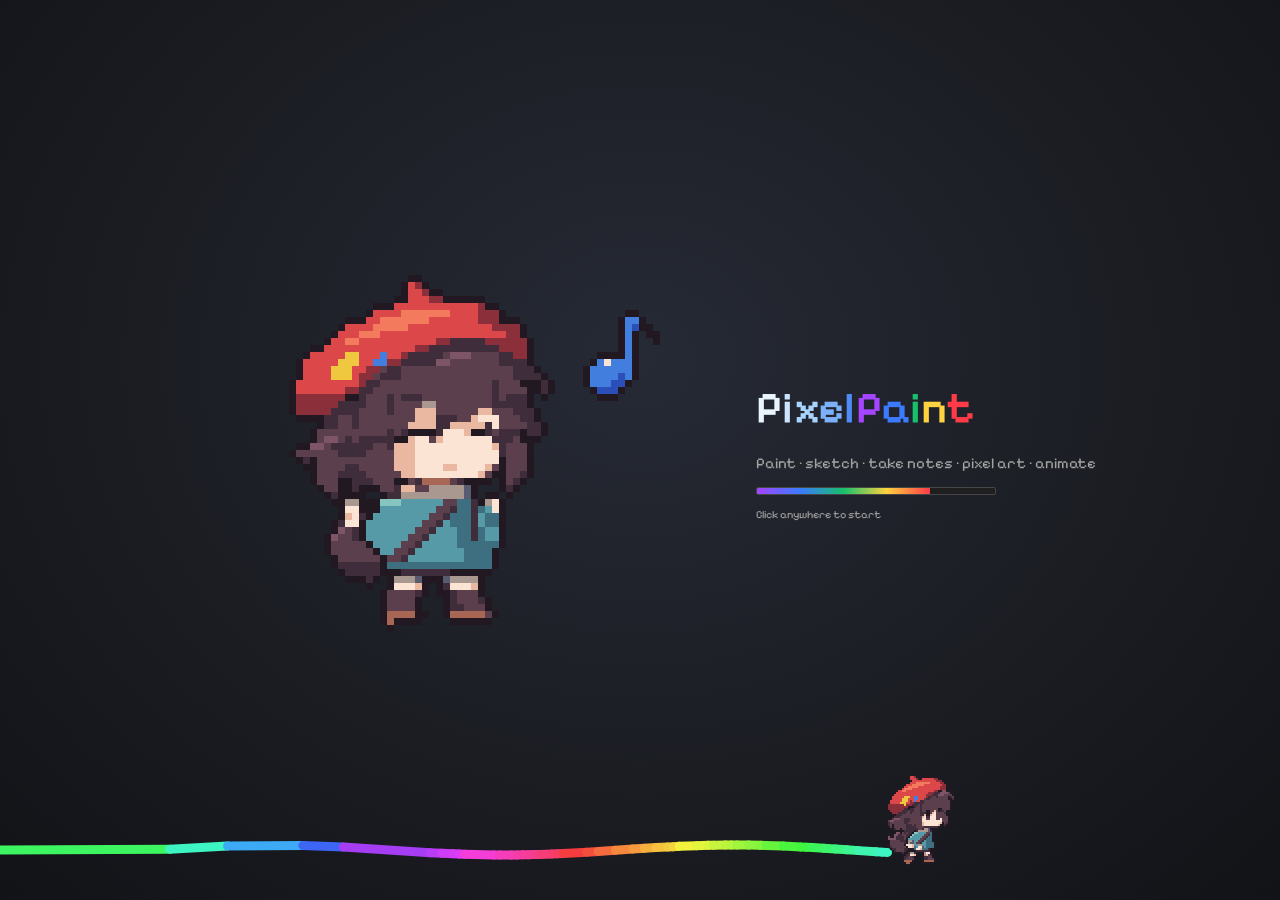
<file: index.html>
<!DOCTYPE html>
<html lang="en">
<head>
<meta charset="utf-8">
<meta name="viewport" content="width=device-width, initial-scale=1, maximum-scale=1, user-scalable=no, viewport-fit=cover">
<script>
// viewport-fit=cover is for the iPhone / iPad notch. On Android it opts the page into drawing under the
// system bars (edge-to-edge), and a tablet's taskbar doesn't report its height back as a safe-area
// inset, so bottom controls sat under it. Elsewhere, let the browser keep the app above its bars.
if (!/iPad|iPhone|iPod/.test(navigator.userAgent) && !(navigator.platform === 'MacIntel' && navigator.maxTouchPoints > 1))
  document.querySelector('meta[name=viewport]').content = 'width=device-width, initial-scale=1, maximum-scale=1, user-scalable=no';
</script>
<title>PixelPaint</title>
<meta name="description" content="PixelPaint — paint, sketch, take notes and make pixel art in your browser.">
<meta name="theme-color" content="#1b1d23">
<meta name="mobile-web-app-capable" content="yes">
<meta name="apple-mobile-web-app-capable" content="yes">
<meta name="apple-mobile-web-app-title" content="PixelPaint">
<link rel="icon" href="icons/icon-192.png?v=9" sizes="192x192" type="image/png">
<link rel="icon" href="icons/icon-32.png?v=9" sizes="32x32" type="image/png">
<link rel="apple-touch-icon" href="icons/apple-touch-icon.png?v=9">
<link rel="manifest" href="manifest.webmanifest">
<style>
/* Boot / update splash: inline so it's the very first thing painted, and it stays until the app
   is ready. Every animation is transform-only, so it keeps playing on the compositor while the
   page is busy starting up. Pyxl walks in place: the sprite atlas (×3) slides behind a window. */
#splash { position: fixed; inset: 0; z-index: 2000; display: grid; place-content: center; justify-items: center; gap: 14px; background: #1b1d23; color: #9aa1b1; font: 13px 'Pixelify Sans', system-ui, sans-serif; transition: opacity .45s; }
#splash.out { opacity: 0; pointer-events: none; }
.sp-win { --p: var(--sp-p, 3px); width: calc(52 * var(--p)); height: calc(54 * var(--p)); overflow: hidden; animation: sp-bob .3s step-end infinite alternate; will-change: transform; }
.sp-strip { width: calc(1034 * var(--p)); height: calc(59 * var(--p)); background: url(assets/pyxl-pixel.webp) 0 0 / 100% 100% no-repeat; image-rendering: pixelated; transform: translate(calc(-133 * var(--p)), calc(-5 * var(--p))); animation: sp-walk .6s infinite; will-change: transform; }
.sp-brand { font-weight: 700; font-size: 22px; letter-spacing: .5px; color: #cbe4ff; } .sp-brand i { font-style: normal; color: #ffd23f; }
.sp-bar { width: 180px; height: 4px; border-radius: 2px; background: #2b2f39; overflow: hidden; }
.sp-bar i { display: block; height: 100%; width: 100%; background: linear-gradient(90deg, #a445ff, #3b7bff, #17c06b, #ffd23f, #ff3b47); transform-origin: left; transform: scaleX(var(--from, 0)); animation: sp-fill 7s cubic-bezier(.12, .7, .3, 1) forwards; will-change: transform; }
.sp-msg { margin: 0; min-height: 1.4em; }
@keyframes sp-walk { 0%, 100% { transform: translate(calc(-133 * var(--p)), calc(-5 * var(--p))); } 33.3% { transform: translate(calc(-232 * var(--p)), calc(-5 * var(--p))); } 66.6% { transform: translate(calc(-181 * var(--p)), calc(-5 * var(--p))); } }
.sp-strip { animation-timing-function: step-end; }
@keyframes sp-bob { to { transform: translateY(calc(-1 * var(--p))); } }
/* one steady fill: fast at first, easing toward 92% until the app says it's ready, then to 100% */
@keyframes sp-fill { from { transform: scaleX(var(--from, 0)); } to { transform: scaleX(.92); } }
@media (prefers-reduced-motion: reduce) { .sp-win { animation: none; } }   /* keep her walk and the progress bar; drop the bob */
</style>
<link rel="stylesheet" href="css/fonts.css">
<link rel="stylesheet" href="css/app.css">
<script>/* splash art pixel = 3 CSS px, rounded to whole device pixels (no mixels) */ document.documentElement.style.setProperty('--sp-p', Math.max(1, Math.round(3 * devicePixelRatio)) / devicePixelRatio + 'px');</script>
<script type="module" src="js/main.js"></script>
</head>
<body data-mode="paint">
<div id="splash" aria-live="polite"><div class="sp-win"><div class="sp-strip"></div></div><div class="sp-brand">Pixel<i>Paint</i></div><div class="sp-bar"><i></i></div><p class="sp-msg">Loading…</p></div>
<script>
// Coming back from an update: carry on the same loading bar from where it stopped.
try { const u = sessionStorage.getItem('pp.updated'); if (u) { document.querySelector('#splash .sp-msg').textContent = 'Updating PixelPaint…'; document.querySelector('#splash .sp-bar i').style.setProperty('--from', Math.min(0.9, +u || 0.6)); } } catch (e) {}
// Safety net: if starting ever stalls, offer a reload - never let the user into a half-loaded app.
setTimeout(() => { const s = document.getElementById('splash'); if (s && !s.hidden && !s.classList.contains('out')) { s.querySelector('.sp-msg').textContent = 'Taking longer than usual… tap to reload'; s.onclick = () => location.reload(); } }, 12000);
</script>
<div id="app">
  <header class="menubar" id="menubar"></header>
  <div class="optionsbar" id="optionsbar"></div>
  <main class="workspace" id="workspace">
    <aside class="dock dock-left" id="dockLeft"><div class="dock-panels"></div><div class="mascot-slot" id="mascotSlot"></div></aside>
    <div class="stage-col"><div class="doc-tabs" id="docTabs" hidden></div><div class="stage" id="stage"><canvas id="view"></canvas></div></div>
    <aside class="dock dock-right" id="dockRight"><div class="dock-resizer"></div><div class="dock-panels"></div></aside>
    <div class="float-layer" id="floatLayer"></div>
    <div id="zen" class="zen"></div>
  </main>
  <section id="timeline" class="timeline"></section>
  <section id="notes" class="notes" hidden></section>
  <footer class="statusbar" id="statusbar"></footer>
</div>
</body>
</html>
</file>
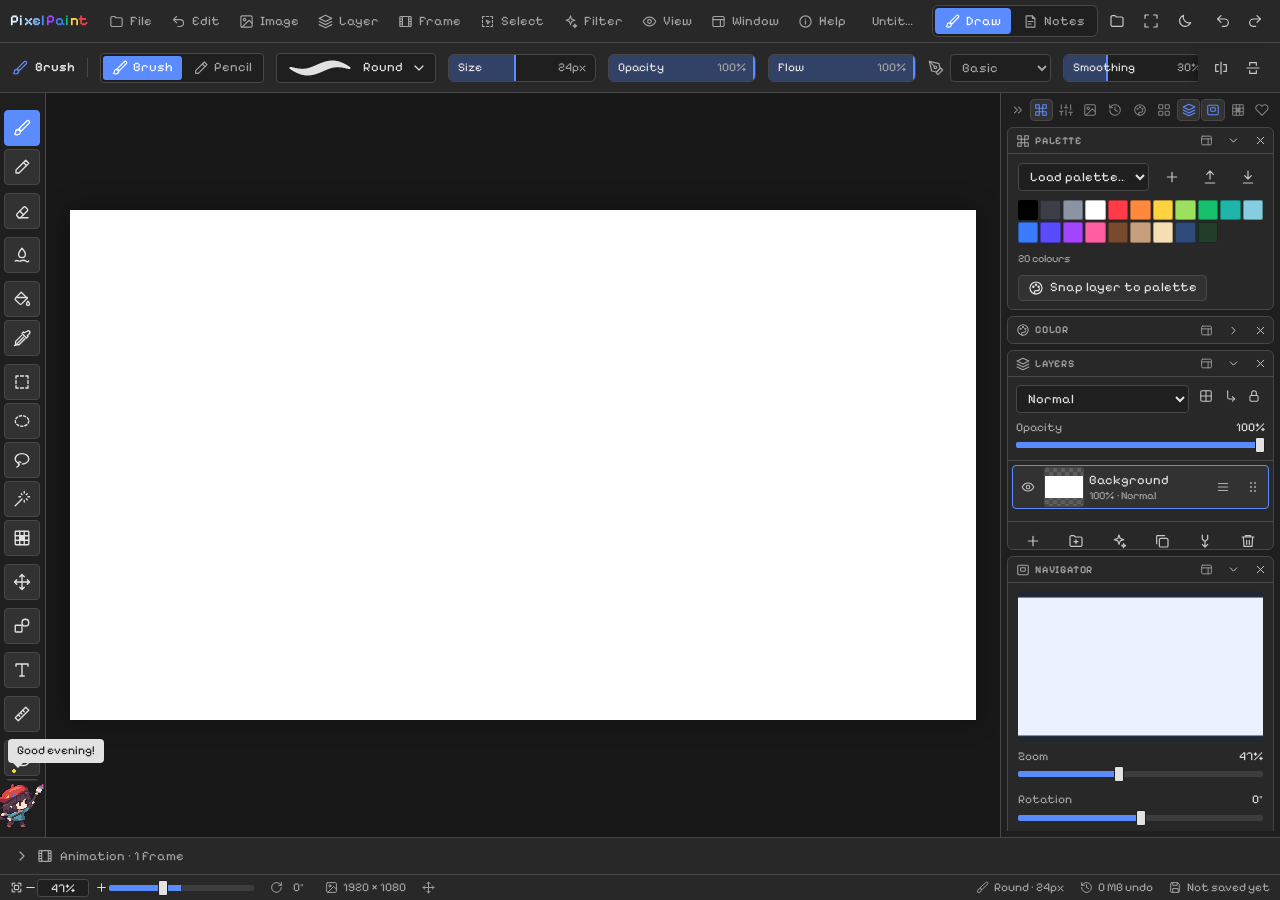
<file: pixel/index.html>
<!doctype html>
<meta charset="utf-8">
<title>PixelPaint</title>
<!-- The old pixel editor is part of Draw now: old links and installs open its Pixel Art workspace. -->
<meta http-equiv="refresh" content="0; url=../?mode=pixel">
<script>location.replace('../?mode=pixel');</script>
</file>
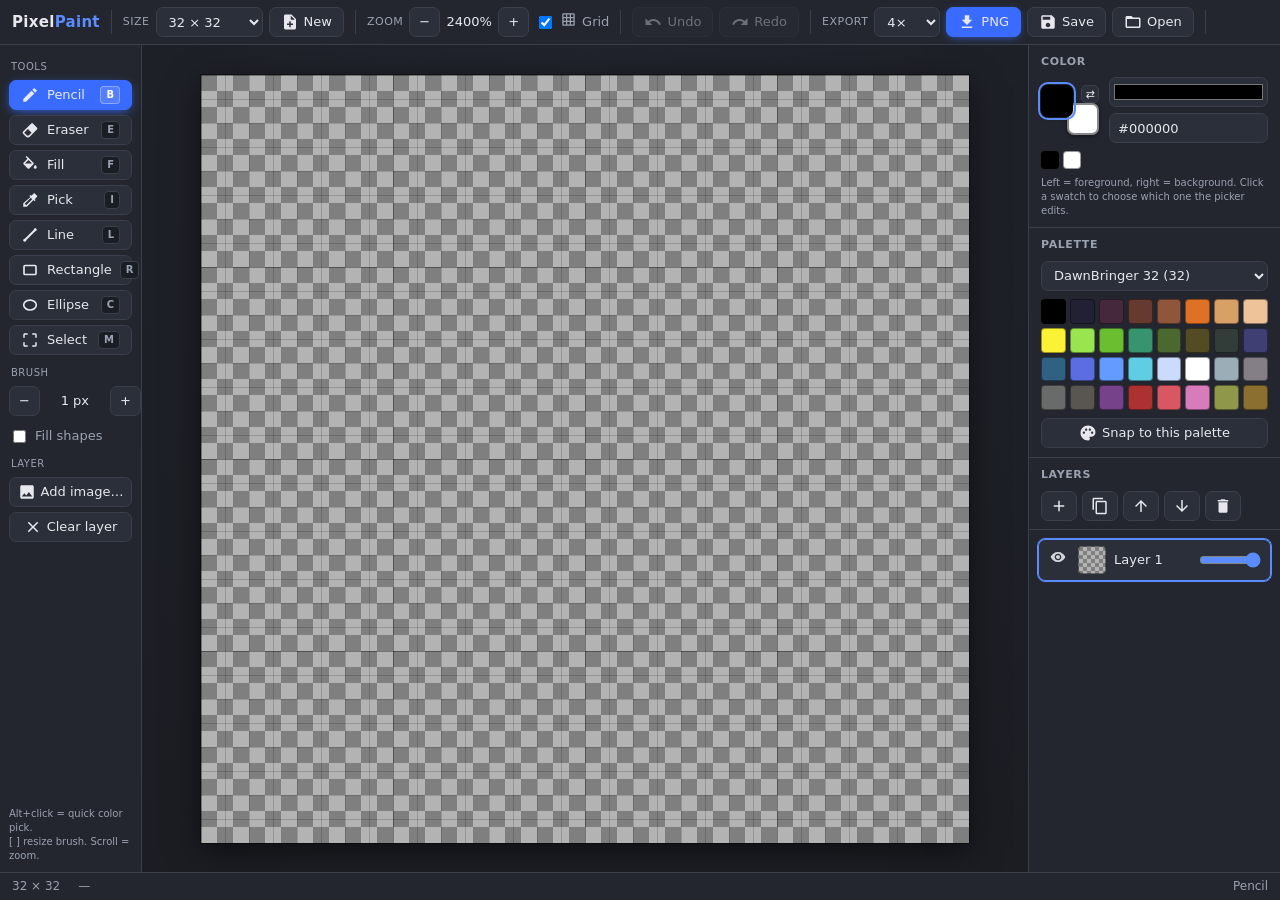
<file: PixelPaint.html>
<!DOCTYPE html>
<html lang="en">
<head>
<meta charset="utf-8" />
<meta name="viewport" content="width=device-width, initial-scale=1.0" />
<title>PixelPaint</title>
<link rel="manifest" href="manifest.webmanifest" />
<meta name="theme-color" content="#1b1d23" />
<meta name="mobile-web-app-capable" content="yes" />
<meta name="apple-mobile-web-app-capable" content="yes" />
<meta name="apple-mobile-web-app-title" content="PixelPaint" />
<link rel="icon" type="image/png" href="icon-192.png" />
<link rel="apple-touch-icon" href="icon-192.png" />
<style>
  :root{
    --bg:#1b1d23; --panel:#23262e; --panel2:#2b2f39; --line:#3a3f4b;
    --text:#e6e8ee; --muted:#9aa1b1; --accent:#5b8cff; --accent2:#3a6bff;
    --danger:#e0556a; --ok:#46c07a;
  }
  *{box-sizing:border-box;}
  html,body{height:100%;margin:0;}
  body{
    background:var(--bg); color:var(--text);
    font:13px/1.4 system-ui,Segoe UI,Roboto,Arial,sans-serif;
    overflow:hidden; user-select:none;
  }
  #app{display:flex; flex-direction:column; height:100vh;}

  /* ---- top bar ---- */
  .topbar{
    display:flex; align-items:center; gap:7px 11px; flex-wrap:wrap;
    padding:7px 12px; background:var(--panel); border-bottom:1px solid var(--line);
  }
  .brand{font-weight:700; letter-spacing:.3px; font-size:15px; white-space:nowrap;}
  .brand b{color:var(--accent);}
  .group{display:flex; align-items:center; gap:6px;}
  .sep{width:1px; height:24px; background:var(--line);}
  label.lbl{color:var(--muted); font-size:11px; text-transform:uppercase; letter-spacing:.5px;}
  button, select, input{font:inherit; color:var(--text);}
  button{
    background:var(--panel2); border:1px solid var(--line); border-radius:7px;
    padding:0 11px; min-height:30px; cursor:pointer; transition:.08s; white-space:nowrap;
    display:inline-flex; align-items:center; justify-content:center; gap:5px;
  }
  button svg{flex:none;}
  .iconbtn{padding:0 9px;}
  button:hover{border-color:var(--accent); background:#323744;}
  button:active{transform:translateY(1px);}
  button.primary{background:var(--accent2); border-color:var(--accent2);}
  button.primary:hover{background:var(--accent);}
  select, input[type=number], input[type=text]{
    background:var(--panel2); border:1px solid var(--line); border-radius:7px; padding:0 8px; height:30px;
  }
  input[type=color]{
    height:30px; width:100%; padding:2px; background:var(--panel2);
    border:1px solid var(--line); border-radius:7px; cursor:pointer;
  }
  input[type=number]{width:56px;}

  /* ---- main ---- */
  .main{flex:1; display:flex; min-height:0;}
  .tools{
    width:142px; flex:none; background:var(--panel); border-right:1px solid var(--line);
    padding:9px; display:flex; flex-direction:column; gap:5px; overflow:auto;
  }
  .tool{
    display:flex; align-items:center; justify-content:flex-start; gap:8px; text-align:left; width:100%;
  }
  .tool.active{background:var(--accent2); border-color:var(--accent2);}
  .tool::after{
    content:attr(data-key); margin-left:auto; font-size:10px; font-weight:700;
    color:var(--muted); background:#1a1d24; border:1px solid var(--line);
    border-radius:4px; padding:1px 5px; line-height:1.45;
  }
  .tool.active::after{color:#fff; border-color:#ffffff55; background:#ffffff22;}
  .toolhead{color:var(--muted); font-size:10px; text-transform:uppercase; letter-spacing:.5px; margin:6px 2px 1px;}

  .stage{
    flex:1; min-width:0; overflow:auto; display:flex; align-items:center; justify-content:center;
    padding:24px; position:relative; background:
      radial-gradient(circle at 50% 0%, #20232b, var(--bg));
  }
  .stage.dragging{outline:3px dashed var(--accent); outline-offset:-12px; background:#222838;}
  .place-bar{
    position:absolute; top:14px; left:50%; transform:translateX(-50%); z-index:30;
    display:flex; align-items:center; gap:8px; background:var(--panel);
    border:1px solid var(--line); border-radius:10px; padding:7px 9px; box-shadow:0 12px 34px #000a;
  }
  .place-bar[hidden]{display:none;}
  .place-bar .info{color:var(--muted); font-size:12px; margin:0 4px; display:flex; align-items:center; gap:5px;}
  .place-bar .info svg{color:var(--accent);}
  .canvas-wrap{
    box-shadow:0 8px 30px #0008, 0 0 0 1px #0006;
    image-rendering:pixelated;
    background:repeating-conic-gradient(#b3b3b3 0% 25%, #7f7f7f 0% 50%) 0 0 / 20px 20px;
  }
  #view{display:block; image-rendering:pixelated; cursor:crosshair; touch-action:none;}

  .side{
    width:252px; flex:none; background:var(--panel); border-left:1px solid var(--line);
    display:flex; flex-direction:column; min-height:0;
  }
  .section{padding:9px 12px; border-bottom:1px solid var(--line);}
  .section h3{margin:0 0 8px; font-size:11px; text-transform:uppercase; letter-spacing:.6px; color:var(--muted);}

  .colorrow{display:flex; align-items:center; gap:10px;}
  .dualswatch{position:relative; width:58px; height:50px; flex:none;}
  .dualswatch .sw{position:absolute; width:32px; height:32px; border-radius:7px;
    border:2px solid #0007; box-shadow:0 1px 4px #0007; cursor:pointer;}
  #primarySwatch{left:0; top:0; z-index:2;}
  #secondarySwatch{right:0; bottom:0; z-index:1;}
  .dualswatch .sw.active{outline:2px solid var(--accent); outline-offset:1px; z-index:3;}
  .swap{position:absolute; right:0; top:0; z-index:4; width:18px; height:18px;
    min-height:0; padding:0; border-radius:5px; font-size:11px; line-height:1;}
  .colorrow .col{display:flex; flex-direction:column; gap:6px; flex:1; min-width:0;}
  .recents{display:flex; flex-wrap:wrap; gap:4px; margin-top:8px; min-height:18px;}
  .recents .rc{width:18px; height:18px; border-radius:4px; border:1px solid #0006; cursor:pointer;}

  .palette{display:grid; grid-template-columns:repeat(8,1fr); gap:4px; margin-top:8px; max-height:158px; overflow:auto;}
  .palette .sw{width:100%; aspect-ratio:1; border-radius:4px; border:1px solid #0006; cursor:pointer;}
  .palette .sw:hover{outline:2px solid var(--accent); outline-offset:1px;}

  .layers{flex:1; min-height:0; display:flex; flex-direction:column;}
  .layers .bar{display:flex; gap:5px; padding:8px 12px; border-bottom:1px solid var(--line); flex-wrap:wrap;}
  .layers .bar button{padding:5px 8px;}
  .layerlist{flex:1; overflow:auto; padding:8px;}
  .layer{
    display:flex; align-items:center; gap:8px; padding:7px 8px; border:1px solid var(--line);
    border-radius:8px; margin-bottom:6px; background:var(--panel2); cursor:pointer;
  }
  .layer.active{border-color:var(--accent); box-shadow:0 0 0 1px var(--accent) inset;}
  .layer .eye{width:24px; text-align:center; cursor:pointer; opacity:.9;}
  .layer .eye.off{opacity:.3;}
  .layer .nm{flex:1; overflow:hidden; text-overflow:ellipsis; white-space:nowrap;}
  .layer .op{width:62px;}
  .layer .thumb{width:28px; height:28px; border-radius:4px; image-rendering:pixelated;
    background:repeating-conic-gradient(#b3b3b3 0% 25%, #7f7f7f 0% 50%) 0 0 / 8px 8px; border:1px solid #0006;}

  .statusbar{
    display:flex; gap:18px; align-items:center; padding:5px 12px;
    background:var(--panel); border-top:1px solid var(--line); color:var(--muted); font-size:12px;
  }
  .statusbar .sp{flex:1;}
  .hint{color:var(--muted); font-size:10px; line-height:1.4; margin-top:auto; padding-top:8px;}
  input[type=range]{width:100%; accent-color:var(--accent);}
  .chk{display:flex; align-items:center; gap:6px; color:var(--muted); cursor:pointer; user-select:none;}

  /* ---- UI polish ---- */
  *{scrollbar-width:thin; scrollbar-color:#3a3f4b transparent;}
  ::-webkit-scrollbar{width:11px; height:11px;}
  ::-webkit-scrollbar-thumb{background:#3a3f4b; border:3px solid var(--panel); border-radius:8px;}
  ::-webkit-scrollbar-thumb:hover{background:#4c5366;}
  ::-webkit-scrollbar-track{background:transparent;}
  button, select, input, .layer, .recents .rc, .dualswatch .sw, .palette .sw{
    transition:background .1s, border-color .1s, box-shadow .1s, transform .06s;
  }
  :focus-visible{outline:2px solid var(--accent); outline-offset:2px;}
  button:focus-visible, .tool:focus-visible{outline-offset:1px;}
  button:disabled, button[disabled]{opacity:.38; cursor:default; pointer-events:none; box-shadow:none;}
  button.primary{box-shadow:0 2px 10px -3px var(--accent2);}
  .tool.active{box-shadow:0 3px 12px -3px var(--accent2);}
  .layer:hover{border-color:#56607a; background:#30343f;}
  .layer .eye{transition:color .1s, opacity .1s;}
  .layer .eye:hover{color:var(--accent);}
  .recents .rc:hover{transform:scale(1.15); outline:2px solid var(--accent); outline-offset:1px;}
  .dualswatch .sw:hover{box-shadow:0 3px 9px #000b;}
  .swap:hover{background:var(--accent2); border-color:var(--accent2);}
  #installBtn{background:var(--ok); border-color:var(--ok); box-shadow:0 2px 10px -3px var(--ok);}
  #installBtn:hover{background:#54d089; border-color:#54d089;}

  /* themed modal */
  .modal-root{position:fixed; inset:0; z-index:1000; display:flex; align-items:center; justify-content:center;}
  .modal-root[hidden]{display:none;}
  .modal-backdrop{position:absolute; inset:0; background:#0009;}
  .modal-card{
    position:relative; width:min(380px,92vw); background:var(--panel);
    border:1px solid var(--line); border-radius:12px; padding:18px 18px 15px;
    box-shadow:0 20px 60px #000b; animation:modalIn .15s ease;
  }
  .modal-card h3{margin:0 0 9px; font-size:15px;}
  .modal-card p{margin:0 0 15px; color:var(--muted); font-size:13px; line-height:1.55; white-space:pre-wrap;}
  .modal-card p:empty{display:none;}
  .modal-card #modalInput{width:100%; margin:0 0 15px;}
  .modal-actions{display:flex; justify-content:flex-end; gap:8px;}
  .modal-card .danger{background:var(--danger); border-color:var(--danger); color:#fff;}
  .modal-card .danger:hover{background:#ec6a7c; border-color:#ec6a7c;}
  @keyframes modalIn{from{opacity:0; transform:translateY(10px) scale(.98);} to{opacity:1; transform:none;}}

  /* themed toasts */
  .toast-root{position:fixed; left:50%; bottom:48px; transform:translateX(-50%);
    z-index:1100; display:flex; flex-direction:column; gap:8px; align-items:center; pointer-events:none;}
  .toast{
    pointer-events:auto; display:flex; align-items:center; gap:9px; max-width:82vw;
    background:var(--panel2); color:var(--text); border:1px solid var(--line);
    border-left:4px solid var(--accent); border-radius:9px; padding:9px 14px; font-size:13px;
    box-shadow:0 10px 30px #0008; animation:toastIn .18s ease;
  }
  .toast.error{border-left-color:var(--danger);}
  .toast.success{border-left-color:var(--ok);}
  .toast.error svg{color:var(--danger);} .toast.success svg{color:var(--ok);} .toast.info svg{color:var(--accent);}
  @keyframes toastIn{from{opacity:0; transform:translateY(10px);} to{opacity:1; transform:none;}}
  @media (prefers-reduced-motion: reduce){ .modal-card,.toast{animation:none;} }

  /* image right-click menu */
  .ctx-menu{
    position:fixed; z-index:1200; min-width:184px; background:var(--panel);
    border:1px solid var(--line); border-radius:9px; padding:5px; box-shadow:0 16px 44px #000c;
  }
  .ctx-menu[hidden]{display:none;}
  .ctx-menu button{
    display:flex; width:100%; justify-content:flex-start; align-items:center;
    background:transparent; border:none; border-radius:6px; padding:7px 10px; min-height:0;
    color:var(--text); font-size:13px;
  }
  .ctx-menu button:hover{background:var(--panel2); border:none;}
  .ctx-sep{height:1px; background:var(--line); margin:5px 4px;}

  /* tighten chrome on smaller windows so the canvas keeps room */
  @media (max-width: 1024px){
    .topbar{gap:6px 9px; padding:6px 10px;}
    .sep{display:none;}
    .tools{width:128px; padding:8px;}
    .side{width:228px;}
    .stage{padding:16px;}
  }
  @media (max-width: 820px){
    .brand{font-size:14px;}
    .tools{width:120px;}
    .side{width:208px;}
    .hint{display:none;}
    label.lbl{display:none;}
  }
</style>
</head>
<body>
<div id="app">
  <!-- TOP BAR -->
  <div class="topbar">
    <div class="brand">Pixel<b>Paint</b></div>
    <div class="sep"></div>

    <div class="group">
      <label class="lbl">Size</label>
      <select id="presetSize" title="Canvas presets">
        <option value="8">8 × 8</option>
        <option value="16">16 × 16</option>
        <option value="32" selected>32 × 32</option>
        <option value="48">48 × 48</option>
        <option value="64">64 × 64</option>
        <option value="96">96 × 96</option>
        <option value="128">128 × 128</option>
        <option value="custom">Custom…</option>
      </select>
      <span id="customSize" class="group" style="display:none">
        <input type="number" id="cw" min="1" max="512" value="32" title="Width" />
        <span style="color:var(--muted)">×</span>
        <input type="number" id="ch" min="1" max="512" value="32" title="Height" />
      </span>
      <button id="newBtn" data-icon="new" title="New canvas (clears everything)">New</button>
    </div>

    <div class="sep"></div>
    <div class="group">
      <label class="lbl">Zoom</label>
      <button id="zoomOut" class="iconbtn" title="Zoom out (-)">−</button>
      <span id="zoomReadout" style="min-width:46px; text-align:center;">1600%</span>
      <button id="zoomIn" class="iconbtn" title="Zoom in (+)">+</button>
      <label class="chk"><input type="checkbox" id="gridToggle" checked /><span data-icon="grid" data-icon-size="15"></span> Grid</label>
    </div>

    <div class="sep"></div>
    <div class="group">
      <button id="undoBtn" data-icon="undo" title="Undo (Ctrl+Z)">Undo</button>
      <button id="redoBtn" data-icon="redo" title="Redo (Ctrl+Y)">Redo</button>
    </div>

    <div class="sep"></div>
    <div class="group">
      <label class="lbl">Export</label>
      <select id="exportScale" title="Export scale">
        <option value="1">1×</option>
        <option value="2">2×</option>
        <option value="4" selected>4×</option>
        <option value="8">8×</option>
        <option value="16">16×</option>
      </select>
      <button id="exportBtn" class="primary" data-icon="download" title="Export PNG (transparent)">PNG</button>
      <button id="saveBtn" data-icon="save" title="Save project (.pxpaint)">Save</button>
      <button id="openBtn" data-icon="folder" title="Open project (.pxpaint)">Open</button>
      <input type="file" id="openInput" accept=".pxpaint,.json,application/json" style="display:none" />
    </div>

    <div class="sep"></div>
    <div class="group">
      <button id="installBtn" class="primary" data-icon="download" title="Install PixelPaint as a desktop app" style="display:none">Install App</button>
    </div>
  </div>

  <!-- MAIN -->
  <div class="main">
    <!-- TOOLS -->
    <div class="tools" id="toolPanel">
      <div class="toolhead">Tools</div>
      <button class="tool" data-tool="pencil"     data-icon="pencil"  data-key="B" title="Pencil (B)">Pencil</button>
      <button class="tool" data-tool="eraser"     data-icon="eraser"  data-key="E" title="Eraser (E)">Eraser</button>
      <button class="tool" data-tool="bucket"     data-icon="fill"    data-key="F" title="Fill (F)">Fill</button>
      <button class="tool" data-tool="eyedropper" data-icon="pick"    data-key="I" title="Pick color (I)">Pick</button>
      <button class="tool" data-tool="line"       data-icon="line"    data-key="L" title="Line (L)">Line</button>
      <button class="tool" data-tool="rect"       data-icon="rect"    data-key="R" title="Rectangle (R)">Rectangle</button>
      <button class="tool" data-tool="ellipse"    data-icon="ellipse" data-key="C" title="Ellipse (C)">Ellipse</button>
      <button class="tool" data-tool="select"     data-icon="select"  data-key="M" title="Rectangle select (M)">Select</button>

      <div class="toolhead">Brush</div>
      <div class="group" style="gap:8px">
        <button id="brushDown" class="iconbtn" title="Smaller brush ([)">−</button>
        <span id="brushReadout" style="min-width:54px; text-align:center;">1 px</span>
        <button id="brushUp" class="iconbtn" title="Bigger brush (])">+</button>
      </div>
      <label class="chk" style="margin-top:6px"><input type="checkbox" id="fillShape" /> Fill shapes</label>

      <div class="toolhead">Layer</div>
      <button id="addImageBtn" data-icon="image" title="Add an image as a new layer (or paste / drag-drop)">Add image…</button>
      <button id="clearLayerBtn" data-icon="clear" title="Erase everything on the active layer">Clear layer</button>
      <input type="file" id="imgInput" accept="image/*" hidden />

      <div class="hint">Alt+click = quick color pick.<br/>[ ] resize brush. Scroll = zoom.</div>
    </div>

    <!-- CANVAS -->
    <div class="stage" id="stage">
      <div class="canvas-wrap" id="wrap">
        <canvas id="view"></canvas>
      </div>
      <div class="place-bar" id="placeBar" hidden>
        <span class="info"><span data-icon="image" data-icon-size="15"></span><span id="placeSize">—</span></span>
        <button id="placeActual" title="Actual size (1:1)">1:1</button>
        <button id="placeFit" title="Fit to canvas">Fit</button>
        <button id="placeCommit" class="primary" data-icon="check" title="Place image (Enter)">Place</button>
        <button id="placeCancel" data-icon="clear" title="Cancel / right-click for more (Esc)">Cancel</button>
      </div>
    </div>

    <!-- SIDE -->
    <div class="side">
      <div class="section">
        <h3>Color</h3>
        <div class="colorrow">
          <div class="dualswatch">
            <div class="sw" id="secondarySwatch" title="Background — right-click a palette color, or right-drag on the canvas"></div>
            <div class="sw" id="primarySwatch" title="Foreground — left-click a palette color, or left-drag on the canvas"></div>
            <button class="swap" id="swapColors" title="Swap foreground / background (X)">⇄</button>
          </div>
          <div class="col">
            <input type="color" id="colorPicker" value="#000000" />
            <input type="text" id="hexInput" value="#000000" spellcheck="false" />
          </div>
        </div>
        <div class="recents" id="recents"></div>
        <div class="hint" style="margin:7px 0 0; padding:0;">Left = foreground, right = background. Click a swatch to choose which one the picker edits.</div>
      </div>

      <div class="section">
        <h3>Palette</h3>
        <select id="paletteSelect" style="width:100%"></select>
        <div class="palette" id="paletteGrid"></div>
        <button id="applyPaletteBtn" data-icon="palette" style="width:100%; margin-top:8px;" title="Remap the active layer (or the current selection) to the nearest colors in this palette">Snap to this palette</button>
      </div>

      <div class="layers">
        <div class="section" style="border:none; padding-bottom:0;"><h3 style="margin:0">Layers</h3></div>
        <div class="bar">
          <button id="addLayer" class="iconbtn" data-icon="add" title="Add layer"></button>
          <button id="dupLayer" class="iconbtn" data-icon="copy" title="Duplicate layer"></button>
          <button id="upLayer" class="iconbtn" data-icon="up" title="Move layer up"></button>
          <button id="downLayer" class="iconbtn" data-icon="down" title="Move layer down"></button>
          <button id="delLayer" class="iconbtn" data-icon="trash" title="Delete layer"></button>
        </div>
        <div class="layerlist" id="layerList"></div>
      </div>
    </div>
  </div>

  <!-- STATUS -->
  <div class="statusbar">
    <span id="docInfo">32 × 32</span>
    <span id="cursorInfo">—</span>
    <span id="selInfo" style="color:var(--accent)"></span>
    <span class="sp"></span>
    <span id="toolInfo">Pencil</span>
  </div>
</div>

<!-- themed modal (confirm / prompt / alert) -->
<div id="modalRoot" class="modal-root" hidden>
  <div class="modal-backdrop" id="modalBackdrop"></div>
  <div class="modal-card" role="dialog" aria-modal="true">
    <h3 id="modalTitle"></h3>
    <p id="modalMsg"></p>
    <input type="text" id="modalInput" spellcheck="false" />
    <div class="modal-actions">
      <button id="modalCancel">Cancel</button>
      <button id="modalOk" class="primary">OK</button>
    </div>
  </div>
</div>
<!-- themed transient toasts -->
<div id="toastRoot" class="toast-root"></div>

<!-- right-click menu for a pasted/dropped image -->
<div id="ctxMenu" class="ctx-menu" hidden>
  <button data-action="actual">Actual size (1:1)</button>
  <button data-action="fit">Fit to canvas</button>
  <button data-action="fill">Fill canvas</button>
  <button data-action="center">Center</button>
  <div class="ctx-sep"></div>
  <button data-action="flipH">Flip horizontal</button>
  <button data-action="flipV">Flip vertical</button>
  <div class="ctx-sep"></div>
  <button data-action="place">Place</button>
  <button data-action="cancel">Cancel</button>
</div>

<!-- right-click menu for a selection -->
<div id="selMenu" class="ctx-menu" hidden>
  <button data-action="fill">Fill with foreground</button>
  <button data-action="snap">Snap to palette</button>
  <button data-action="clear">Clear (delete)</button>
  <div class="ctx-sep"></div>
  <button data-action="selectall">Select all</button>
  <button data-action="deselect">Deselect</button>
</div>

<script>
"use strict";
(function(){

// ------------------------------------------------------------------ palettes
const PALETTES = {
  "DawnBringer 32": ["#000000","#222034","#45283c","#663931","#8f563b","#df7126","#d9a066","#eec39a","#fbf236","#99e550","#6abe30","#37946e","#4b692f","#524b24","#323c39","#3f3f74","#306082","#5b6ee1","#639bff","#5fcde4","#cbdbfc","#ffffff","#9badb7","#847e87","#696a6a","#595652","#76428a","#ac3232","#d95763","#d77bba","#8f974a","#8a6f30"],
  "DawnBringer 16": ["#140c1c","#442434","#30346d","#4e4a4e","#854c30","#346524","#d04648","#757161","#597dce","#d27d2c","#8595a1","#6daa2c","#d2aa99","#6dc2ca","#dad45e","#deeed6"],
  "NES (Nintendo)": ["#7c7c7c","#0000fc","#0000bc","#4428bc","#940084","#a80020","#a81000","#881400","#503000","#007800","#006800","#005800","#004058","#000000","#bcbcbc","#0078f8","#0058f8","#6844fc","#d800cc","#e40058","#f83800","#e45c10","#ac7c00","#00b800","#00a800","#00a844","#008888","#f8f8f8","#3cbcfc","#6888fc","#9878f8","#f878f8","#f85898","#f87858","#fca044","#f8b800","#b8f818","#58d854","#58f898","#00e8d8","#787878","#fcfcfc","#a4e4fc","#b8b8f8","#d8b8f8","#f8b8f8","#f8a4c0","#f0d0b0","#fce0a8","#f8d878","#d8f878","#b8f8b8","#b8f8d8","#00fcfc","#f8d8f8"],
  "Game Boy (DMG)": ["#0f380f","#306230","#8bac0f","#9bbc0f"],
  "Game Boy Pocket": ["#000000","#545454","#a9a9a9","#ffffff"],
  "Sega Master System": [], // generated below (64 colors, 2 bits/channel)
  "Sega Genesis (curated)": ["#000000","#555555","#aaaaaa","#ffffff","#aa0000","#ff0000","#ff5555","#ffaaaa","#005500","#00aa00","#55ff55","#aaffaa","#000055","#0000aa","#5555ff","#aaaaff","#aa5500","#ff8800","#ffaa00","#ffdd55","#550055","#aa00aa","#ff55ff","#ffaaff","#005555","#00aaaa","#55ffff","#aaffff","#553300","#885500","#aa7733","#ddaa77"],
  "PICO-8": ["#000000","#1d2b53","#7e2553","#008751","#ab5236","#5f574f","#c2c3c7","#fff1e8","#ff004d","#ffa300","#ffec27","#00e436","#29adff","#83769c","#ff77a8","#ffccaa"],
  "Commodore 64": ["#000000","#ffffff","#880000","#aaffee","#cc44cc","#00cc55","#0000aa","#eeee77","#dd8855","#664400","#ff7777","#333333","#777777","#aaff66","#0088ff","#bbbbbb"],
  "ZX Spectrum": ["#000000","#0000d7","#d70000","#d700d7","#00d700","#00d7d7","#d7d700","#d7d7d7","#0000ff","#ff0000","#ff00ff","#00ff00","#00ffff","#ffff00","#ffffff"],
  "CGA": ["#000000","#0000aa","#00aa00","#00aaaa","#aa0000","#aa00aa","#aa5500","#aaaaaa","#555555","#5555ff","#55ff55","#55ffff","#ff5555","#ff55ff","#ffff55","#ffffff"],
  "Endesga 32": ["#be4a2f","#d77643","#ead4aa","#e4a672","#b86f50","#733e39","#3e2731","#a22633","#e43b44","#f77622","#feae34","#fee761","#63c74d","#3e8948","#265c42","#193c3e","#124e89","#0099db","#2ce8f5","#ffffff","#c0cbdc","#8b9bb4","#5a6988","#3a4466","#262b44","#181425","#ff0044","#68386c","#b55088","#f6757a","#e8b796","#c28569"],
  "Sweetie 16": ["#1a1c2c","#5d275d","#b13e53","#ef7d57","#ffcd75","#a7f070","#38b764","#257179","#29366f","#3b5dc9","#41a6f6","#73eff7","#f4f4f4","#94b0c2","#566c86","#333c57"],
  "Grayscale": (()=>{const o=[];for(let i=0;i<16;i++){const v=Math.round(i*255/15).toString(16).padStart(2,"0");o.push("#"+v+v+v);}return o;})(),
};
// Generate authentic Sega Master System palette (4 levels per channel = 64 colors)
(function(){const lv=[0,85,170,255],o=[];for(const r of lv)for(const g of lv)for(const b of lv)
  o.push("#"+[r,g,b].map(v=>v.toString(16).padStart(2,"0")).join(""));PALETTES["Sega Master System"]=o;})();

// ------------------------------------------------------------------ state
let W=32, H=32, zoom=16;
let layers=[];           // {id,name,visible,opacity,canvas,ctx}
let activeIndex=0;
let layerSeq=1;
let primary="#000000";
let secondary="#ffffff";
let activeSlot="fg";   // which swatch the picker/hex edits
let drawColor=primary; // resolved per stroke: left=foreground, right=background
let tool="pencil";
let brush=1;
let fillShape=false;
let showGrid=true;
let recents=[];
const MAX_RECENTS=16, MAX_UNDO=80;
let placement=null;  // pending image being positioned: {img, name, x, y, w, h, ar}
let xform=null;      // active move/resize gesture on the placement
let selection=null;  // rectangle selection in art pixels: {x, y, w, h}
let selDrag=null;    // active selection gesture: {mode:'new'|'move', ...}
let selAnts=0, antsTimer=null;  // marching-ants animation

let undoStack=[], redoStack=[];

// ------------------------------------------------------------------ DOM
const $=s=>document.querySelector(s);
const view=$("#view"), vctx=view.getContext("2d");
const flat=document.createElement("canvas"), fctx=flat.getContext("2d");
const wrap=$("#wrap"), stage=$("#stage");

// ------------------------------------------------------------------ icons (inline Material-style SVG, fully offline)
const P = {
  pencil:"M3 17.25V21h3.75L17.81 9.94l-3.75-3.75L3 17.25zM20.71 7.04a.996.996 0 0 0 0-1.41l-2.34-2.34a.996.996 0 0 0-1.41 0l-1.83 1.83 3.75 3.75 1.83-1.83z",
  eraser:"M16.24 3.56l4.95 4.94c.78.79.78 2.05 0 2.84L12 20.53a4.008 4.008 0 0 1-5.66 0L2.81 17c-.78-.79-.78-2.05 0-2.84l10.6-10.6c.79-.78 2.05-.78 2.83 0zM4.22 15.58l3.54 3.54c.78.78 2.04.78 2.83 0l3.53-3.53-4.95-4.95-4.95 4.94z",
  fill:"M16.56 8.94L7.62 0 6.21 1.41l2.38 2.38-5.15 5.15c-.59.59-.59 1.54 0 2.12l5.5 5.5c.29.29.68.44 1.06.44s.77-.15 1.06-.44l5.5-5.5c.59-.58.59-1.53 0-2.12zM5.21 10L10 5.21 14.79 10H5.21zM19 11.5s-2 2.17-2 3.5c0 1.1.9 2 2 2s2-.9 2-2c0-1.33-2-3.5-2-3.5z",
  pick:"M20.71 5.63l-2.34-2.34c-.39-.39-1.02-.39-1.41 0l-3.12 3.12-1.23-1.21-1.41 1.41 1.42 1.42L3 16.25V21h4.75l8.92-8.92 1.42 1.42 1.41-1.41-1.22-1.22 3.12-3.12c.4-.4.4-1.03.01-1.4zM6.92 19L5 17.08l8.06-8.06 1.92 1.92L6.92 19z",
  new:"M14 2H6c-1.1 0-1.99.9-1.99 2L4 20c0 1.1.89 2 2 2h12c1.1 0 2-.9 2-2V8l-6-6zm2 14h-3v3h-2v-3H8v-2h3v-3h2v3h3v2zm-3-7V3.5L18.5 9H13z",
  undo:"M12.5 8c-2.65 0-5.05.99-6.9 2.6L2 7v9h9l-3.62-3.62c1.39-1.16 3.16-1.88 5.12-1.88 3.54 0 6.55 2.31 7.6 5.5l2.37-.78C21.08 11.03 17.15 8 12.5 8z",
  redo:"M18.4 10.6C16.55 8.99 14.15 8 11.5 8c-4.65 0-8.58 3.03-9.96 7.22L3.9 16c1.05-3.19 4.05-5.5 7.6-5.5 1.95 0 3.73.72 5.12 1.88L13 16h9V7l-3.6 3.6z",
  download:"M19 9h-4V3H9v6H5l7 7 7-7zM5 18v2h14v-2H5z",
  save:"M17 3H5c-1.11 0-2 .9-2 2v14c0 1.1.89 2 2 2h14c1.1 0 2-.9 2-2V7l-4-4zm-5 16c-1.66 0-3-1.34-3-3s1.34-3 3-3 3 1.34 3 3-1.34 3-3 3zm3-10H5V5h10v4z",
  folder:"M20 6h-8l-2-2H4c-1.1 0-1.99.9-1.99 2L2 18c0 1.1.9 2 2 2h16c1.1 0 2-.9 2-2V8c0-1.1-.9-2-2-2zm0 12H4V8h16v10z",
  grid:"M20 2H4c-1.1 0-2 .9-2 2v16c0 1.1.9 2 2 2h16c1.1 0 2-.9 2-2V4c0-1.1-.9-2-2-2zM8 20H4v-4h4v4zm0-6H4v-4h4v4zm0-6H4V4h4v4zm6 12h-4v-4h4v4zm0-6h-4v-4h4v4zm0-6h-4V4h4v4zm6 12h-4v-4h4v4zm0-6h-4v-4h4v4zm0-6h-4V4h4v4z",
  clear:"M19 6.41L17.59 5 12 10.59 6.41 5 5 6.41 10.59 12 5 17.59 6.41 19 12 13.41 17.59 19 19 17.59 13.41 12z",
  check:"M9 16.17L4.83 12l-1.42 1.41L9 19 21 7l-1.41-1.41z",
  info:"M11 7h2v2h-2zm0 4h2v6h-2zm1-9C6.48 2 2 6.48 2 12s4.48 10 10 10 10-4.48 10-10S17.52 2 12 2zm0 18c-4.41 0-8-3.59-8-8s3.59-8 8-8 8 3.59 8 8-3.59 8-8 8z",
  image:"M21 19V5c0-1.1-.9-2-2-2H5c-1.1 0-2 .9-2 2v14c0 1.1.9 2 2 2h14c1.1 0 2-.9 2-2zM8.5 13.5l2.5 3.01L14.5 12l4.5 6H5l3.5-4.5z",
  select:"M3 5v4h2V5h4V3H5c-1.1 0-2 .9-2 2zm2 10H3v4c0 1.1.9 2 2 2h4v-2H5v-4zM19 3h-4v2h4v4h2V5c0-1.1-.9-2-2-2zm0 16h-4v2h4c1.1 0 2-.9 2-2v-4h-2v4z",
  palette:"M12 2C6.49 2 2 6.49 2 12s4.49 10 10 10c1.38 0 2.5-1.12 2.5-2.5 0-.61-.23-1.2-.64-1.67-.08-.1-.13-.21-.13-.33 0-.28.22-.5.5-.5H16c3.31 0 6-2.69 6-6 0-4.96-4.49-9-10-9zm5.5 11c-.83 0-1.5-.67-1.5-1.5s.67-1.5 1.5-1.5 1.5.67 1.5 1.5-.67 1.5-1.5 1.5zm-3-4c-.83 0-1.5-.67-1.5-1.5S13.67 6 14.5 6s1.5.67 1.5 1.5S15.33 9 14.5 9zM5 11.5c0-.83.67-1.5 1.5-1.5s1.5.67 1.5 1.5S7.33 13 6.5 13 5 12.33 5 11.5zm6-4C11 8.33 10.33 9 9.5 9S8 8.33 8 7.5 8.67 6 9.5 6s1.5.67 1.5 1.5z",
  add:"M19 13h-6v6h-2v-6H5v-2h6V5h2v6h6v2z",
  copy:"M16 1H4c-1.1 0-2 .9-2 2v14h2V3h12V1zm3 4H8c-1.1 0-2 .9-2 2v14c0 1.1.9 2 2 2h11c1.1 0 2-.9 2-2V7c0-1.1-.9-2-2-2zm0 16H8V7h11v14z",
  up:"M4 12l1.41 1.41L11 7.83V20h2V7.83l5.58 5.59L20 12l-8-8-8 8z",
  down:"M20 12l-1.41-1.41L13 16.17V4h-2v12.17l-5.58-5.59L4 12l8 8 8-8z",
  trash:"M6 19c0 1.1.9 2 2 2h8c1.1 0 2-.9 2-2V7H6v12zM19 4h-3.5l-1-1h-5l-1 1H5v2h14V4z",
  visible:"M12 4.5C7 4.5 2.73 7.61 1 12c1.73 4.39 6 7.5 11 7.5s9.27-3.11 11-7.5c-1.73-4.39-6-7.5-11-7.5zM12 17c-2.76 0-5-2.24-5-5s2.24-5 5-5 5 2.24 5 5-2.24 5-5 5zm0-8c-1.66 0-3 1.34-3 3s1.34 3 3 3 3-1.34 3-3-1.34-3-3-3z",
  hidden:"M12 7c2.76 0 5 2.24 5 5 0 .65-.13 1.26-.36 1.83l2.92 2.92c1.51-1.26 2.7-2.89 3.43-4.75-1.73-4.39-6-7.5-11-7.5-1.4 0-2.74.25-3.98.7l2.16 2.16C10.74 7.13 11.35 7 12 7zM2 4.27l2.28 2.28.46.46C3.08 8.3 1.78 10.02 1 12c1.73 4.39 6 7.5 11 7.5 1.55 0 3.03-.3 4.38-.84l.42.42L19.73 22 21 20.73 3.27 3 2 4.27zM7.53 9.8l1.55 1.55c-.05.21-.08.43-.08.65 0 1.66 1.34 3 3 3 .22 0 .44-.03.65-.08l1.55 1.55c-.67.33-1.41.53-2.2.53-2.76 0-5-2.24-5-5 0-.79.2-1.53.53-2.2zm4.31-.78l3.15 3.15.02-.16c0-1.66-1.34-3-3-3l-.17.01z"
};
const ICON = {};
for(const k in P) ICON[k] = '<path d="'+P[k]+'"/>';
ICON.line    = '<path d="M5 19L19 5" fill="none" stroke="currentColor" stroke-width="2.6" stroke-linecap="round"/><circle cx="5" cy="19" r="1.9"/><circle cx="19" cy="5" r="1.9"/>';
ICON.rect    = '<rect x="4" y="6" width="16" height="12" rx="1.5" fill="none" stroke="currentColor" stroke-width="2.2"/>';
ICON.ellipse = '<ellipse cx="12" cy="12" rx="8.4" ry="6.6" fill="none" stroke="currentColor" stroke-width="2.2"/>';

function iconSVG(name,size){
  size=size||18;
  return "<svg viewBox='0 0 24 24' width='"+size+"' height='"+size+"' fill='currentColor' aria-hidden='true'>"+(ICON[name]||"")+"</svg>";
}
function hydrateIcons(root){
  (root||document).querySelectorAll("[data-icon]").forEach(el=>{
    el.insertAdjacentHTML("afterbegin", iconSVG(el.dataset.icon, el.dataset.iconSize? +el.dataset.iconSize : 18));
    el.removeAttribute("data-icon");
  });
}

// ------------------------------------------------------------------ tool cursors (SVG data-URI, hotspot at the action point)
function toolCursor(pathName,hx,hy){
  const svg="<svg xmlns='http://www.w3.org/2000/svg' width='24' height='24' viewBox='0 0 24 24'>"+
    "<path d='"+P[pathName]+"' fill='black' stroke='white' stroke-width='1' stroke-linejoin='round'/></svg>";
  return "url(\"data:image/svg+xml,"+encodeURIComponent(svg)+"\") "+hx+" "+hy+", crosshair";
}
const CURSORS = {
  pencil:     toolCursor("pencil",3,21),
  eraser:     toolCursor("eraser",5,20),
  bucket:     toolCursor("fill",5,20),
  eyedropper: toolCursor("pick",3,21),
  line:"crosshair", rect:"crosshair", ellipse:"crosshair"
};

// ------------------------------------------------------------------ themed dialogs (replace native alert/confirm/prompt)
let modalResolve=null;
function openModal(o){
  return new Promise(resolve=>{
    modalResolve=resolve;
    $("#modalTitle").textContent=o.title||"";
    $("#modalMsg").textContent=o.message||"";
    const inp=$("#modalInput");
    if(o.input){ inp.style.display=""; inp.value=o.value||""; } else { inp.style.display="none"; }
    const ok=$("#modalOk"); ok.textContent=o.okText||"OK"; ok.classList.toggle("danger", !!o.danger);
    const cancel=$("#modalCancel");
    if(o.cancel===false){ cancel.style.display="none"; } else { cancel.style.display=""; cancel.textContent=o.cancelText||"Cancel"; }
    $("#modalRoot").hidden=false;
    setTimeout(()=>{ const f=o.input?inp:ok; f.focus(); if(o.input) inp.select(); },0);
  });
}
function closeModal(result){
  if($("#modalRoot").hidden) return;
  $("#modalRoot").hidden=true;
  const r=modalResolve; modalResolve=null;
  if(r) r(result);
}
function showConfirm(message,opts){ opts=opts||{}; return openModal({title:opts.title||"Confirm",message,okText:opts.okText||"Confirm",cancelText:opts.cancelText,danger:opts.danger}); }
function showPrompt(message,value,opts){ opts=opts||{}; return openModal({title:opts.title||"Rename",message,input:true,value,okText:opts.okText||"OK"}); }
function showAlert(message,opts){ opts=opts||{}; return openModal({title:opts.title||"Notice",message,okText:"OK",cancel:false}); }

function showToast(message,type,ms){
  const el=document.createElement("div");
  el.className="toast "+(type||"info");
  const ic = type==="error"?"clear" : type==="success"?"check" : "info";
  el.innerHTML=iconSVG(ic,17)+"<span></span>";
  el.querySelector("span").textContent=message;
  $("#toastRoot").appendChild(el);
  setTimeout(()=>{ el.style.transition="opacity .25s,transform .25s"; el.style.opacity="0"; el.style.transform="translateY(6px)";
    setTimeout(()=>el.remove(),260); }, ms||2800);
}

// ------------------------------------------------------------------ helpers
function hexToRgb(h){h=h.replace("#","");return [parseInt(h.slice(0,2),16),parseInt(h.slice(2,4),16),parseInt(h.slice(4,6),16)];}
function clamp(v,a,b){return v<a?a:v>b?b:v;}

function makeLayerCanvas(){const c=document.createElement("canvas");c.width=W;c.height=H;return c;}

function addLayer(name,atTop=true){
  const c=makeLayerCanvas();
  const l={id:layerSeq++, name:name||("Layer "+layerSeq), visible:true, opacity:1, canvas:c, ctx:c.getContext("2d")};
  // Insert above the active layer; clamp so the very first layer lands at index 0 (not 1).
  const insertAt = atTop ? Math.min(activeIndex+1, layers.length) : layers.length;
  layers.splice(insertAt,0,l);
  activeIndex=insertAt;
  return l;
}

function activeLayer(){return layers[activeIndex];}

// ------------------------------------------------------------------ document
function newDocument(w,h,makeFirst=true){
  placement=null; xform=null; const pb=document.getElementById("placeBar"); if(pb) pb.hidden=true;
  selection=null; selDrag=null; stopAnts(); updateSelStatus();
  W=clamp(w|0,1,512); H=clamp(h|0,1,512);
  layers=[]; activeIndex=0; layerSeq=1;
  flat.width=W; flat.height=H;
  if(makeFirst) addLayer("Layer 1");
  fitZoom();
  undoStack=[]; redoStack=[];
  renderLayers(); composite(); updateUndoButtons(); updateDocInfo();
}

function fitZoom(){
  let target=Math.min(stage.clientWidth, stage.clientHeight)-40;
  if(!isFinite(target) || target<80) target=640; // layout not ready / headless fallback
  const z=Math.max(1, Math.floor(target/Math.max(W,H)));
  setZoom(clamp(z,1,48), false);
}

function setZoom(z, recompose=true){
  zoom=clamp(z,1,48);
  view.width=W*zoom; view.height=H*zoom;
  const cell=Math.max(6, Math.min(zoom,16));
  wrap.style.backgroundSize=(cell*2)+"px "+(cell*2)+"px";
  $("#zoomReadout").textContent=Math.round(zoom*100)+"%";
  if(recompose) composite();
}

function updateDocInfo(){$("#docInfo").textContent=W+" × "+H;}

// ------------------------------------------------------------------ compositing
function composite(){
  fctx.clearRect(0,0,W,H);
  for(const l of layers){
    if(!l.visible) continue;
    fctx.globalAlpha=l.opacity;
    fctx.drawImage(l.canvas,0,0);
  }
  fctx.globalAlpha=1;

  vctx.imageSmoothingEnabled=false;
  vctx.clearRect(0,0,view.width,view.height);
  vctx.drawImage(flat,0,0,W*zoom,H*zoom);
  if(showGrid && zoom>=4) drawGrid();
  if(placement) drawPlacement();
  if(selDrag && selDrag.float) drawFloat();
  if(selection) drawSelection();
}

function drawGrid(){
  vctx.save();
  for(let x=0;x<=W;x++){
    vctx.fillStyle = (x%8===0)?"rgba(0,0,0,.35)":"rgba(0,0,0,.16)";
    vctx.fillRect(x*zoom,0,1,H*zoom);
  }
  for(let y=0;y<=H;y++){
    vctx.fillStyle = (y%8===0)?"rgba(0,0,0,.35)":"rgba(0,0,0,.16)";
    vctx.fillRect(0,y*zoom,W*zoom,1);
  }
  vctx.restore();
}

// ------------------------------------------------------------------ undo / redo
function snapshot(){
  return {
    w:W,h:H,active:activeIndex,
    layers:layers.map(l=>({
      name:l.name, visible:l.visible, opacity:l.opacity,
      img:l.ctx.getImageData(0,0,W,H)
    }))
  };
}
function restore(snap){
  W=snap.w; H=snap.h; flat.width=W; flat.height=H;
  layers=snap.layers.map(s=>{
    const c=makeLayerCanvas(); const ctx=c.getContext("2d");
    ctx.putImageData(cloneImg(s.img),0,0);
    return {id:layerSeq++, name:s.name, visible:s.visible, opacity:s.opacity, canvas:c, ctx:ctx};
  });
  activeIndex=clamp(snap.active,0,layers.length-1);
  selection=null; selDrag=null; stopAnts(); updateSelStatus();
  setZoom(zoom,false); renderLayers(); composite(); updateDocInfo();
}
function cloneImg(img){return new ImageData(new Uint8ClampedArray(img.data),img.width,img.height);}

function pushUndo(){
  undoStack.push(snapshot());
  if(undoStack.length>MAX_UNDO) undoStack.shift();
  redoStack=[];
  updateUndoButtons();
}
function undo(){
  if(!undoStack.length) return;
  redoStack.push(snapshot());
  restore(undoStack.pop());
  updateUndoButtons();
}
function redo(){
  if(!redoStack.length) return;
  undoStack.push(snapshot());
  restore(redoStack.pop());
  updateUndoButtons();
}
function updateUndoButtons(){
  $("#undoBtn").disabled=!undoStack.length;
  $("#redoBtn").disabled=!redoStack.length;
}

// ------------------------------------------------------------------ drawing primitives
function stamp(ctx,x,y,erase){
  const s=brush, o=Math.floor((s-1)/2);
  let sx=x-o, sy=y-o, ex=sx+s, ey=sy+s;
  if(selection){ // clip the brush block to the selection
    sx=Math.max(sx,selection.x); sy=Math.max(sy,selection.y);
    ex=Math.min(ex,selection.x+selection.w); ey=Math.min(ey,selection.y+selection.h);
    if(ex<=sx||ey<=sy) return;
  }
  if(erase) ctx.clearRect(sx,sy,ex-sx,ey-sy);
  else{ ctx.fillStyle=drawColor; ctx.fillRect(sx,sy,ex-sx,ey-sy); }
}
function inSel(x,y){ return !selection || (x>=selection.x && x<selection.x+selection.w && y>=selection.y && y<selection.y+selection.h); }

function linePixels(x0,y0,x1,y1){
  const pts=[]; let dx=Math.abs(x1-x0), dy=Math.abs(y1-y0);
  let sx=x0<x1?1:-1, sy=y0<y1?1:-1, err=dx-dy;
  while(true){ pts.push([x0,y0]); if(x0===x1&&y0===y1) break;
    const e2=2*err; if(e2>-dy){err-=dy;x0+=sx;} if(e2<dx){err+=dx;y0+=sy;} }
  return pts;
}
function rectPixels(x0,y0,x1,y1,filled){
  const ax=Math.min(x0,x1),bx=Math.max(x0,x1),ay=Math.min(y0,y1),by=Math.max(y0,y1),pts=[];
  for(let y=ay;y<=by;y++) for(let x=ax;x<=bx;x++){
    if(filled||x===ax||x===bx||y===ay||y===by) pts.push([x,y]);
  }
  return pts;
}
function ellipsePixels(x0,y0,x1,y1,filled){
  const ax=Math.min(x0,x1),bx=Math.max(x0,x1),ay=Math.min(y0,y1),by=Math.max(y0,y1);
  const cx=(ax+bx+1)/2, cy=(ay+by+1)/2, rx=(bx-ax+1)/2, ry=(by-ay+1)/2;
  const inside=(px,py)=>{const nx=(px+0.5-cx)/rx, ny=(py+0.5-cy)/ry; return nx*nx+ny*ny<=1;};
  const pts=[];
  for(let y=ay;y<=by;y++) for(let x=ax;x<=bx;x++){
    if(!inside(x,y)) continue;
    if(filled){pts.push([x,y]);continue;}
    if(!(inside(x-1,y)&&inside(x+1,y)&&inside(x,y-1)&&inside(x,y+1))) pts.push([x,y]);
  }
  return pts;
}
function applyPixels(ctx,pts,erase){
  if(!erase) ctx.fillStyle=drawColor;
  for(const [x,y] of pts){ if(!inSel(x,y)) continue; if(erase) ctx.clearRect(x,y,1,1); else ctx.fillRect(x,y,1,1); }
}
function previewPixels(pts){
  vctx.save(); vctx.globalAlpha=.85; vctx.fillStyle=drawColor;
  for(const [x,y] of pts) vctx.fillRect(x*zoom,y*zoom,zoom,zoom);
  vctx.restore();
}

function floodFill(ctx,sx,sy,hex){
  if(!inSel(sx,sy)) return;                 // can't start a fill outside the selection
  const bx0=selection?selection.x:0, by0=selection?selection.y:0;
  const bx1=selection?selection.x+selection.w:W, by1=selection?selection.y+selection.h:H;
  const img=ctx.getImageData(0,0,W,H), d=img.data;
  const at=(x,y)=>(y*W+x)*4;
  const si=at(sx,sy);
  const tr=d[si],tg=d[si+1],tb=d[si+2],ta=d[si+3];
  const [fr,fg,fb]=hexToRgb(hex), fa=255;
  if(tr===fr&&tg===fg&&tb===fb&&ta===fa) return;
  const stack=[[sx,sy]];
  while(stack.length){
    const [x,y]=stack.pop();
    if(x<bx0||y<by0||x>=bx1||y>=by1) continue;   // confine the flood to the selection bounds
    const i=at(x,y);
    if(d[i]!==tr||d[i+1]!==tg||d[i+2]!==tb||d[i+3]!==ta) continue;
    d[i]=fr;d[i+1]=fg;d[i+2]=fb;d[i+3]=fa;
    stack.push([x+1,y],[x-1,y],[x,y+1],[x,y-1]);
  }
  ctx.putImageData(img,0,0);
}

function pickColor(x,y,slot){
  const p=fctx.getImageData(x,y,1,1).data;
  if(p[3]===0) return;
  const hex="#"+[p[0],p[1],p[2]].map(v=>v.toString(16).padStart(2,"0")).join("");
  setColor(hex, slot||activeSlot); setActiveSlot(slot||activeSlot);
}

// ------------------------------------------------------------------ image placement (paste / drop / import)
function toArtF(e){ const r=view.getBoundingClientRect(); return {x:(e.clientX-r.left)/zoom, y:(e.clientY-r.top)/zoom}; }

function placeCenter(){ placement.x=Math.round((W-placement.w)/2); placement.y=Math.round((H-placement.h)/2); }
function placeActual(){ placement.w=placement.natW; placement.h=placement.natH; placeCenter(); }   // 1:1 native pixels
function placeFit(){ const s=Math.min(W/placement.natW, H/placement.natH); placement.w=Math.max(1,Math.round(placement.natW*s)); placement.h=Math.max(1,Math.round(placement.natH*s)); placeCenter(); }
function placeFill(){ const s=Math.max(W/placement.natW, H/placement.natH); placement.w=Math.max(1,Math.round(placement.natW*s)); placement.h=Math.max(1,Math.round(placement.natH*s)); placeCenter(); }
function beginPlacement(img, name){
  const iw=img.naturalWidth||img.width, ih=img.naturalHeight||img.height;
  placement={img, name:(name||"Image"), natW:iw, natH:ih, ar:iw/ih, flipH:false, flipV:false, x:0, y:0, w:iw, h:ih};
  placeCenter();   // full (native) size by default, centered on the canvas
  xform=null;
  $("#placeBar").hidden=false; updatePlaceInfo();
  view.style.cursor="move";
  composite();
  showToast("Pasted at full size. Drag to move, handles to resize, right-click for options (Fit, 1:1…).","info",4400);
}
function endPlacement(){
  placement=null; xform=null; $("#placeBar").hidden=true; closeCtxMenu();
  view.style.cursor=CURSORS[tool]||"crosshair";
}
function openMenuAt(m,x,y){
  m.hidden=false;
  const r=m.getBoundingClientRect();
  m.style.left=Math.min(x, window.innerWidth-r.width-6)+"px";
  m.style.top=Math.min(y, window.innerHeight-r.height-6)+"px";
}
function openCtxMenu(x,y){ openMenuAt($("#ctxMenu"),x,y); }
function openSelMenu(x,y){ openMenuAt($("#selMenu"),x,y); }
function closeCtxMenu(){ const a=$("#ctxMenu"),b=$("#selMenu"); if(a)a.hidden=true; if(b)b.hidden=true; }
function cancelPlacement(){ if(!placement) return; endPlacement(); composite(); }
function commitPlacement(){
  if(!placement) return;
  pushUndo();
  const nm=placement.name.length>22? placement.name.slice(0,22) : placement.name;
  const L=addLayer(nm);
  L.ctx.imageSmoothingEnabled=false;
  drawImageFlipped(L.ctx, placement.img, Math.round(placement.x), Math.round(placement.y),
    Math.max(1,Math.round(placement.w)), Math.max(1,Math.round(placement.h)), placement.flipH, placement.flipV);
  endPlacement();
  renderLayers(); composite(); refreshThumb(L);
  showToast("Image added as a new layer.","success");
}
function updatePlaceInfo(){ if(placement) $("#placeSize").textContent=Math.round(placement.w)+" × "+Math.round(placement.h)+" px"; }

function drawImageFlipped(ctx, img, dx, dy, dw, dh, fh, fv){
  ctx.save();
  ctx.translate(dx + (fh?dw:0), dy + (fv?dh:0));
  ctx.scale(fh?-1:1, fv?-1:1);
  ctx.drawImage(img, 0, 0, dw, dh);
  ctx.restore();
}
function drawPlacement(){
  const z=zoom, x=placement.x*z, y=placement.y*z, w=placement.w*z, h=placement.h*z;
  vctx.save();
  vctx.imageSmoothingEnabled=false;
  drawImageFlipped(vctx, placement.img, x, y, w, h, placement.flipH, placement.flipV);
  vctx.lineWidth=1.5; vctx.strokeStyle="#5b8cff"; vctx.setLineDash([6,4]);
  vctx.strokeRect(x+0.5, y+0.5, w, h);
  vctx.setLineDash([]);
  const hs=9;
  const pts=[[x,y],[x+w/2,y],[x+w,y],[x+w,y+h/2],[x+w,y+h],[x+w/2,y+h],[x,y+h],[x,y+h/2]];
  for(const [hx,hy] of pts){
    vctx.fillStyle="#fff"; vctx.fillRect(hx-hs/2, hy-hs/2, hs, hs);
    vctx.strokeStyle="#5b8cff"; vctx.strokeRect(hx-hs/2+0.5, hy-hs/2+0.5, hs-1, hs-1);
  }
  vctx.restore();
}

function placementHit(a){
  const {x,y,w,h}=placement, tol=10/zoom;
  const pts={nw:[x,y],n:[x+w/2,y],ne:[x+w,y],e:[x+w,y+h/2],se:[x+w,y+h],s:[x+w/2,y+h],sw:[x,y+h],w:[x,y+h/2]};
  for(const k in pts){ if(Math.abs(a.x-pts[k][0])<=tol && Math.abs(a.y-pts[k][1])<=tol) return k; }
  if(a.x>=x && a.x<=x+w && a.y>=y && a.y<=y+h) return "move";
  return null;
}
function placementDown(e){
  const a=toArtF(e), mode=placementHit(a);
  if(!mode) return;
  view.setPointerCapture(e.pointerId);
  xform={mode, start:a, rect:{x:placement.x,y:placement.y,w:placement.w,h:placement.h}};
}
function placementMove(e){
  const a=toArtF(e), r=xform.rect, m=xform.mode, dx=a.x-xform.start.x, dy=a.y-xform.start.y;
  let x=r.x, y=r.y, w=r.w, h=r.h;
  if(m==="move"){ x=r.x+dx; y=r.y+dy; }
  else{
    if(m.indexOf("e")>=0) w=r.w+dx;
    if(m.indexOf("s")>=0) h=r.h+dy;
    if(m.indexOf("w")>=0){ x=r.x+dx; w=r.w-dx; }
    if(m.indexOf("n")>=0){ y=r.y+dy; h=r.h-dy; }
    if(e.shiftKey && m.length===2){ // corner: lock aspect ratio
      h=w/placement.ar;
      if(m.indexOf("n")>=0) y=(r.y+r.h)-h;
    }
    if(w<1) w=1; if(h<1) h=1;
  }
  placement.x=x; placement.y=y; placement.w=w; placement.h=h;
  updatePlaceInfo(); composite();
}
function updatePlacementCursor(e){
  const m=placementHit(toArtF(e));
  const map={nw:"nwse-resize",se:"nwse-resize",ne:"nesw-resize",sw:"nesw-resize",n:"ns-resize",s:"ns-resize",e:"ew-resize",w:"ew-resize",move:"move"};
  view.style.cursor = m ? map[m] : "default";
}

function loadImageFromBlob(blob, name){
  const url=URL.createObjectURL(blob), img=new Image();
  img.onload=()=>{ URL.revokeObjectURL(url); beginPlacement(img, name); };
  img.onerror=()=>{ URL.revokeObjectURL(url); showToast("Couldn't read that image.","error"); };
  img.src=url;
}
function loadImageFromURL(url, name){
  const img=new Image(); img.crossOrigin="anonymous";
  img.onload=()=>beginPlacement(img, name);
  img.onerror=()=>showToast("Couldn't load that image (cross-origin blocked).","error");
  img.src=url;
}

// ------------------------------------------------------------------ selection (rectangle marquee)
function updateSelStatus(){ $("#selInfo").textContent = selection ? ("Sel "+selection.w+"×"+selection.h) : ""; }
function startAnts(){ if(antsTimer||!selection) return; antsTimer=setInterval(()=>{ if(!selection){ stopAnts(); return; } selAnts=(selAnts+1)%8; composite(); }, 90); }
function stopAnts(){ if(antsTimer){ clearInterval(antsTimer); antsTimer=null; } }
function clearSelection(){ selection=null; selDrag=null; stopAnts(); updateSelStatus(); composite(); }
function selectAll(){ selection={x:0,y:0,w:W,h:H}; updateSelStatus(); startAnts(); composite(); }
function clearSelectionContents(){ const L=activeLayer(); if(!L||!selection) return; pushUndo(); L.ctx.clearRect(selection.x,selection.y,selection.w,selection.h); composite(); refreshThumb(L); }
function fillSelection(){ const L=activeLayer(); if(!L||!selection) return; pushUndo(); L.ctx.fillStyle=primary; L.ctx.fillRect(selection.x,selection.y,selection.w,selection.h); composite(); refreshThumb(L); }

function drawFloat(){
  vctx.imageSmoothingEnabled=false;
  vctx.drawImage(selDrag.float, selDrag.fx*zoom, selDrag.fy*zoom, selDrag.float.width*zoom, selDrag.float.height*zoom);
}
function drawSelection(){
  const z=zoom, x=selection.x*z, y=selection.y*z, w=selection.w*z, h=selection.h*z;
  vctx.save(); vctx.lineWidth=1; vctx.setLineDash([4,4]);
  vctx.strokeStyle="#000"; vctx.lineDashOffset=-selAnts; vctx.strokeRect(x+0.5,y+0.5,w,h);
  vctx.strokeStyle="#fff"; vctx.lineDashOffset=-selAnts+4; vctx.strokeRect(x+0.5,y+0.5,w,h);
  vctx.setLineDash([]); vctx.restore();
}

function selectDown(p){
  if(selection && inSel(p.x,p.y)){               // grab the selected pixels and float them
    const L=activeLayer(); if(!L) return;
    pushUndo();
    const f=document.createElement("canvas"); f.width=selection.w; f.height=selection.h;
    f.getContext("2d").drawImage(L.canvas, selection.x,selection.y,selection.w,selection.h, 0,0,selection.w,selection.h);
    L.ctx.clearRect(selection.x,selection.y,selection.w,selection.h);
    selDrag={mode:"move", start:{x:p.x,y:p.y}, orig:{x:selection.x,y:selection.y}, float:f, fx:selection.x, fy:selection.y};
    stopAnts(); composite();
  } else {                                        // start a fresh marquee
    selection=null; updateSelStatus(); stopAnts();
    selDrag={mode:"new", start:{x:p.x,y:p.y}};
    composite();
  }
}
function selectMove(e){
  const cur=toPixel(e);
  if(selDrag.mode==="new"){
    const x0=Math.min(selDrag.start.x,cur.x), y0=Math.min(selDrag.start.y,cur.y);
    const x1=Math.max(selDrag.start.x,cur.x), y1=Math.max(selDrag.start.y,cur.y);
    selection={x:x0,y:y0,w:x1-x0+1,h:y1-y0+1};
  } else {
    selDrag.fx=selDrag.orig.x+(cur.x-selDrag.start.x);
    selDrag.fy=selDrag.orig.y+(cur.y-selDrag.start.y);
    selection.x=selDrag.fx; selection.y=selDrag.fy;
  }
  updateSelStatus(); composite();
}
function selectUp(){
  if(selDrag.mode==="move"){
    const L=activeLayer();
    if(L){ L.ctx.drawImage(selDrag.float, selDrag.fx, selDrag.fy); refreshThumb(L); }
  }
  selDrag=null;
  if(selection && selection.w>0 && selection.h>0) startAnts(); else selection=null;
  updateSelStatus(); composite();
}

// ------------------------------------------------------------------ snap layer/selection to the active palette
function applyPaletteToLayer(){
  const L=activeLayer(); if(!L) return;
  const cols=PALETTES[$("#paletteSelect").value]; if(!cols||!cols.length) return;
  const pal=cols.map(hexToRgb);
  pushUndo();
  const img=L.ctx.getImageData(0,0,W,H), d=img.data;
  const x0=selection?selection.x:0, y0=selection?selection.y:0;
  const x1=selection?selection.x+selection.w:W, y1=selection?selection.y+selection.h:H;
  for(let y=y0;y<y1;y++) for(let x=x0;x<x1;x++){
    const i=(y*W+x)*4; if(d[i+3]===0) continue;
    const r=d[i],g=d[i+1],b=d[i+2]; let bi=0,bd=Infinity;
    for(let k=0;k<pal.length;k++){ const dr=r-pal[k][0],dg=g-pal[k][1],db=b-pal[k][2],dist=dr*dr+dg*dg+db*db; if(dist<bd){bd=dist;bi=k;} }
    d[i]=pal[bi][0]; d[i+1]=pal[bi][1]; d[i+2]=pal[bi][2];
  }
  L.ctx.putImageData(img,0,0); composite(); refreshThumb(L);
  showToast("Snapped "+(selection?"selection":"layer")+" to “"+$("#paletteSelect").value+"”.","success");
}

// ------------------------------------------------------------------ pointer
let drawing=false, shaping=false, last=null, start=null;

function toPixel(e){
  const r=view.getBoundingClientRect();
  const x=clamp(Math.floor((e.clientX-r.left)/zoom),0,W-1);
  const y=clamp(Math.floor((e.clientY-r.top)/zoom),0,H-1);
  return {x,y};
}

view.addEventListener("pointerdown",e=>{
  if(placement){ if(e.button===0) placementDown(e); return; }
  if(e.button!==0 && e.button!==2) return;          // left or right button only
  view.setPointerCapture(e.pointerId);
  const p=toPixel(e);
  const slot = e.button===2 ? "bg" : "fg";
  if(e.altKey){ pickColor(p.x,p.y,slot); return; }
  drawColor = slot==="bg" ? secondary : primary;     // right-click paints background color
  const L=activeLayer(); if(!L) return;

  if(tool==="pencil"||tool==="eraser"){
    pushUndo(); drawing=true; last=p;
    stamp(L.ctx,p.x,p.y,tool==="eraser"); composite();
  }else if(tool==="bucket"){
    pushUndo(); floodFill(L.ctx,p.x,p.y,drawColor); composite(); refreshThumb(L);
  }else if(tool==="eyedropper"){
    pickColor(p.x,p.y,slot);
  }else if(tool==="line"||tool==="rect"||tool==="ellipse"){
    shaping=true; start=p;
    composite(); previewPixels(shape(start,p));
  }else if(tool==="select"){
    if(e.button===0) selectDown(p);
  }
});

window.addEventListener("pointermove",e=>{
  if(placement){ if(xform) placementMove(e); else updatePlacementCursor(e); return; }
  if(selDrag){ selectMove(e); return; }
  if(drawing){
    const p=toPixel(e), L=activeLayer();
    for(const [x,y] of linePixels(last.x,last.y,p.x,p.y)) stamp(L.ctx,x,y,tool==="eraser");
    last=p; composite();
  }else if(shaping){
    const p=toPixel(e);
    composite(); previewPixels(shape(start,p));
  }
});

// always-on cursor coordinate readout (+ move cursor when hovering inside a selection)
view.addEventListener("pointermove",e=>{
  const p=toPixel(e); $("#cursorInfo").textContent=p.x+", "+p.y;
  if(tool==="select" && !selDrag && !placement) view.style.cursor=(selection && inSel(p.x,p.y))?"move":"crosshair";
});
view.addEventListener("pointerleave",()=>{ if(!drawing&&!shaping&&!selDrag&&!xform) $("#cursorInfo").textContent="—"; });

window.addEventListener("pointerup",e=>{
  if(placement){ xform=null; return; }
  if(selDrag){ selectUp(); return; }
  if(shaping){
    const p=toPixel(e), L=activeLayer();
    pushUndo();
    applyPixels(L.ctx,shape(start,p),false);
    shaping=false; composite(); refreshThumb(L);
  }
  if(drawing){ drawing=false; refreshThumb(activeLayer()); }
});

function shape(a,b){
  if(tool==="line")    return linePixels(a.x,a.y,b.x,b.y);
  if(tool==="rect")    return rectPixels(a.x,a.y,b.x,b.y,fillShape);
  if(tool==="ellipse") return ellipsePixels(a.x,a.y,b.x,b.y,fillShape);
  return [];
}

stage.addEventListener("wheel",e=>{
  if(e.target===view || view.contains(e.target) || e.target===wrap){
    e.preventDefault();
    setZoom(zoom + (e.deltaY<0?1:-1));
  }
},{passive:false});

view.addEventListener("contextmenu",e=>{
  e.preventDefault();
  if(placement) openCtxMenu(e.clientX, e.clientY);
  else if(selection) openSelMenu(e.clientX, e.clientY);
});

// ------------------------------------------------------------------ color UI
function setColor(hex, slot){
  slot = slot || activeSlot;
  hex = hex.toLowerCase();
  if(slot==="bg"){ secondary=hex; $("#secondarySwatch").style.background=hex; }
  else { primary=hex; $("#primarySwatch").style.background=hex; }
  if(slot===activeSlot){ $("#colorPicker").value=hex; $("#hexInput").value=hex.toUpperCase(); }
  recents=recents.filter(c=>c!==hex); recents.unshift(hex);
  if(recents.length>MAX_RECENTS) recents.pop();
  renderRecents();
}
function setActiveSlot(slot){
  activeSlot=slot;
  $("#primarySwatch").classList.toggle("active", slot==="fg");
  $("#secondarySwatch").classList.toggle("active", slot==="bg");
  const cur = slot==="bg" ? secondary : primary;
  $("#colorPicker").value=cur; $("#hexInput").value=cur.toUpperCase();
}
function swapColors(){
  const t=primary; primary=secondary; secondary=t;
  $("#primarySwatch").style.background=primary;
  $("#secondarySwatch").style.background=secondary;
  const cur = activeSlot==="bg" ? secondary : primary;
  $("#colorPicker").value=cur; $("#hexInput").value=cur.toUpperCase();
}
function renderRecents(){
  const el=$("#recents"); el.innerHTML="";
  recents.forEach(c=>{
    const d=document.createElement("div"); d.className="rc"; d.style.background=c; d.title=c+"  (left = foreground, right = background)";
    d.onclick=()=>{ setColor(c,"fg"); setActiveSlot("fg"); };
    d.oncontextmenu=ev=>{ ev.preventDefault(); setColor(c,"bg"); setActiveSlot("bg"); };
    el.appendChild(d);
  });
}

function renderPaletteSelect(){
  const sel=$("#paletteSelect"); sel.innerHTML="";
  Object.keys(PALETTES).forEach(name=>{
    const o=document.createElement("option"); o.value=name; o.textContent=name+" ("+PALETTES[name].length+")";
    sel.appendChild(o);
  });
  sel.value="DawnBringer 32";
  renderPaletteGrid("DawnBringer 32");
}
function renderPaletteGrid(name){
  const grid=$("#paletteGrid"); grid.innerHTML="";
  PALETTES[name].forEach(c=>{
    const d=document.createElement("div"); d.className="sw"; d.style.background=c;
    d.title=c+"  (left = foreground, right = background)";
    d.onclick=()=>{ setColor(c,"fg"); setActiveSlot("fg"); };
    d.oncontextmenu=ev=>{ ev.preventDefault(); setColor(c,"bg"); setActiveSlot("bg"); };
    grid.appendChild(d);
  });
}

// ------------------------------------------------------------------ layers UI
function renderLayers(){
  const list=$("#layerList"); list.innerHTML="";
  for(let i=layers.length-1;i>=0;i--){
    const l=layers[i];
    const row=document.createElement("div");
    row.className="layer"+(i===activeIndex?" active":"");
    row.onclick=()=>{activeIndex=i; renderLayers();};

    const eye=document.createElement("div");
    eye.className="eye"+(l.visible?"":" off"); eye.innerHTML=iconSVG(l.visible?"visible":"hidden",16); eye.title="Toggle visibility";
    eye.onclick=ev=>{ev.stopPropagation(); l.visible=!l.visible; composite(); renderLayers();};

    const thumb=document.createElement("canvas");
    thumb.className="thumb"; thumb.width=W; thumb.height=H; l._thumb=thumb;
    refreshThumb(l);

    const nm=document.createElement("div");
    nm.className="nm"; nm.textContent=l.name; nm.title="Double-click to rename";
    nm.ondblclick=async ev=>{ ev.stopPropagation();
      const n=await showPrompt("New name for this layer:", l.name, {title:"Rename layer"});
      if(n!=null && n.trim()!==""){ l.name=n.trim(); renderLayers(); } };

    const op=document.createElement("input");
    op.type="range"; op.className="op"; op.min=0; op.max=100; op.value=Math.round(l.opacity*100); op.title="Opacity";
    op.oninput=ev=>{ev.stopPropagation(); l.opacity=op.value/100; composite();};
    op.onclick=ev=>ev.stopPropagation();

    row.append(eye,thumb,nm,op);
    list.appendChild(row);
  }
}
function refreshThumb(l){
  if(!l||!l._thumb) return;
  const t=l._thumb.getContext("2d");
  t.clearRect(0,0,W,H); t.drawImage(l.canvas,0,0);
}

// ------------------------------------------------------------------ export / save / load
function exportPNG(scale){
  const c=document.createElement("canvas"); c.width=W*scale; c.height=H*scale;
  const ctx=c.getContext("2d"); ctx.imageSmoothingEnabled=false;
  composite(); ctx.drawImage(flat,0,0,W*scale,H*scale);
  const a=document.createElement("a");
  a.download="pixelpaint_"+W+"x"+H+"_"+scale+"x.png"; a.href=c.toDataURL("image/png"); a.click();
  showToast("Exported PNG at "+scale+"× ("+(W*scale)+" × "+(H*scale)+")","success");
}
function saveProject(){
  const data={app:"PixelPaint",version:1,w:W,h:H,active:activeIndex,
    layers:layers.map(l=>({name:l.name,visible:l.visible,opacity:l.opacity,data:l.canvas.toDataURL("image/png")}))};
  const blob=new Blob([JSON.stringify(data)],{type:"application/json"});
  const a=document.createElement("a"); a.download="untitled.pxpaint"; a.href=URL.createObjectURL(blob); a.click();
  setTimeout(()=>URL.revokeObjectURL(a.href),1000);
  showToast("Project saved.","success");
}
function loadProject(file){
  const reader=new FileReader();
  reader.onload=()=>{
    let data; try{data=JSON.parse(reader.result);}catch(_){ showToast("That file isn't a valid PixelPaint project.","error"); return; }
    if(!data.layers||!data.w){ showToast("Unrecognized project format.","error"); return; }
    W=clamp(data.w,1,512); H=clamp(data.h,1,512); flat.width=W; flat.height=H;
    layers=[]; layerSeq=1;
    let pending=data.layers.length;
    data.layers.forEach((s,idx)=>{
      const c=makeLayerCanvas(), ctx=c.getContext("2d");
      const l={id:layerSeq++,name:s.name||("Layer "+(idx+1)),visible:s.visible!==false,opacity:(s.opacity==null?1:s.opacity),canvas:c,ctx:ctx};
      layers.push(l);
      const img=new Image();
      img.onload=()=>{ctx.drawImage(img,0,0); if(--pending===0) finishLoad(data);};
      img.onerror=()=>{if(--pending===0) finishLoad(data);};
      img.src=s.data;
    });
    if(!data.layers.length) finishLoad(data);
  };
  reader.readAsText(file);
}
function finishLoad(data){
  activeIndex=clamp(data.active||0,0,layers.length-1);
  selection=null; selDrag=null; stopAnts(); updateSelStatus();
  undoStack=[]; redoStack=[]; fitZoom();
  renderLayers(); composite(); updateUndoButtons(); updateDocInfo();
  showToast("Project loaded.","success");
}

// ------------------------------------------------------------------ tool UI
function setTool(t){
  tool=t;
  document.querySelectorAll(".tool").forEach(b=>b.classList.toggle("active",b.dataset.tool===t));
  const names={pencil:"Pencil",eraser:"Eraser",bucket:"Fill",eyedropper:"Pick",line:"Line",rect:"Rectangle",ellipse:"Ellipse",select:"Select"};
  $("#toolInfo").textContent=names[t];
  view.style.cursor = CURSORS[t] || "crosshair";
}
function setBrush(n){ brush=clamp(n,1,16); $("#brushReadout").textContent=brush+" px"; }

// ------------------------------------------------------------------ wire events
document.querySelectorAll(".tool").forEach(b=>b.onclick=()=>setTool(b.dataset.tool));
$("#brushUp").onclick=()=>setBrush(brush+1);
$("#brushDown").onclick=()=>setBrush(brush-1);
$("#fillShape").onchange=e=>fillShape=e.target.checked;
$("#clearLayerBtn").onclick=()=>{const L=activeLayer(); if(!L)return; pushUndo(); L.ctx.clearRect(0,0,W,H); composite(); refreshThumb(L);};

// image import: button + file dialog, place/cancel, paste, drag-and-drop
$("#addImageBtn").onclick=()=>$("#imgInput").click();
$("#imgInput").onchange=e=>{ const f=e.target.files[0]; if(f) loadImageFromBlob(f, f.name.replace(/\.[^.]+$/,"")); e.target.value=""; };
$("#placeCommit").onclick=commitPlacement;
$("#placeCancel").onclick=cancelPlacement;
$("#placeActual").onclick=()=>{ if(!placement) return; placeActual(); updatePlaceInfo(); composite(); };
$("#placeFit").onclick=()=>{ if(!placement) return; placeFit(); updatePlaceInfo(); composite(); };

$("#ctxMenu").addEventListener("click",e=>{
  const b=e.target.closest("[data-action]"); if(!b || !placement) return;
  const a=b.dataset.action; closeCtxMenu();
  if(a==="place"){ commitPlacement(); return; }
  if(a==="cancel"){ cancelPlacement(); return; }
  if(a==="actual") placeActual();
  else if(a==="fit") placeFit();
  else if(a==="fill") placeFill();
  else if(a==="center") placeCenter();
  else if(a==="flipH") placement.flipH=!placement.flipH;
  else if(a==="flipV") placement.flipV=!placement.flipV;
  updatePlaceInfo(); composite();
});
$("#selMenu").addEventListener("click",e=>{
  const b=e.target.closest("[data-action]"); if(!b) return; const a=b.dataset.action; closeCtxMenu();
  if(a==="selectall"){ selectAll(); return; }
  if(!selection) return;
  if(a==="fill") fillSelection();
  else if(a==="snap") applyPaletteToLayer();
  else if(a==="clear") clearSelectionContents();
  else if(a==="deselect") clearSelection();
});
$("#applyPaletteBtn").onclick=applyPaletteToLayer;

document.addEventListener("pointerdown",e=>{
  const cm=$("#ctxMenu"), sm=$("#selMenu");
  if((!cm.hidden||!sm.hidden) && !cm.contains(e.target) && !sm.contains(e.target)) closeCtxMenu();
}, true);

window.addEventListener("paste",e=>{
  if(!$("#modalRoot").hidden) return;
  const items=e.clipboardData && e.clipboardData.items; if(!items) return;
  for(let i=0;i<items.length;i++){
    if(items[i].type && items[i].type.indexOf("image")===0){
      const f=items[i].getAsFile();
      if(f){ e.preventDefault(); loadImageFromBlob(f,"Pasted image"); return; }
    }
  }
});
window.addEventListener("dragover",e=>{ e.preventDefault(); if(e.dataTransfer) e.dataTransfer.dropEffect="copy"; stage.classList.add("dragging"); });
window.addEventListener("dragleave",e=>{ if(!e.relatedTarget) stage.classList.remove("dragging"); });
window.addEventListener("drop",e=>{
  e.preventDefault(); stage.classList.remove("dragging");
  const dt=e.dataTransfer; if(!dt) return;
  if(dt.files && dt.files.length){
    for(let i=0;i<dt.files.length;i++){
      const f=dt.files[i];
      if(f.type.indexOf("image")===0){ loadImageFromBlob(f, f.name.replace(/\.[^.]+$/,"")); return; }
    }
    showToast("Drop an image file.","error"); return;
  }
  const url=dt.getData("text/uri-list")||dt.getData("text/plain");
  if(url) loadImageFromURL(url,"Dropped image");
});

$("#zoomIn").onclick=()=>setZoom(zoom+1);
$("#zoomOut").onclick=()=>setZoom(zoom-1);
$("#gridToggle").onchange=e=>{showGrid=e.target.checked; composite();};

$("#undoBtn").onclick=undo;
$("#redoBtn").onclick=redo;

$("#presetSize").onchange=e=>{
  const custom=e.target.value==="custom";
  $("#customSize").style.display=custom?"":"none";
  if(custom){ $("#cw").focus(); }
  else{ const v=parseInt(e.target.value,10); $("#cw").value=v; $("#ch").value=v; }
};
$("#newBtn").onclick=async ()=>{
  const w=parseInt($("#cw").value,10)||32, h=parseInt($("#ch").value,10)||32;
  if(layers.some(l=>!isLayerEmpty(l))){
    const ok=await showConfirm("Start a new "+w+" × "+h+" canvas?\nYour current drawing will be cleared and cannot be undone.",
      {title:"New canvas", okText:"Start new", danger:true});
    if(!ok) return;
  }
  newDocument(w,h);
};
function isLayerEmpty(l){const d=l.ctx.getImageData(0,0,W,H).data; for(let i=3;i<d.length;i+=4) if(d[i]!==0) return false; return true;}

$("#exportBtn").onclick=()=>exportPNG(parseInt($("#exportScale").value,10));
$("#saveBtn").onclick=saveProject;
$("#openBtn").onclick=()=>$("#openInput").click();
$("#openInput").onchange=e=>{ if(e.target.files[0]) loadProject(e.target.files[0]); e.target.value=""; };

$("#colorPicker").oninput=e=>setColor(e.target.value, activeSlot);
$("#hexInput").onchange=e=>{
  let v=e.target.value.trim(); if(!v.startsWith("#")) v="#"+v;
  const cur=activeSlot==="bg"?secondary:primary;
  if(/^#[0-9a-f]{6}$/i.test(v)) setColor(v, activeSlot); else e.target.value=cur.toUpperCase();
};
$("#primarySwatch").onclick=()=>setActiveSlot("fg");
$("#secondarySwatch").onclick=()=>setActiveSlot("bg");
$("#swapColors").onclick=swapColors;
$("#paletteSelect").onchange=e=>renderPaletteGrid(e.target.value);

// layer toolbar
$("#addLayer").onclick=()=>{pushUndo(); addLayer("Layer "+(layers.length+1)); renderLayers(); composite();};
$("#dupLayer").onclick=()=>{
  const src=activeLayer(); if(!src) return; pushUndo();
  const l=addLayer(src.name+" copy"); l.ctx.drawImage(src.canvas,0,0); l.opacity=src.opacity;
  renderLayers(); composite();
};
$("#delLayer").onclick=()=>{
  if(layers.length<=1){ showToast("At least one layer is required.","error"); return; }
  pushUndo(); layers.splice(activeIndex,1); activeIndex=clamp(activeIndex,0,layers.length-1);
  renderLayers(); composite();
};
$("#upLayer").onclick=()=>{ if(activeIndex>=layers.length-1) return; pushUndo();
  [layers[activeIndex],layers[activeIndex+1]]=[layers[activeIndex+1],layers[activeIndex]]; activeIndex++; renderLayers(); composite();};
$("#downLayer").onclick=()=>{ if(activeIndex<=0) return; pushUndo();
  [layers[activeIndex],layers[activeIndex-1]]=[layers[activeIndex-1],layers[activeIndex]]; activeIndex--; renderLayers(); composite();};

// modal / dialog wiring
$("#modalOk").onclick=()=>{ const inp=$("#modalInput"); closeModal(inp.style.display!=="none"? inp.value : true); };
$("#modalCancel").onclick=()=>{ const isInput=$("#modalInput").style.display!=="none"; closeModal(isInput?null:false); };
$("#modalBackdrop").onclick=()=>{ const isInput=$("#modalInput").style.display!=="none"; closeModal(isInput?null:false); };
$("#modalInput").addEventListener("keydown",e=>{
  if(e.key==="Enter"){ e.preventDefault(); $("#modalOk").click(); }
  else if(e.key==="Escape"){ e.preventDefault(); $("#modalCancel").click(); }
});
window.addEventListener("keydown",e=>{
  if($("#modalRoot").hidden) return;
  if(e.key==="Escape"){ e.preventDefault(); $("#modalCancel").click(); }
  else if(e.key==="Enter" && document.activeElement!==$("#modalInput")){ e.preventDefault(); $("#modalOk").click(); }
}, true);

// keyboard
window.addEventListener("keydown",e=>{
  if(!$("#modalRoot").hidden) return;   // a dialog is open; it handles its own keys
  const tag=(e.target.tagName||"").toLowerCase();
  if(tag==="input"||tag==="select"||tag==="textarea") return;
  if(placement){
    if(e.key==="Enter"){ e.preventDefault(); commitPlacement(); return; }
    if(e.key==="Escape"){ e.preventDefault(); if(!$("#ctxMenu").hidden) closeCtxMenu(); else cancelPlacement(); return; }
  }
  if(e.ctrlKey||e.metaKey){
    const k=e.key.toLowerCase();
    if(k==="z"){ e.preventDefault(); e.shiftKey?redo():undo(); }
    else if(k==="y"){ e.preventDefault(); redo(); }
    else if(k==="a"){ e.preventDefault(); selectAll(); }
    else if(k==="d"){ e.preventDefault(); clearSelection(); }
    return;
  }
  switch(e.key.toLowerCase()){
    case "b": setTool("pencil"); break;
    case "e": setTool("eraser"); break;
    case "f": setTool("bucket"); break;
    case "i": setTool("eyedropper"); break;
    case "l": setTool("line"); break;
    case "r": setTool("rect"); break;
    case "c": setTool("ellipse"); break;
    case "[": setBrush(brush-1); break;
    case "]": setBrush(brush+1); break;
    case "+": case "=": setZoom(zoom+1); break;
    case "-": case "_": setZoom(zoom-1); break;
    case "g": showGrid=!showGrid; $("#gridToggle").checked=showGrid; composite(); break;
    case "x": swapColors(); break;
    case "m": setTool("select"); break;
    case "delete": case "backspace": if(selection){ e.preventDefault(); clearSelectionContents(); } break;
    case "escape": if(selection) clearSelection(); break;
  }
});

window.addEventListener("resize",()=>{ /* keep zoom; just leave layout */ });

// ------------------------------------------------------------------ boot
// PWA: register the service worker (only on http/https — file:// can't install) and wire the Install button.
if("serviceWorker" in navigator && location.protocol.indexOf("http")===0){
  navigator.serviceWorker.register("sw.js").catch(()=>{});
}
let deferredPrompt=null;
window.addEventListener("beforeinstallprompt", e=>{ e.preventDefault(); deferredPrompt=e; $("#installBtn").style.display=""; });
$("#installBtn").onclick=async ()=>{
  if(!deferredPrompt) return;
  deferredPrompt.prompt();
  const choice=await deferredPrompt.userChoice;
  deferredPrompt=null; $("#installBtn").style.display="none";
  if(choice && choice.outcome==="accepted") showToast("Installing PixelPaint…","success");
};
window.addEventListener("appinstalled", ()=>{ $("#installBtn").style.display="none"; showToast("PixelPaint installed!","success"); });

hydrateIcons();
renderPaletteSelect();
setColor("#ffffff","bg");
setColor("#000000","fg");
setActiveSlot("fg");
setTool("pencil");
setBrush(1);
newDocument(32,32);
// Re-fit once the browser has finished laying out the stage (boot may run pre-layout).
requestAnimationFrame(()=>{ fitZoom(); composite(); });

})();
</script>
</body>
</html>
</file>
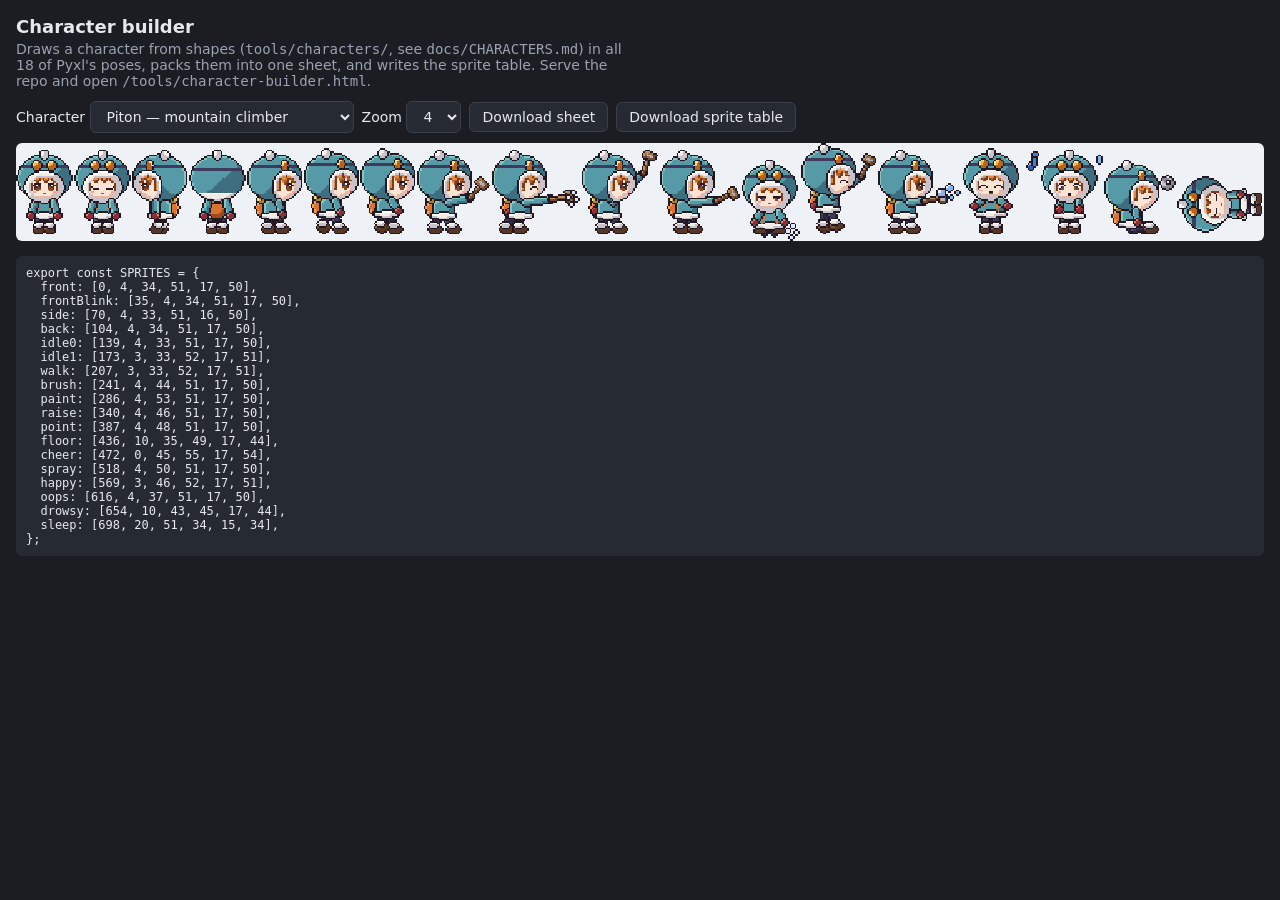
<file: tools/character-builder.html>
<!doctype html>
<html lang="en">
<head>
<meta charset="utf-8">
<meta name="viewport" content="width=device-width, initial-scale=1">
<title>Character builder</title>
<style>
  :root { color-scheme: light dark; }
  body { margin: 0; padding: 16px; font: 14px system-ui, sans-serif; background: #1b1d23; color: #e6e8ee; }
  h1 { font-size: 18px; margin: 0 0 4px; }
  p { color: #9aa1b1; margin: 0 0 12px; max-width: 70ch; }
  .row { display: flex; flex-wrap: wrap; gap: 8px; align-items: center; margin: 10px 0; }
  canvas { image-rendering: pixelated; background: #eef1f6; border-radius: 6px; max-width: 100%; }
  button, select { font: inherit; padding: 6px 12px; border-radius: 6px; border: 1px solid #3a3f4b; background: #262a33; color: inherit; cursor: pointer; }
  pre { background: #262a33; padding: 10px; border-radius: 6px; overflow: auto; font-size: 12px; }
</style>
</head>
<body>
<h1>Character builder</h1>
<p>Draws a character from shapes (<code>tools/characters/</code>, see <code>docs/CHARACTERS.md</code>) in all 18 of Pyxl's poses, packs them into one sheet, and writes the sprite table. Serve the repo and open <code>/tools/character-builder.html</code>.</p>
<div class="row">
  <label>Character <select id="who"><option value="piton">Piton — mountain climber</option><option value="mannequin">Mannequin — Pyxl's base body</option></select></label>
  <label>Zoom <select id="zoom"><option>3</option><option selected>4</option><option>6</option></select></label>
  <button id="dl">Download sheet</button>
  <button id="dlj">Download sprite table</button>
</div>
<canvas id="sheet"></canvas>
<pre id="table"></pre>
<script type="module">
  import { pack } from './characters/rig.js';
  const CHARS = { piton: () => import('./characters/piton.js'), mannequin: () => import('./characters/mannequin.js') };
  let out, name;
  const run = async () => {
    const m = await CHARS[who.value]();
    name = who.value;
    out = pack(m.poses(), { originX: m.OX, floorY: m.FY, anchorOf: m.anchorOf });
    const K = +zoom.value, cv = document.getElementById('sheet'), x = cv.getContext('2d');
    Object.assign(cv, { width: out.canvas.width * K, height: out.canvas.height * K });
    x.imageSmoothingEnabled = false; x.drawImage(out.canvas, 0, 0, cv.width, cv.height);
    table.textContent = 'export const SPRITES = {\n' + Object.entries(out.sprites).map(([k, v]) => `  ${k}: [${v.join(', ')}],`).join('\n') + '\n};';
  };
  const save = (href, file) => Object.assign(document.createElement('a'), { href, download: file }).click();
  dl.onclick = () => save(out.canvas.toDataURL('image/png'), `${name}-pixel.png`);
  dlj.onclick = () => save(URL.createObjectURL(new Blob([JSON.stringify(out.sprites, null, 1)], { type: 'application/json' })), `${name}-sprites.json`);
  who.onchange = zoom.onchange = run;
  run();
</script>
</body>
</html>
</file>
<file: css/fonts.css>
/* Embedded pixel UI font (Pixelify Sans, latin) — the app is single-file & offline, so the
   font travels inside it rather than being fetched. woff2, ~20KB total. */
@font-face{font-family:'Pixelify Sans';font-style:normal;font-weight:400;font-display:swap;src:url([data-uri]) format('woff2');}
@font-face{font-family:'Pixelify Sans';font-style:normal;font-weight:600;font-display:swap;src:url([data-uri]) format('woff2');}
</file>
<file: css/app.css>
/* PixelPaint — shared look with the Pixel editor (Pixel mode, css/pixel.css): same palette, font and wordmark. */
:root {
  --cross: url("data:image/svg+xml,%3Csvg%20xmlns%3D%22http%3A%2F%2Fwww.w3.org%2F2000%2Fsvg%22%20width%3D%2221%22%20height%3D%2221%22%3E%3Cg%20stroke-linecap%3D%22square%22%3E%3Cpath%20d%3D%22M10.5%202v5M10.5%2014v5M2%2010.5h5M14%2010.5h5%22%20stroke%3D%22%231b1d23%22%20stroke-width%3D%223%22%2F%3E%3Cpath%20d%3D%22M10.5%202v5M10.5%2014v5M2%2010.5h5M14%2010.5h5%22%20stroke%3D%22%23fff%22%20stroke-width%3D%221%22%2F%3E%3C%2Fg%3E%3Crect%20x%3D%229.5%22%20y%3D%229.5%22%20width%3D%222%22%20height%3D%222%22%20fill%3D%22%23fff%22%20stroke%3D%22%231b1d23%22%20stroke-width%3D%221%22%2F%3E%3C%2Fsvg%3E") 10 10, crosshair;   /* our own fine crosshair (the OS one varies) — same as js/ui/cursors.js */
  --hand: url("data:image/svg+xml,%3Csvg%20xmlns%3D%22http%3A%2F%2Fwww.w3.org%2F2000%2Fsvg%22%20width%3D%2232%22%20height%3D%2232%22%20shape-rendering%3D%22crispEdges%22%3E%3Crect%20x%3D%228%22%20y%3D%220%22%20width%3D%222%22%20height%3D%222%22%20fill%3D%22%23221822%22%2F%3E%3Crect%20x%3D%2210%22%20y%3D%220%22%20width%3D%222%22%20height%3D%222%22%20fill%3D%22%23221822%22%2F%3E%3Crect%20x%3D%226%22%20y%3D%222%22%20width%3D%222%22%20height%3D%222%22%20fill%3D%22%23221822%22%2F%3E%3Crect%20x%3D%228%22%20y%3D%222%22%20width%3D%222%22%20height%3D%222%22%20fill%3D%22%23fff%22%2F%3E%3Crect%20x%3D%2210%22%20y%3D%222%22%20width%3D%222%22%20height%3D%222%22%20fill%3D%22%23fff%22%2F%3E%3Crect%20x%3D%2212%22%20y%3D%222%22%20width%3D%222%22%20height%3D%222%22%20fill%3D%22%23221822%22%2F%3E%3Crect%20x%3D%226%22%20y%3D%224%22%20width%3D%222%22%20height%3D%222%22%20fill%3D%22%23221822%22%2F%3E%3Crect%20x%3D%228%22%20y%3D%224%22%20width%3D%222%22%20height%3D%222%22%20fill%3D%22%23fff%22%2F%3E%3Crect%20x%3D%2210%22%20y%3D%224%22%20width%3D%222%22%20height%3D%222%22%20fill%3D%22%23fff%22%2F%3E%3Crect%20x%3D%2212%22%20y%3D%224%22%20width%3D%222%22%20height%3D%222%22%20fill%3D%22%23221822%22%2F%3E%3Crect%20x%3D%226%22%20y%3D%226%22%20width%3D%222%22%20height%3D%222%22%20fill%3D%22%23221822%22%2F%3E%3Crect%20x%3D%228%22%20y%3D%226%22%20width%3D%222%22%20height%3D%222%22%20fill%3D%22%23fff%22%2F%3E%3Crect%20x%3D%2210%22%20y%3D%226%22%20width%3D%222%22%20height%3D%222%22%20fill%3D%22%23fff%22%2F%3E%3Crect%20x%3D%2212%22%20y%3D%226%22%20width%3D%222%22%20height%3D%222%22%20fill%3D%22%23221822%22%2F%3E%3Crect%20x%3D%226%22%20y%3D%228%22%20width%3D%222%22%20height%3D%222%22%20fill%3D%22%23221822%22%2F%3E%3Crect%20x%3D%228%22%20y%3D%228%22%20width%3D%222%22%20height%3D%222%22%20fill%3D%22%23fff%22%2F%3E%3Crect%20x%3D%2210%22%20y%3D%228%22%20width%3D%222%22%20height%3D%222%22%20fill%3D%22%23fff%22%2F%3E%3Crect%20x%3D%2212%22%20y%3D%228%22%20width%3D%222%22%20height%3D%222%22%20fill%3D%22%23221822%22%2F%3E%3Crect%20x%3D%2214%22%20y%3D%228%22%20width%3D%222%22%20height%3D%222%22%20fill%3D%22%23221822%22%2F%3E%3Crect%20x%3D%2216%22%20y%3D%228%22%20width%3D%222%22%20height%3D%222%22%20fill%3D%22%23221822%22%2F%3E%3Crect%20x%3D%226%22%20y%3D%2210%22%20width%3D%222%22%20height%3D%222%22%20fill%3D%22%23221822%22%2F%3E%3Crect%20x%3D%228%22%20y%3D%2210%22%20width%3D%222%22%20height%3D%222%22%20fill%3D%22%23fff%22%2F%3E%3Crect%20x%3D%2210%22%20y%3D%2210%22%20width%3D%222%22%20height%3D%222%22%20fill%3D%22%23fff%22%2F%3E%3Crect%20x%3D%2212%22%20y%3D%2210%22%20width%3D%222%22%20height%3D%222%22%20fill%3D%22%23221822%22%2F%3E%3Crect%20x%3D%2214%22%20y%3D%2210%22%20width%3D%222%22%20height%3D%222%22%20fill%3D%22%23fff%22%2F%3E%3Crect%20x%3D%2216%22%20y%3D%2210%22%20width%3D%222%22%20height%3D%222%22%20fill%3D%22%23fff%22%2F%3E%3Crect%20x%3D%2218%22%20y%3D%2210%22%20width%3D%222%22%20height%3D%222%22%20fill%3D%22%23221822%22%2F%3E%3Crect%20x%3D%2220%22%20y%3D%2210%22%20width%3D%222%22%20height%3D%222%22%20fill%3D%22%23221822%22%2F%3E%3Crect%20x%3D%2222%22%20y%3D%2210%22%20width%3D%222%22%20height%3D%222%22%20fill%3D%22%23221822%22%2F%3E%3Crect%20x%3D%222%22%20y%3D%2212%22%20width%3D%222%22%20height%3D%222%22%20fill%3D%22%23221822%22%2F%3E%3Crect%20x%3D%224%22%20y%3D%2212%22%20width%3D%222%22%20height%3D%222%22%20fill%3D%22%23221822%22%2F%3E%3Crect%20x%3D%226%22%20y%3D%2212%22%20width%3D%222%22%20height%3D%222%22%20fill%3D%22%23221822%22%2F%3E%3Crect%20x%3D%228%22%20y%3D%2212%22%20width%3D%222%22%20height%3D%222%22%20fill%3D%22%23fff%22%2F%3E%3Crect%20x%3D%2210%22%20y%3D%2212%22%20width%3D%222%22%20height%3D%222%22%20fill%3D%22%23fff%22%2F%3E%3Crect%20x%3D%2212%22%20y%3D%2212%22%20width%3D%222%22%20height%3D%222%22%20fill%3D%22%23221822%22%2F%3E%3Crect%20x%3D%2214%22%20y%3D%2212%22%20width%3D%222%22%20height%3D%222%22%20fill%3D%22%23fff%22%2F%3E%3Crect%20x%3D%2216%22%20y%3D%2212%22%20width%3D%222%22%20height%3D%222%22%20fill%3D%22%23fff%22%2F%3E%3Crect%20x%3D%2218%22%20y%3D%2212%22%20width%3D%222%22%20height%3D%222%22%20fill%3D%22%23221822%22%2F%3E%3Crect%20x%3D%2220%22%20y%3D%2212%22%20width%3D%222%22%20height%3D%222%22%20fill%3D%22%23fff%22%2F%3E%3Crect%20x%3D%2222%22%20y%3D%2212%22%20width%3D%222%22%20height%3D%222%22%20fill%3D%22%23fff%22%2F%3E%3Crect%20x%3D%2224%22%20y%3D%2212%22%20width%3D%222%22%20height%3D%222%22%20fill%3D%22%23221822%22%2F%3E%3Crect%20x%3D%2226%22%20y%3D%2212%22%20width%3D%222%22%20height%3D%222%22%20fill%3D%22%23221822%22%2F%3E%3Crect%20x%3D%220%22%20y%3D%2214%22%20width%3D%222%22%20height%3D%222%22%20fill%3D%22%23221822%22%2F%3E%3Crect%20x%3D%222%22%20y%3D%2214%22%20width%3D%222%22%20height%3D%222%22%20fill%3D%22%23fff%22%2F%3E%3Crect%20x%3D%224%22%20y%3D%2214%22%20width%3D%222%22%20height%3D%222%22%20fill%3D%22%23fff%22%2F%3E%3Crect%20x%3D%226%22%20y%3D%2214%22%20width%3D%222%22%20height%3D%222%22%20fill%3D%22%23221822%22%2F%3E%3Crect%20x%3D%228%22%20y%3D%2214%22%20width%3D%222%22%20height%3D%222%22%20fill%3D%22%23fff%22%2F%3E%3Crect%20x%3D%2210%22%20y%3D%2214%22%20width%3D%222%22%20height%3D%222%22%20fill%3D%22%23fff%22%2F%3E%3Crect%20x%3D%2212%22%20y%3D%2214%22%20width%3D%222%22%20height%3D%222%22%20fill%3D%22%23221822%22%2F%3E%3Crect%20x%3D%2214%22%20y%3D%2214%22%20width%3D%222%22%20height%3D%222%22%20fill%3D%22%23fff%22%2F%3E%3Crect%20x%3D%2216%22%20y%3D%2214%22%20width%3D%222%22%20height%3D%222%22%20fill%3D%22%23fff%22%2F%3E%3Crect%20x%3D%2218%22%20y%3D%2214%22%20width%3D%222%22%20height%3D%222%22%20fill%3D%22%23221822%22%2F%3E%3Crect%20x%3D%2220%22%20y%3D%2214%22%20width%3D%222%22%20height%3D%222%22%20fill%3D%22%23fff%22%2F%3E%3Crect%20x%3D%2222%22%20y%3D%2214%22%20width%3D%222%22%20height%3D%222%22%20fill%3D%22%23fff%22%2F%3E%3Crect%20x%3D%2224%22%20y%3D%2214%22%20width%3D%222%22%20height%3D%222%22%20fill%3D%22%23221822%22%2F%3E%3Crect%20x%3D%2226%22%20y%3D%2214%22%20width%3D%222%22%20height%3D%222%22%20fill%3D%22%23fff%22%2F%3E%3Crect%20x%3D%2228%22%20y%3D%2214%22%20width%3D%222%22%20height%3D%222%22%20fill%3D%22%23221822%22%2F%3E%3Crect%20x%3D%220%22%20y%3D%2216%22%20width%3D%222%22%20height%3D%222%22%20fill%3D%22%23221822%22%2F%3E%3Crect%20x%3D%222%22%20y%3D%2216%22%20width%3D%222%22%20height%3D%222%22%20fill%3D%22%23fff%22%2F%3E%3Crect%20x%3D%224%22%20y%3D%2216%22%20width%3D%222%22%20height%3D%222%22%20fill%3D%22%23fff%22%2F%3E%3Crect%20x%3D%226%22%20y%3D%2216%22%20width%3D%222%22%20height%3D%222%22%20fill%3D%22%23221822%22%2F%3E%3Crect%20x%3D%228%22%20y%3D%2216%22%20width%3D%222%22%20height%3D%222%22%20fill%3D%22%23fff%22%2F%3E%3Crect%20x%3D%2210%22%20y%3D%2216%22%20width%3D%222%22%20height%3D%222%22%20fill%3D%22%23fff%22%2F%3E%3Crect%20x%3D%2212%22%20y%3D%2216%22%20width%3D%222%22%20height%3D%222%22%20fill%3D%22%23fff%22%2F%3E%3Crect%20x%3D%2214%22%20y%3D%2216%22%20width%3D%222%22%20height%3D%222%22%20fill%3D%22%23fff%22%2F%3E%3Crect%20x%3D%2216%22%20y%3D%2216%22%20width%3D%222%22%20height%3D%222%22%20fill%3D%22%23fff%22%2F%3E%3Crect%20x%3D%2218%22%20y%3D%2216%22%20width%3D%222%22%20height%3D%222%22%20fill%3D%22%23fff%22%2F%3E%3Crect%20x%3D%2220%22%20y%3D%2216%22%20width%3D%222%22%20height%3D%222%22%20fill%3D%22%23fff%22%2F%3E%3Crect%20x%3D%2222%22%20y%3D%2216%22%20width%3D%222%22%20height%3D%222%22%20fill%3D%22%23fff%22%2F%3E%3Crect%20x%3D%2224%22%20y%3D%2216%22%20width%3D%222%22%20height%3D%222%22%20fill%3D%22%23fff%22%2F%3E%3Crect%20x%3D%2226%22%20y%3D%2216%22%20width%3D%222%22%20height%3D%222%22%20fill%3D%22%23fff%22%2F%3E%3Crect%20x%3D%2228%22%20y%3D%2216%22%20width%3D%222%22%20height%3D%222%22%20fill%3D%22%23221822%22%2F%3E%3Crect%20x%3D%220%22%20y%3D%2218%22%20width%3D%222%22%20height%3D%222%22%20fill%3D%22%23221822%22%2F%3E%3Crect%20x%3D%222%22%20y%3D%2218%22%20width%3D%222%22%20height%3D%222%22%20fill%3D%22%23fff%22%2F%3E%3Crect%20x%3D%224%22%20y%3D%2218%22%20width%3D%222%22%20height%3D%222%22%20fill%3D%22%23fff%22%2F%3E%3Crect%20x%3D%226%22%20y%3D%2218%22%20width%3D%222%22%20height%3D%222%22%20fill%3D%22%23fff%22%2F%3E%3Crect%20x%3D%228%22%20y%3D%2218%22%20width%3D%222%22%20height%3D%222%22%20fill%3D%22%23fff%22%2F%3E%3Crect%20x%3D%2210%22%20y%3D%2218%22%20width%3D%222%22%20height%3D%222%22%20fill%3D%22%23fff%22%2F%3E%3Crect%20x%3D%2212%22%20y%3D%2218%22%20width%3D%222%22%20height%3D%222%22%20fill%3D%22%23fff%22%2F%3E%3Crect%20x%3D%2214%22%20y%3D%2218%22%20width%3D%222%22%20height%3D%222%22%20fill%3D%22%23fff%22%2F%3E%3Crect%20x%3D%2216%22%20y%3D%2218%22%20width%3D%222%22%20height%3D%222%22%20fill%3D%22%23fff%22%2F%3E%3Crect%20x%3D%2218%22%20y%3D%2218%22%20width%3D%222%22%20height%3D%222%22%20fill%3D%22%23fff%22%2F%3E%3Crect%20x%3D%2220%22%20y%3D%2218%22%20width%3D%222%22%20height%3D%222%22%20fill%3D%22%23fff%22%2F%3E%3Crect%20x%3D%2222%22%20y%3D%2218%22%20width%3D%222%22%20height%3D%222%22%20fill%3D%22%23fff%22%2F%3E%3Crect%20x%3D%2224%22%20y%3D%2218%22%20width%3D%222%22%20height%3D%222%22%20fill%3D%22%23fff%22%2F%3E%3Crect%20x%3D%2226%22%20y%3D%2218%22%20width%3D%222%22%20height%3D%222%22%20fill%3D%22%23fff%22%2F%3E%3Crect%20x%3D%2228%22%20y%3D%2218%22%20width%3D%222%22%20height%3D%222%22%20fill%3D%22%23221822%22%2F%3E%3Crect%20x%3D%222%22%20y%3D%2220%22%20width%3D%222%22%20height%3D%222%22%20fill%3D%22%23221822%22%2F%3E%3Crect%20x%3D%224%22%20y%3D%2220%22%20width%3D%222%22%20height%3D%222%22%20fill%3D%22%23fff%22%2F%3E%3Crect%20x%3D%226%22%20y%3D%2220%22%20width%3D%222%22%20height%3D%222%22%20fill%3D%22%23fff%22%2F%3E%3Crect%20x%3D%228%22%20y%3D%2220%22%20width%3D%222%22%20height%3D%222%22%20fill%3D%22%23fff%22%2F%3E%3Crect%20x%3D%2210%22%20y%3D%2220%22%20width%3D%222%22%20height%3D%222%22%20fill%3D%22%23fff%22%2F%3E%3Crect%20x%3D%2212%22%20y%3D%2220%22%20width%3D%222%22%20height%3D%222%22%20fill%3D%22%23fff%22%2F%3E%3Crect%20x%3D%2214%22%20y%3D%2220%22%20width%3D%222%22%20height%3D%222%22%20fill%3D%22%23fff%22%2F%3E%3Crect%20x%3D%2216%22%20y%3D%2220%22%20width%3D%222%22%20height%3D%222%22%20fill%3D%22%23fff%22%2F%3E%3Crect%20x%3D%2218%22%20y%3D%2220%22%20width%3D%222%22%20height%3D%222%22%20fill%3D%22%23fff%22%2F%3E%3Crect%20x%3D%2220%22%20y%3D%2220%22%20width%3D%222%22%20height%3D%222%22%20fill%3D%22%23fff%22%2F%3E%3Crect%20x%3D%2222%22%20y%3D%2220%22%20width%3D%222%22%20height%3D%222%22%20fill%3D%22%23fff%22%2F%3E%3Crect%20x%3D%2224%22%20y%3D%2220%22%20width%3D%222%22%20height%3D%222%22%20fill%3D%22%23fff%22%2F%3E%3Crect%20x%3D%2226%22%20y%3D%2220%22%20width%3D%222%22%20height%3D%222%22%20fill%3D%22%23fff%22%2F%3E%3Crect%20x%3D%2228%22%20y%3D%2220%22%20width%3D%222%22%20height%3D%222%22%20fill%3D%22%23221822%22%2F%3E%3Crect%20x%3D%222%22%20y%3D%2222%22%20width%3D%222%22%20height%3D%222%22%20fill%3D%22%23221822%22%2F%3E%3Crect%20x%3D%224%22%20y%3D%2222%22%20width%3D%222%22%20height%3D%222%22%20fill%3D%22%23fff%22%2F%3E%3Crect%20x%3D%226%22%20y%3D%2222%22%20width%3D%222%22%20height%3D%222%22%20fill%3D%22%23fff%22%2F%3E%3Crect%20x%3D%228%22%20y%3D%2222%22%20width%3D%222%22%20height%3D%222%22%20fill%3D%22%23fff%22%2F%3E%3Crect%20x%3D%2210%22%20y%3D%2222%22%20width%3D%222%22%20height%3D%222%22%20fill%3D%22%23fff%22%2F%3E%3Crect%20x%3D%2212%22%20y%3D%2222%22%20width%3D%222%22%20height%3D%222%22%20fill%3D%22%23fff%22%2F%3E%3Crect%20x%3D%2214%22%20y%3D%2222%22%20width%3D%222%22%20height%3D%222%22%20fill%3D%22%23fff%22%2F%3E%3Crect%20x%3D%2216%22%20y%3D%2222%22%20width%3D%222%22%20height%3D%222%22%20fill%3D%22%23fff%22%2F%3E%3Crect%20x%3D%2218%22%20y%3D%2222%22%20width%3D%222%22%20height%3D%222%22%20fill%3D%22%23fff%22%2F%3E%3Crect%20x%3D%2220%22%20y%3D%2222%22%20width%3D%222%22%20height%3D%222%22%20fill%3D%22%23fff%22%2F%3E%3Crect%20x%3D%2222%22%20y%3D%2222%22%20width%3D%222%22%20height%3D%222%22%20fill%3D%22%23fff%22%2F%3E%3Crect%20x%3D%2224%22%20y%3D%2222%22%20width%3D%222%22%20height%3D%222%22%20fill%3D%22%23fff%22%2F%3E%3Crect%20x%3D%2226%22%20y%3D%2222%22%20width%3D%222%22%20height%3D%222%22%20fill%3D%22%23fff%22%2F%3E%3Crect%20x%3D%2228%22%20y%3D%2222%22%20width%3D%222%22%20height%3D%222%22%20fill%3D%22%23221822%22%2F%3E%3Crect%20x%3D%224%22%20y%3D%2224%22%20width%3D%222%22%20height%3D%222%22%20fill%3D%22%23221822%22%2F%3E%3Crect%20x%3D%226%22%20y%3D%2224%22%20width%3D%222%22%20height%3D%222%22%20fill%3D%22%23fff%22%2F%3E%3Crect%20x%3D%228%22%20y%3D%2224%22%20width%3D%222%22%20height%3D%222%22%20fill%3D%22%23fff%22%2F%3E%3Crect%20x%3D%2210%22%20y%3D%2224%22%20width%3D%222%22%20height%3D%222%22%20fill%3D%22%23fff%22%2F%3E%3Crect%20x%3D%2212%22%20y%3D%2224%22%20width%3D%222%22%20height%3D%222%22%20fill%3D%22%23fff%22%2F%3E%3Crect%20x%3D%2214%22%20y%3D%2224%22%20width%3D%222%22%20height%3D%222%22%20fill%3D%22%23fff%22%2F%3E%3Crect%20x%3D%2216%22%20y%3D%2224%22%20width%3D%222%22%20height%3D%222%22%20fill%3D%22%23fff%22%2F%3E%3Crect%20x%3D%2218%22%20y%3D%2224%22%20width%3D%222%22%20height%3D%222%22%20fill%3D%22%23fff%22%2F%3E%3Crect%20x%3D%2220%22%20y%3D%2224%22%20width%3D%222%22%20height%3D%222%22%20fill%3D%22%23fff%22%2F%3E%3Crect%20x%3D%2222%22%20y%3D%2224%22%20width%3D%222%22%20height%3D%222%22%20fill%3D%22%23fff%22%2F%3E%3Crect%20x%3D%2224%22%20y%3D%2224%22%20width%3D%222%22%20height%3D%222%22%20fill%3D%22%23fff%22%2F%3E%3Crect%20x%3D%2226%22%20y%3D%2224%22%20width%3D%222%22%20height%3D%222%22%20fill%3D%22%23221822%22%2F%3E%3Crect%20x%3D%226%22%20y%3D%2226%22%20width%3D%222%22%20height%3D%222%22%20fill%3D%22%23221822%22%2F%3E%3Crect%20x%3D%228%22%20y%3D%2226%22%20width%3D%222%22%20height%3D%222%22%20fill%3D%22%23fff%22%2F%3E%3Crect%20x%3D%2210%22%20y%3D%2226%22%20width%3D%222%22%20height%3D%222%22%20fill%3D%22%23fff%22%2F%3E%3Crect%20x%3D%2212%22%20y%3D%2226%22%20width%3D%222%22%20height%3D%222%22%20fill%3D%22%23fff%22%2F%3E%3Crect%20x%3D%2214%22%20y%3D%2226%22%20width%3D%222%22%20height%3D%222%22%20fill%3D%22%23fff%22%2F%3E%3Crect%20x%3D%2216%22%20y%3D%2226%22%20width%3D%222%22%20height%3D%222%22%20fill%3D%22%23fff%22%2F%3E%3Crect%20x%3D%2218%22%20y%3D%2226%22%20width%3D%222%22%20height%3D%222%22%20fill%3D%22%23fff%22%2F%3E%3Crect%20x%3D%2220%22%20y%3D%2226%22%20width%3D%222%22%20height%3D%222%22%20fill%3D%22%23fff%22%2F%3E%3Crect%20x%3D%2222%22%20y%3D%2226%22%20width%3D%222%22%20height%3D%222%22%20fill%3D%22%23fff%22%2F%3E%3Crect%20x%3D%2224%22%20y%3D%2226%22%20width%3D%222%22%20height%3D%222%22%20fill%3D%22%23fff%22%2F%3E%3Crect%20x%3D%2226%22%20y%3D%2226%22%20width%3D%222%22%20height%3D%222%22%20fill%3D%22%23221822%22%2F%3E%3Crect%20x%3D%226%22%20y%3D%2228%22%20width%3D%222%22%20height%3D%222%22%20fill%3D%22%23221822%22%2F%3E%3Crect%20x%3D%228%22%20y%3D%2228%22%20width%3D%222%22%20height%3D%222%22%20fill%3D%22%23fff%22%2F%3E%3Crect%20x%3D%2210%22%20y%3D%2228%22%20width%3D%222%22%20height%3D%222%22%20fill%3D%22%23fff%22%2F%3E%3Crect%20x%3D%2212%22%20y%3D%2228%22%20width%3D%222%22%20height%3D%222%22%20fill%3D%22%23fff%22%2F%3E%3Crect%20x%3D%2214%22%20y%3D%2228%22%20width%3D%222%22%20height%3D%222%22%20fill%3D%22%23fff%22%2F%3E%3Crect%20x%3D%2216%22%20y%3D%2228%22%20width%3D%222%22%20height%3D%222%22%20fill%3D%22%23fff%22%2F%3E%3Crect%20x%3D%2218%22%20y%3D%2228%22%20width%3D%222%22%20height%3D%222%22%20fill%3D%22%23fff%22%2F%3E%3Crect%20x%3D%2220%22%20y%3D%2228%22%20width%3D%222%22%20height%3D%222%22%20fill%3D%22%23fff%22%2F%3E%3Crect%20x%3D%2222%22%20y%3D%2228%22%20width%3D%222%22%20height%3D%222%22%20fill%3D%22%23fff%22%2F%3E%3Crect%20x%3D%2224%22%20y%3D%2228%22%20width%3D%222%22%20height%3D%222%22%20fill%3D%22%23221822%22%2F%3E%3Crect%20x%3D%226%22%20y%3D%2230%22%20width%3D%222%22%20height%3D%222%22%20fill%3D%22%23221822%22%2F%3E%3Crect%20x%3D%228%22%20y%3D%2230%22%20width%3D%222%22%20height%3D%222%22%20fill%3D%22%23221822%22%2F%3E%3Crect%20x%3D%2210%22%20y%3D%2230%22%20width%3D%222%22%20height%3D%222%22%20fill%3D%22%23221822%22%2F%3E%3Crect%20x%3D%2212%22%20y%3D%2230%22%20width%3D%222%22%20height%3D%222%22%20fill%3D%22%23221822%22%2F%3E%3Crect%20x%3D%2214%22%20y%3D%2230%22%20width%3D%222%22%20height%3D%222%22%20fill%3D%22%23221822%22%2F%3E%3Crect%20x%3D%2216%22%20y%3D%2230%22%20width%3D%222%22%20height%3D%222%22%20fill%3D%22%23221822%22%2F%3E%3Crect%20x%3D%2218%22%20y%3D%2230%22%20width%3D%222%22%20height%3D%222%22%20fill%3D%22%23221822%22%2F%3E%3Crect%20x%3D%2220%22%20y%3D%2230%22%20width%3D%222%22%20height%3D%222%22%20fill%3D%22%23221822%22%2F%3E%3Crect%20x%3D%2222%22%20y%3D%2230%22%20width%3D%222%22%20height%3D%222%22%20fill%3D%22%23221822%22%2F%3E%3Crect%20x%3D%2224%22%20y%3D%2230%22%20width%3D%222%22%20height%3D%222%22%20fill%3D%22%23221822%22%2F%3E%3C%2Fsvg%3E") 9 1, pointer;   /* a pixel pointing hand: Pyxl's games */
  --bg: #1f1f1f; --stage: #181818; --panel: #282828; --panel2: #323232; --panel3: #3d3d3d; --line: #474747;
  --text: #e2e2e2; --muted: #a3a3a3; --check-a: #5e5e5e; --check-b: #4a4a4a;   /* neutral greys, like Aseprite's dark theme */ --accent: #5b8cff; --accent2: #3a6bff; --accent-ink: #fff; --danger: #e0556a;
  --r: 4px; --shadow: 0 8px 24px rgba(0, 0, 0, .35); --dock-w: 280px;
  --font: 'Pixelify Sans', 'Segoe UI', system-ui, Roboto, Arial, sans-serif;
  color-scheme: dark;
}
body.light {
  --bg: #d6d6d6; --stage: #bfbfbf; --panel: #e6e6e6; --panel2: #dadada; --panel3: #cccccc; --line: #a9a9a9;
  --text: #1f1f1f; --muted: #555555; --check-a: #cfcfcf; --check-b: #b1b1b1;   /* neutral greys, like Aseprite */ --shadow: 0 8px 24px rgba(20, 24, 40, .16); color-scheme: light;
}
/* The app chrome follows data-layout, which keeps the last non-Pixel mode while Pixel mode covers
   it: entering Pixel then changes nothing underneath (no hidden panels re-shown, no re-theme). */
body[data-theme=paper] {
  --bg: #f2f2ef; --stage: #ebebe7; --panel: #f7f7f4; --panel2: #ecece8; --panel3: #e0e0db; --line: #111;
  --text: #111; --muted: #444; --check-a: #fff; --check-b: #e4e4e0; --accent: #111; --accent2: #111; --accent-ink: #fff; --shadow: none; color-scheme: light;
}
/* e-ink: nothing animates — except the loading splash, which has to show it's working */
/* E-ink simulation (js/ui/eink.js): 16 grey levels over everything, a faint paper grain, and the
   full-refresh flash. */
html.eink-sim { filter: url(#eink) contrast(1.12); }
html.eink-sim body::after { content: ''; position: fixed; inset: 0; z-index: 2000; pointer-events: none; opacity: .035;
  background: url("data:image/svg+xml,%3Csvg xmlns='http://www.w3.org/2000/svg' width='160' height='160'%3E%3Cfilter id='n'%3E%3CfeTurbulence type='fractalNoise' baseFrequency='.9' numOctaves='2' stitchTiles='stitch'/%3E%3C/filter%3E%3Crect width='100%25' height='100%25' filter='url(%23n)'/%3E%3C/svg%3E"); }
.eink-flash { position: fixed; inset: 0; z-index: 2001; pointer-events: none; opacity: 0; }
.eink-flash.go { animation: eink-flash .26s steps(1, end) forwards; }
@keyframes eink-flash { 0% { opacity: 1; background: #000; } 30% { opacity: 1; background: #fff; } 60% { opacity: .5; background: #fff; } 100% { opacity: 0; } }
/* e-ink: nothing animates. Listed explicitly (a universal selector here restyled every element on each switch). */
body[data-theme=paper] :is(.toast, .tooltip, .m-bubble, .pc-track i, .pc-track, .sg-star, .welcome, .wl-card, .wl-art) { transition: none !important; animation: none !important; }

* { box-sizing: border-box; }
html, body { height: 100%; margin: 0; }
/* tablets and phones must not enlarge text on their own (it breaks every fixed-size control) */
html { -webkit-text-size-adjust: 100%; text-size-adjust: 100%; }
body {
  background: var(--bg); color: var(--text); font: 13px/1.45 var(--font);
  overflow: hidden; user-select: none; -webkit-user-select: none; overscroll-behavior: none; -webkit-tap-highlight-color: transparent;
}
button, input, select { font: inherit; color: inherit; }
button { cursor: pointer; }
[hidden] { display: none !important; }
.spacer { flex: 1; }
.muted { color: var(--muted); }
.row { display: flex; gap: 6px; flex-wrap: wrap; align-items: center; margin-bottom: 8px; }

/* ---------- icons & buttons ---------- */
.ic { display: inline-flex; width: 16px; height: 16px; flex: none; }
.ic svg { width: 100%; height: 100%; }
.ibtn {
  display: inline-grid; place-items: center; width: 30px; height: 30px; padding: 0; border: 1px solid transparent;
  border-radius: var(--r); background: transparent; color: var(--text); opacity: .85;
}
.ibtn:hover { background: var(--panel2); border-color: var(--line); opacity: 1; }
.ibtn.sm { width: 22px; height: 22px; }
.ibtn.sm .ic { width: 14px; height: 14px; }
.ibtn.on { background: var(--accent); border-color: var(--accent); color: var(--accent-ink); opacity: 1; }
.ibtn:disabled { opacity: .3; pointer-events: none; }
.btn {
  display: inline-flex; align-items: center; gap: 6px; height: 30px; padding: 0 11px; border-radius: var(--r);
  border: 1px solid var(--line); background: var(--panel2); white-space: nowrap;
}
.btn:hover { border-color: var(--muted); }
.btn.sm { height: 26px; padding: 0 9px; }
.btn { min-width: 0; max-width: 100%; }
.btn > span:not(.ic), .btn > .lbl { min-width: 0; overflow: hidden; text-overflow: ellipsis; }
.btn.primary { background: var(--accent); color: var(--accent-ink); border-color: var(--accent); }
.btn.danger { background: var(--danger); border-color: var(--danger); color: #fff; }
select, .field input:not([type=checkbox]), .hex, .rename {
  height: 28px; padding: 0 7px; border-radius: var(--r); border: 1px solid var(--line); background: var(--bg); min-width: 0; max-width: 100%;
}
select:focus, input:focus { outline: 1px solid var(--accent); outline-offset: -1px; }
.pc-backup { display: flex; flex-direction: column; gap: 6px; margin-top: 8px; color: var(--muted); }
.pc-backup small { line-height: 1.4; }
.pc-backup-btns { display: flex; flex-wrap: wrap; gap: 6px; }
/* themed drop-down list (js/ui/selects.js) - replaces the browser's own open list */
select.dd-open { outline: 1px solid var(--accent); outline-offset: -1px; }
.dd-pop { position: fixed; z-index: 2147483000; overflow-y: auto; overscroll-behavior: contain; padding: 4px; box-sizing: border-box;
  max-width: min(420px, calc(100vw - 16px)); background: var(--panel); color: var(--text); border: 1px solid var(--line);
  border-radius: var(--r, 4px); box-shadow: var(--shadow, 0 8px 24px rgba(0,0,0,.4)); font: inherit; font-size: 13px; animation: dd-in .08s ease-out; }
@keyframes dd-in { from { opacity: 0; transform: translateY(-3px); } }
.dd-item { padding: 6px 10px; border-radius: calc(var(--r, 4px) - 1px); white-space: nowrap; overflow: hidden; text-overflow: ellipsis; cursor: pointer; user-select: none; }
.dd-item.indent { padding-left: 20px; }
.dd-item.selected { color: var(--accent); }
.dd-item.selected::after { content: '✓'; float: right; margin-left: 14px; }
.dd-item.active { background: var(--accent); color: var(--accent-ink); }
.dd-item.disabled { opacity: .45; cursor: default; }
.dd-group { padding: 7px 10px 3px; font-size: 11px; text-transform: uppercase; letter-spacing: .04em; color: var(--muted); user-select: none; }
.dd-pop::-webkit-scrollbar { width: 8px; } .dd-pop::-webkit-scrollbar-thumb { background: var(--panel3, var(--line)); border-radius: 4px; }

/* ---------- top bar (identical in every mode, and in the Pixel editor) ---------- */
#app { display: flex; flex-direction: column; height: 100vh; height: 100dvh; box-sizing: border-box; padding: env(safe-area-inset-top) env(safe-area-inset-right) env(safe-area-inset-bottom) env(safe-area-inset-left); }
#app > * { flex: none; }
#app > .workspace, #app > .notes { flex: 1; min-height: 0; }
.menubar {
  display: flex; align-items: center; gap: 4px 8px; padding: 5px 10px; background: var(--panel); border-bottom: 1px solid var(--line);
  position: relative; z-index: 30; min-height: 42px;
}
.brand { font-weight: 700; letter-spacing: .3px; font-size: 15px; white-space: nowrap; margin-right: 4px; }
.brand em, .brand b i { font-style: normal; }
.brand em:nth-of-type(1) { color: #eaf4ff; } .brand em:nth-of-type(2) { color: #cbe4ff; } .brand em:nth-of-type(3) { color: #a8d5ff; }
.brand em:nth-of-type(4) { color: #7cb1fa; } .brand em:nth-of-type(5) { color: #4f8cf5; }
.brand b i:nth-of-type(1) { color: #a445ff; } .brand b i:nth-of-type(2) { color: #3b7bff; } .brand b i:nth-of-type(3) { color: #17c06b; }
.brand b i:nth-of-type(4) { color: #ffd23f; } .brand b i:nth-of-type(5) { color: #ff3b47; }
body.light .brand em, body[data-theme=paper] #app .brand em { color: #2f5fd6 !important; }
body[data-theme=paper] #app .brand b i { color: #111 !important; }
.menus { display: flex; gap: 1px; overflow: hidden; min-width: 0; }
.menu-title { display: inline-flex; align-items: center; gap: 6px; height: 28px; padding: 0 8px; border: 1px solid transparent; border-radius: var(--r); background: none; color: var(--muted); }
.menu-title:hover, .menu.open .menu-title { color: var(--text); background: var(--panel2); border-color: var(--line); }
.menu-title .ic { width: 15px; height: 15px; }
.menu-drop {
  position: fixed; min-width: 250px; max-height: 78vh; overflow: auto; padding: 4px; z-index: 100;
  background: var(--panel); border: 1px solid var(--line); border-radius: 6px; box-shadow: var(--shadow);
}
.menu-drop hr { border: 0; border-top: 1px solid var(--line); margin: 4px 2px; }
.menu-item {
  display: grid; grid-template-columns: 16px 1fr auto; gap: 9px; align-items: center; width: 100%;
  height: 29px; padding: 0 9px; border: 0; border-radius: var(--r); background: none; text-align: left;
}
.menu-item .ic { color: var(--muted); }
.menu-item .mi-label { min-width: 0; overflow: hidden; text-overflow: ellipsis; white-space: nowrap; }
.menu-item:hover { background: var(--accent); color: var(--accent-ink); }
.menu-item:hover .ic, .menu-item:hover .kbd { color: inherit; }
.menu-item:disabled { opacity: .4; }
.menu-item .kbd { color: var(--muted); font-size: 11.5px; }
.menu-item.checked .kbd { color: var(--accent); font-weight: 700; }
.group { display: flex; gap: 2px; }

.mode-bar { flex: none; display: flex; align-items: center; gap: 4px; }
.mode-bar > .ibtn.on { background: var(--accent); color: var(--accent-ink); border-color: transparent; }
.mode-switch { flex: none; display: flex; padding: 2px; gap: 2px; border: 1px solid var(--line); border-radius: 6px; background: var(--bg); }
.mode-btn { display: inline-flex; align-items: center; gap: 6px; height: 26px; padding: 0 10px; border: 0; border-radius: var(--r); background: none; color: var(--muted); }
.mode-btn:hover { color: var(--text); background: var(--panel2); }
.mode-btn.on { background: var(--accent); color: var(--accent-ink); }
.mode-btn .ic { width: 15px; height: 15px; }

/* ---------- tool options bar ---------- */
.optionsbar {
  /* one fixed height for every tool: a bar that grew or shrank moved (re-centred) the canvas mid-gesture */
  display: flex; align-items: center; gap: 12px; height: 50px; box-sizing: border-box; padding: 5px 12px; overflow-x: auto; overflow-y: hidden; flex: none;
  background: var(--panel); border-bottom: 1px solid var(--line); white-space: nowrap; z-index: 5; scrollbar-width: thin; scrollbar-color: var(--panel3) transparent;
}
.optionsbar > * { flex: none; }
.optionsbar::-webkit-scrollbar { height: 4px; }
.optionsbar::-webkit-scrollbar-thumb { background: var(--panel3); border-radius: 2px; }
.opt-tool { display: inline-flex; align-items: center; gap: 7px; padding-right: 12px; border-right: 1px solid var(--line); font-weight: 600; }
.opt-tool .ic { color: var(--accent); }
.brush-name { display: inline-flex; align-items: center; gap: 8px; height: 30px; padding: 0 8px; border-radius: var(--r); border: 1px solid var(--line); background: var(--bg); }
.brush-name canvas { width: 70px; height: 20px; }
label.inline { display: inline-flex; gap: 6px; align-items: center; color: var(--muted); }

/* ---------- sliders & toggles ---------- */
.slider { display: grid; grid-template-columns: 1fr auto; align-items: center; gap: 0 8px; padding: 2px 0; }
.sl-label { color: var(--muted); font-size: 12px; }
.sl-val { font-variant-numeric: tabular-nums; font-size: 12px; }
.slider input { grid-column: 1 / -1; }
.slider.mini { width: 140px; }
input[type=range] { -webkit-appearance: none; appearance: none; width: 100%; height: 18px; margin: 0; background: none; cursor: pointer; touch-action: pan-y; }   /* sideways drags slide, up/down scrolls the panel */
input[type=range]::-webkit-slider-runnable-track { height: 6px; border-radius: 2px; background: linear-gradient(90deg, var(--accent) var(--p, 50%), var(--panel3) var(--p, 50%)); }
input[type=range]::-moz-range-track { height: 6px; border-radius: 2px; background: linear-gradient(90deg, var(--accent) var(--p, 50%), var(--panel3) var(--p, 50%)); }
input[type=range]::-webkit-slider-thumb { -webkit-appearance: none; width: 10px; height: 16px; margin-top: -5px; border-radius: 2px; background: var(--text); border: 1px solid var(--bg); }
input[type=range]::-moz-range-thumb { width: 8px; height: 14px; border-radius: 2px; background: var(--text); border: 1px solid var(--bg); }
.toggle { position: relative; display: inline-flex; align-items: center; gap: 7px; cursor: pointer; padding: 3px 0; }   /* relative: holds its hidden checkbox (one escaping a scrolling bar widened the page) */
.toggle input { position: absolute; opacity: 0; pointer-events: none; }
.toggle .tg { width: 14px; height: 14px; border-radius: 3px; border: 1px solid var(--muted); flex: none; display: grid; place-items: center; }
.toggle input:checked + .tg { background: var(--accent); border-color: var(--accent); }
.toggle input:checked + .tg::after { content: ''; width: 4px; height: 8px; border: solid var(--accent-ink); border-width: 0 2px 2px 0; transform: translate(0, -1px) rotate(45deg); }
.seg { display: inline-flex; padding: 2px; gap: 2px; border: 1px solid var(--line); border-radius: var(--r); background: var(--bg); }
.seg button { display: inline-flex; align-items: center; gap: 5px; height: 24px; padding: 0 9px; border: 0; border-radius: 3px; background: none; color: var(--muted); }
.seg button.on { background: var(--accent); color: var(--accent-ink); }
.field { display: grid; grid-template-columns: minmax(84px, 38%) minmax(0, 1fr); align-items: center; gap: 8px; margin: 6px 0; }
.field > span { color: var(--muted); overflow-wrap: break-word; line-height: 1.25; }
.field.check { grid-template-columns: 1fr auto; }

/* ---------- workspace, docks, panels ---------- */
.workspace { position: relative; display: flex; overflow: hidden; }
.stage { position: relative; flex: 1; min-width: 0; background: var(--stage); overflow: hidden; }
.stage canvas { position: absolute; left: 0; top: 0; display: block; }   /* sized by the viewport (grow-only backing) */
.dock { display: flex; flex-direction: column; gap: 6px; padding: 6px; background: var(--bg); min-height: 0; position: relative; z-index: 4; }
/* a flyout lives inside its dock: lift the dock over the other dock and floating panels (and their scrollbars) while one is open */
.dock:has(> .dock-panels > .panel.flyout) { z-index: 65; }
.dock-left { border-right: 1px solid var(--line); }
.dock-right { width: var(--dock-w); border-left: 1px solid var(--line); }
.dock-right.empty:not(.folded) { display: none; }
.dock-panels { display: flex; flex-direction: column; gap: 6px; min-height: 0; flex: 1; overflow-y: auto; overflow-x: hidden; scrollbar-width: thin; }
.dock-left .dock-panels { flex: 0 1 auto; }
.dock-left .panel[data-panel=tools]:not(.collapsed):not(.flyout) { flex-shrink: 1; min-height: 140px; }
.dock.drop { outline: 2px dashed var(--accent); outline-offset: -3px; }
.dock-marker { position: fixed; z-index: 300; height: 4px; border-radius: 2px; background: var(--accent); box-shadow: 0 0 0 1px var(--bg), 0 0 8px var(--accent); pointer-events: none; }
.dock-marker[hidden] { display: none; }
.dock-resizer { position: absolute; left: -3px; top: 0; bottom: 0; width: 6px; cursor: col-resize; z-index: 2; }
.dock-rail { display: flex; gap: 4px; flex: none; }
.dock-right .dock-rail { justify-content: flex-start; }
.dock-left .dock-rail { justify-content: flex-end; }
.rail-toggle { height: 22px !important; color: var(--muted); }
/* an open dock keeps its panel icons on one row: they shrink rather than stack up over the panels */
.dock:not(.folded) .dock-rail { align-items: center; gap: 1px; min-width: 0; }
.dock:not(.folded) .rail-mini { flex: 0 1 24px; width: auto; min-width: 16px; }
.dock-left:not(.folded) .rail-toggle { margin-left: auto; }
.rail-mini.on { background: var(--panel2); border-color: var(--line); color: var(--accent); }
.rail-mini:not(.on) { opacity: .5; }
.dock.folded { width: 46px; padding: 6px 4px; }
.dock.folded .dock-rail { flex-direction: column; align-items: center; }
.dock.folded .dock-panels > .panel:not(.flyout):not([data-panel=tools]), .dock.folded .dock-resizer { display: none; }
.dock.folded .dock-panels { flex: 0 1 auto; overflow: visible; }
/* folded left rail keeps the tools as a one-column strip */
.dock.folded .panel[data-panel=tools]:not(.flyout) { border: 0; background: none; }
.dock.folded .panel[data-panel=tools]:not(.flyout) .panel-head { display: none; }
.dock.folded .panel[data-panel=tools]:not(.flyout) .panel-body { padding: 0; overflow: visible; }
.dock.folded .toolbar { grid-template-columns: 36px; gap: 3px; }
.dock.folded .tool { width: 36px; height: 36px; }
.dock.folded .chips { width: 36px; height: 42px; }
.dock.folded .chips .chip { width: 24px; height: 24px; }
.dock.folded .chips .fg { left: 0; } .dock.folded .chips .bg { left: 10px; top: 14px; }
.rail-btn { width: 36px; height: 36px; }
.rail-btn .ic { width: 18px; height: 18px; }
.float-layer { position: absolute; inset: 0; pointer-events: none; z-index: 10; }
.float-layer > * { pointer-events: auto; }

.panel { display: flex; flex-direction: column; min-height: 0; background: var(--panel); border: 1px solid var(--line); border-radius: 6px; overflow: hidden; flex: none; }
.panel.flash { animation: panel-flash .7s ease; }
@keyframes panel-flash { 30% { border-color: var(--accent); box-shadow: 0 0 0 2px var(--accent); } }
.dock .panel.grow:not(.collapsed) { flex: 1 1 200px; min-height: 200px; }
.dock .panel[data-panel=layers]:not(.collapsed) { flex: 2 1 300px; min-height: 260px; }
.panel.floating { position: absolute; box-shadow: var(--shadow); min-width: 64px; min-height: 60px; }
.panel.floating.collapsed { resize: none; }
.panel-head .pin, .panel-head .undock { opacity: .6; }
.panel:not(.floating) .panel-head .pin, .panel.flyout .panel-head :is(.pin, .undock) { display: none; }
.panel.pinned .panel-head .pin { opacity: 1; color: var(--accent); }
.panel-resize { display: none; }
.panel.floating:not(.collapsed) .panel-resize { display: block; position: absolute; right: 0; bottom: 0; width: 18px; height: 18px; cursor: nwse-resize; touch-action: none;
  background: url("data:image/svg+xml,%3Csvg%20xmlns%3D%22http%3A//www.w3.org/2000/svg%22%20width%3D%2210%22%20height%3D%2210%22%3E%3Cg%20fill%3D%22%239aa1b1%22%3E%3Ccircle%20cx%3D%228.5%22%20cy%3D%221.5%22%20r%3D%221.3%22/%3E%3Ccircle%20cx%3D%228.5%22%20cy%3D%225%22%20r%3D%221.3%22/%3E%3Ccircle%20cx%3D%225%22%20cy%3D%225%22%20r%3D%221.3%22/%3E%3Ccircle%20cx%3D%228.5%22%20cy%3D%228.5%22%20r%3D%221.3%22/%3E%3Ccircle%20cx%3D%225%22%20cy%3D%228.5%22%20r%3D%221.3%22/%3E%3Ccircle%20cx%3D%221.5%22%20cy%3D%228.5%22%20r%3D%221.3%22/%3E%3C/g%3E%3C/svg%3E") no-repeat right 4px bottom 4px / 10px 10px; opacity: .45; transition: opacity .15s; }
.panel.floating .panel-resize:hover { opacity: 1; }
.panels-locked .panel.floating { resize: none; }
.panels-locked .panel-resize, .panels-locked .dock-resizer { display: none !important; }
.panels-locked .panel-head { cursor: default; }
body[data-layout=zen] .float-layer > .panel.pinned { display: flex; }   /* pinned floating panels stay up in Focus */
body[data-layout=zen] .float-layer { z-index: 60; }   /* over Focus's bars, like any window you placed */
.panel-head {
  display: flex; align-items: center; gap: 6px; height: 30px; padding: 0 4px 0 9px; flex: none;
  cursor: grab; touch-action: none; border-bottom: 1px solid var(--line);
}
.panel-head > .ic { width: 14px; height: 14px; color: var(--muted); }
.panel-title { flex: 1; font-size: 11px; font-weight: 600; letter-spacing: .8px; text-transform: uppercase; color: var(--muted); white-space: nowrap; overflow: hidden; text-overflow: ellipsis; }
.panel.collapsed .panel-body { display: none; }
.panel.collapsed .panel-head { border-bottom: 0; }
.panel.collapsed .fold .ic { transform: rotate(-90deg); }
.panel-body { flex: 1; min-height: 0; overflow: auto; overflow-x: hidden; padding: 8px 10px; scrollbar-width: thin; }
.panel.flyout {
  display: flex !important; position: fixed; z-index: 70; width: min(300px, calc(100vw - 70px)); height: auto;
  max-height: min(600px, calc(100dvh - 90px)); box-shadow: var(--shadow); resize: none;
}
.panel.flyout[data-panel=layers], .panel.flyout[data-panel=brushes] { height: min(560px, calc(100dvh - 90px)); }
.panel.flyout[data-panel=tools] { width: auto; }
.panel.flyout .panel-body { display: flex; flex-direction: column; }
.panel.flyout .fold { display: none; }

/* ---------- toolbar ---------- */
.panel[data-panel=tools] .panel-body { padding: 6px; }
.toolbar { display: grid; grid-template-columns: repeat(2, 40px); gap: 4px; }
.panel.floating .toolbar { grid-template-columns: repeat(auto-fill, 40px); }
.tool { display: grid; place-items: center; width: 40px; height: 40px; border: 1px solid var(--line); border-radius: var(--r); background: var(--panel2); color: var(--text); padding: 0; }
.tool:hover { border-color: var(--muted); }
.tool.on { background: var(--accent); border-color: var(--accent); color: var(--accent-ink); }
.tool .ic { width: 18px; height: 18px; }
.tool.grouped { position: relative; }
.tool.grouped::after { content: ''; position: absolute; right: 3px; bottom: 3px; border: 3px solid transparent; border-right-color: currentColor; border-bottom-color: currentColor; opacity: .55; }   /* more tools inside */
.tool-menu { position: fixed; z-index: 120; display: flex; flex-direction: column; gap: 2px; padding: 4px; min-width: 180px; background: var(--panel); border: 1px solid var(--line); border-radius: 6px; box-shadow: var(--shadow); }
.tool-menu-item { display: grid; grid-template-columns: 18px 1fr auto; align-items: center; gap: 8px; height: 32px; padding: 0 8px; border: 0; border-radius: var(--r); background: none; color: var(--text); text-align: left; }
.tool-menu-item:hover, .tool-menu-item.on { background: var(--accent); color: var(--accent-ink); }
.tool-menu-item kbd { font: inherit; font-size: 11px; opacity: .7; }
@media (pointer: coarse) { .tool-menu-item { height: 44px; } }
.tool-sep { grid-column: 1 / -1; height: 1px; background: var(--line); margin: 2px 0; }
.chips { position: relative; width: 60px; height: 50px; margin: 6px auto 0; grid-column: 1 / -1; }
.chip { width: 32px; height: 32px; border-radius: var(--r); border: 2px solid var(--panel); box-shadow: 0 0 0 1px var(--line); padding: 0; }
.chips .chip { position: absolute; }
.chips .fg { left: 4px; top: 0; z-index: 1; }
.chips .bg { left: 22px; top: 16px; }
.chips.inline { width: 50px; height: 38px; margin: 0; }
.chips.inline .chip { width: 26px; height: 26px; }
.chips.inline .fg { left: 0; }
.chips.inline .bg { left: 14px; top: 11px; }
.mascot-slot { margin-top: auto; display: grid; place-items: center; }
/* while she's carried elsewhere her spot keeps her size, so dropping her back on it (even after a
   restart) is recognised as home */
.mascot-slot:empty { width: 92px; height: 76px; }
.zen-strip .mascot-slot:empty { width: 48px; height: 62px; position: static; background: none; }   /* her spot while she's away: not pinned over the tools */
.dock.folded .mascot-slot:empty { width: 38px; height: 44px; }

/* ---------- color picker ---------- */
.picker { display: flex; flex-direction: column; gap: 8px; }
.sv-wrap, .hue-wrap { position: relative; touch-action: none; }
.sv { display: block; width: 100%; height: 110px; border-radius: var(--r); cursor: var(--cross); touch-action: none; }
.hue { display: block; width: 100%; height: 12px; border-radius: 2px; cursor: pointer; touch-action: none; }
.knob { position: absolute; width: 11px; height: 11px; margin: -5.5px 0 0 -5.5px; border-radius: 50%; border: 2px solid #fff; box-shadow: 0 0 0 1px rgba(0, 0, 0, .35), 0 1px 3px rgba(0, 0, 0, .3); pointer-events: none; }
.hue-wrap .knob { top: 6px; background: transparent; border-radius: 2px; width: 6px; height: 16px; margin: -8px 0 0 -3px; }
.picker-row { display: flex; align-items: center; gap: 8px; }
.picker-row .hex { flex: 1; font-variant-numeric: tabular-nums; }
.swatches { display: grid; grid-template-columns: repeat(10, 1fr); gap: 3px; }
.sw { aspect-ratio: 1; border-radius: 2px; border: 1px solid rgba(0, 0, 0, .25); padding: 0; }
.sw:hover { outline: 1px solid var(--text); }
.sub-label { color: var(--muted); font-size: 11px; letter-spacing: .6px; text-transform: uppercase; }
.recent:empty::after { content: 'Colors you paint with land here'; grid-column: 1 / -1; color: var(--muted); font-size: 11.5px; }

/* ---------- brushes ---------- */
.panel[data-panel=brushes] .panel-body { padding: 4px 6px; display: flex; flex-direction: column; overflow: hidden; }   /* the panel holds still: categories and brushes each scroll on their own */
.brush-search { position: sticky; top: 0; z-index: 1; display: flex; gap: 6px; padding: 2px 0 6px; background: var(--panel); }
.brush-search input { flex: 1; height: 28px; padding: 0 8px; border-radius: var(--r); border: 1px solid var(--line); background: var(--bg); min-width: 0; }
.brush-cat summary { display: flex; align-items: center; gap: 7px; padding: 5px 4px; cursor: pointer; color: var(--muted); list-style: none; font-size: 11.5px; letter-spacing: .6px; text-transform: uppercase; }
.brush-cat summary::-webkit-details-marker { display: none; }
.brush-cat summary .ic { width: 14px; height: 14px; }
.brush-cat summary .count { margin-left: auto; }
.brush-row { display: grid; grid-template-columns: 92px 1fr; align-items: center; gap: 6px; width: 100%; padding: 1px 6px; border: 1px solid transparent; border-radius: var(--r); background: none; text-align: left; }
.brush-row:hover { background: var(--panel2); }
.brush-row.on { background: var(--panel2); border-color: var(--accent); }
.brush-row canvas { width: 100%; height: 30px; }
.brush-label { white-space: nowrap; overflow: hidden; text-overflow: ellipsis; }
.brush-settings { display: flex; flex-direction: column; gap: 4px; }
.bar-row { display: flex; align-items: center; gap: 4px; }
.bar { position: relative; flex: 1; min-width: 0; height: 26px; display: flex; align-items: center; justify-content: space-between; gap: 8px; padding: 0 9px; border-radius: 6px; background: var(--bg); border: 1px solid var(--line); overflow: hidden; font-size: 12px; cursor: ew-resize; }
.bar-fill { position: absolute; inset: 0 auto 0 0; background: color-mix(in srgb, var(--accent) 32%, transparent); border-right: 2px solid var(--accent); pointer-events: none; }
.bar-lbl, .bar .sl-val { position: relative; pointer-events: none; white-space: nowrap; }
.bar .sl-val { font-variant-numeric: tabular-nums; color: var(--muted); }
.bar input { position: absolute; inset: 0; width: 100%; height: 100%; margin: 0; opacity: 0; cursor: ew-resize; touch-action: pan-y; }
.bar:focus-within { outline: 2px solid var(--accent); outline-offset: 1px; }
.bar-pen { flex: none; width: 26px; height: 26px; display: grid; place-items: center; padding: 0; border: 1px solid transparent; border-radius: 6px; background: none; color: var(--muted); opacity: .45; cursor: pointer; }
.bar-pen .ic { width: 15px; height: 15px; }
.bar-pen.on { opacity: 1; color: var(--accent); border-color: color-mix(in srgb, var(--accent) 40%, transparent); }
.bar-pen:hover { opacity: 1; }
.brush-settings .bar-row:not(:has(.bar-pen))::after { content: ''; flex: none; width: 26px; }   /* keep every bar the same width */
.bs-adv { margin-top: 4px; border-top: 1px solid var(--line); padding-top: 4px; }
.bs-adv > summary { cursor: pointer; padding: 4px 0; color: var(--muted); font-size: 12px; list-style: none; display: flex; align-items: center; gap: 6px; }
.bs-adv > summary::-webkit-details-marker { display: none; }
.bs-adv > summary .ic { width: 14px; height: 14px; transition: transform .15s; }
.bs-adv[open] > summary .ic { transform: rotate(90deg); }
.bs-adv-body { display: flex; flex-direction: column; gap: 4px; }
.bs-head { margin-bottom: 4px; }
.bs-sec { margin: 8px 0 2px; }
.bs-grid { display: grid; grid-template-columns: 1fr; gap: 0; margin: 4px 0; }
.bs-actions { display: flex; gap: 6px; flex-wrap: wrap; margin-top: 8px; }

/* ---------- layers ---------- */
.panel[data-panel=layers] .panel-body { padding: 0; display: flex; }
.layers { display: flex; flex-direction: column; min-height: 0; flex: 1; }
.layer-props { display: grid; grid-template-columns: 1fr auto; gap: 4px 6px; padding: 8px 8px 4px; border-bottom: 1px solid var(--line); }
.layer-props .slider { grid-column: 1 / -1; }
.flags { display: flex; gap: 2px; }
.layer-list { position: relative; flex: 1; overflow: auto; padding: 4px; min-height: 60px; scrollbar-width: thin; }
.layer-row { display: flex; align-items: center; gap: 6px; height: 44px; padding-right: 6px; margin-bottom: 2px; border: 1px solid transparent; border-radius: var(--r); cursor: pointer; touch-action: pan-y; }
.layer-row.lift { background: var(--panel2); box-shadow: var(--shadow); }   /* held long enough to drag (touch) */
.layer-row:hover { background: var(--panel2); }
.layer-row.on { background: var(--panel2); border-color: var(--accent); }
.layer-row.hidden-layer .layer-name, .layer-row.hidden-layer .thumb-wrap { opacity: .4; }
.layer-row.into { outline: 2px solid var(--accent); outline-offset: -2px; }
.layer-row.clipped { height: 36px; }
.clip-mark { color: var(--accent); margin-right: -2px; }
.thumb-wrap { display: grid; place-items: center; width: 38px; height: 38px; flex: none; border-radius: 2px; overflow: hidden; background: repeating-conic-gradient(var(--check-b) 0 25%, var(--check-a) 0 50%) 0 0 / 8px 8px; box-shadow: 0 0 0 1px var(--line); }
.clipped .thumb-wrap { width: 30px; height: 30px; }
.thumb { max-width: 100%; max-height: 100%; image-rendering: pixelated; }
.folder .ic { width: 20px; height: 20px; color: var(--accent); }
.layer-meta { flex: 1; min-width: 0; display: flex; flex-direction: column; line-height: 1.2; }
.layer-name { white-space: nowrap; overflow: hidden; text-overflow: ellipsis; }
.layer-sub { font-size: 11px; color: var(--muted); white-space: nowrap; overflow: hidden; text-overflow: ellipsis; }
.rename { flex: 1; user-select: text; }
.badges { display: inline-flex; gap: 3px; align-items: center; color: var(--muted); }
.badges .ic { width: 13px; height: 13px; }
.layer-grip { display: grid; place-items: center; align-self: stretch; width: 26px; margin-right: -4px; flex: none; color: var(--muted); cursor: grab; touch-action: none; }
.layer-grip .ic { width: 16px; height: 16px; }
.drop-line { display: none; position: absolute; left: 6px; right: 6px; height: 2px; background: var(--accent); pointer-events: none; }
.layer-foot { display: flex; justify-content: space-around; padding: 4px; border-top: 1px solid var(--line); flex: none; }

/* ---------- history ---------- */
.history-list { display: flex; flex-direction: column; gap: 1px; }
.hist-row { display: flex; align-items: center; gap: 7px; text-align: left; padding: 4px 8px; border: 1px solid transparent; border-radius: var(--r); background: none; }
.hist-row .ic { width: 14px; height: 14px; color: var(--muted); }
.hist-row:hover { background: var(--panel2); }
.hist-row.on { border-color: var(--accent); background: var(--panel2); }
.hist-row.future { opacity: .45; }

/* ---------- statusbar ---------- */
.statusbar {
  display: flex; align-items: center; gap: 16px; height: 26px; padding: 0 10px; font-size: 12px; color: var(--muted);
  background: var(--panel); border-top: 1px solid var(--line); font-variant-numeric: tabular-nums; white-space: nowrap; overflow: hidden;
}
.statusbar span, .st-btn { display: inline-flex; align-items: center; gap: 5px; min-width: 0; }
.statusbar > * { flex: none; }
.statusbar > .spacer { flex: 1 1 0; min-width: 8px; }
.statusbar > .st-save { flex: 0 1 auto; min-width: 0; overflow: hidden; text-overflow: ellipsis; }
.statusbar.measuring > .st-save { flex: none; }
.statusbar > .st-save b { display: block; min-width: 0; overflow: hidden; text-overflow: ellipsis; }
@media (max-width: 520px) { .statusbar { gap: 10px; } }
.statusbar .ic { width: 13px; height: 13px; }
.statusbar .st-zoomer { gap: 6px; }
.st-zoom { width: 52px; height: 18px; padding: 0 4px; border: 1px solid var(--line); border-radius: 3px; background: var(--bg); color: var(--text); font: inherit; text-align: center; }
.st-zoom:focus { outline: none; border-color: var(--accent); }
.st-btn { border: 0; background: none; padding: 0; color: var(--text); }

/* ---------- modals, toast, tooltip ---------- */
.tour { position: fixed; inset: 0; z-index: 900; pointer-events: none; }
.tour.dim { background: rgba(8, 10, 14, .45); }
.tour-hole { position: fixed; border-radius: 8px; box-shadow: 0 0 0 2px var(--accent), 0 0 0 9999px rgba(8, 10, 14, .45); transition: left .25s, top .25s, width .25s, height .25s; }
.tour-tip { position: fixed; width: min(300px, calc(100vw - 20px)); display: flex; flex-direction: column; gap: 6px; padding: 12px 14px; pointer-events: auto; background: var(--panel); border: 1px solid var(--accent); border-radius: 8px; box-shadow: var(--shadow); font-size: 12.5px; line-height: 1.4; transition: left .25s, top .25s; }
.tour-tip b { font-size: 14px; }
.tour-tip p { margin: 0; }
.tour-count { color: var(--muted); font-size: 10.5px; letter-spacing: .6px; }
.tour-try { color: var(--accent); }
.tour-btns { display: flex; gap: 6px; margin-top: 4px; }
.tour-btns .spacer { flex: 1; }
body[data-theme=paper] .tour-hole, body[data-theme=paper] .tour-tip { transition: none; }
.guide-tour { display: flex; align-items: center; gap: 12px; width: 100%; margin: 4px 0 10px; padding: 10px 12px; border: 1px solid var(--accent); border-radius: 6px; background: color-mix(in srgb, var(--accent) 12%, transparent); color: inherit; font: inherit; text-align: left; cursor: pointer; }
.guide-tour > span { display: flex; flex-direction: column; }
.guide-tour small { color: var(--muted); }
.modal-back { position: fixed; inset: 0; z-index: 200; display: grid; place-items: center; background: rgba(8, 10, 14, .55); padding: 16px; }
.modal { width: min(380px, 100%); max-height: 88vh; display: flex; flex-direction: column; background: var(--panel); border: 1px solid var(--line); border-radius: 6px; box-shadow: var(--shadow); }
.modal.wide { width: min(560px, 100%); }
.lib-grid { display: grid; grid-template-columns: repeat(auto-fill, minmax(150px, 1fr)); gap: 10px; padding: 4px 0; }
.lib-item { position: relative; border: 1px solid var(--line); border-radius: 6px; overflow: hidden; background: var(--panel2, var(--bg)); }
.lib-item.on { border-color: var(--accent); }
.lib-open { display: flex; flex-direction: column; gap: 2px; width: 100%; padding: 0 0 8px; border: 0; background: none; color: inherit; text-align: left; cursor: pointer; font: inherit; }
.lib-open img { width: 100%; aspect-ratio: 4 / 3; object-fit: contain; background: repeating-conic-gradient(#0000001a 0 25%, #0000 0 50%) 0 0 / 12px 12px; border-bottom: 1px solid var(--line); }
.lib-open b, .lib-open small { padding: 0 8px; overflow: hidden; text-overflow: ellipsis; white-space: nowrap; }
.lib-open small { color: var(--muted); font-size: 11px; }
.lib-acts { position: absolute; top: 4px; right: 4px; display: flex; gap: 2px; opacity: 0; transition: opacity .15s; }
.lib-item:hover .lib-acts, .lib-item:focus-within .lib-acts { opacity: 1; }
@media (hover: none) { .lib-acts { opacity: 1; } }
.lib-acts .ibtn { background: var(--panel); }
.share { display: flex; flex-direction: column; gap: 6px; padding: 4px 0; }
.share .sub-label { margin-top: 6px; }
.share-row { display: flex; align-items: center; gap: 12px; padding: 8px 10px; border: 1px solid var(--line); border-radius: 6px; background: none; color: inherit; font: inherit; text-align: left; cursor: pointer; }
.share-row:hover { border-color: var(--accent); }
.share-row > span { display: flex; flex-direction: column; }
.share-row small { color: var(--muted); font-size: 11px; }
.share-sites { display: flex; flex-wrap: wrap; align-items: center; gap: 6px; }
.share-sites small { flex-basis: 100%; }
.modal h3 { margin: 0; padding: 12px 14px; font-size: 13px; letter-spacing: .8px; text-transform: uppercase; color: var(--muted); border-bottom: 1px solid var(--line); }
.modal-body { padding: 8px 14px; overflow: auto; }
.modal-foot { display: flex; flex-wrap: wrap; justify-content: flex-end; gap: 8px; padding: 10px 14px; border-top: 1px solid var(--line); }
.keys-list { display: flex; flex-direction: column; gap: 2px; }
.key-row { display: grid; grid-template-columns: minmax(0, 1fr) auto auto; align-items: center; gap: 6px; padding: 1px 0; }
.key-row > span { min-width: 0; overflow: hidden; text-overflow: ellipsis; white-space: nowrap; }
.kbd-btn { min-width: 110px; height: 26px; border-radius: var(--r); border: 1px solid var(--line); background: var(--bg); font-size: 12px; }
.kbd-btn.capturing { border-color: var(--accent); color: var(--accent); }
.toast { position: fixed; left: 50%; bottom: 40px; transform: translate(-50%, 12px); opacity: 0; pointer-events: none; z-index: 300; padding: 7px 14px; max-width: calc(100vw - 32px); text-align: center; border-radius: var(--r); background: var(--panel); border: 1px solid var(--line); box-shadow: var(--shadow); transition: .18s; }
.toast.show { opacity: 1; transform: translate(-50%, 0); }
.tooltip { position: fixed; z-index: 400; pointer-events: none; opacity: 0; padding: 4px 8px; border-radius: var(--r); font-size: 12px; background: var(--text); color: var(--bg); transition: opacity .12s; max-width: min(280px, calc(100vw - 16px)); display: flex; gap: 8px; align-items: center; }
.tooltip.show { opacity: 1; }
.tooltip kbd { font: inherit; font-size: 11px; opacity: .6; }

/* ---------- mascot: Pyxl (pixel sprites, integer-scaled on a canvas) ---------- */
.mascot { position: relative; width: 64px; height: 64px; flex: none; }
.mascot { cursor: grab; touch-action: none; }
/* Pyxl picked up and placed anywhere: floats over the app (under cards and dialogs) */
.pyxl-float { position: fixed; z-index: 140; width: 92px; height: 76px; }
.pyxl-float .mascot { width: 92px; height: 76px; }
.mascot.floating:active { cursor: grabbing; }
.pyxl-canvas { position: absolute; left: 0; bottom: 0; image-rendering: pixelated; pointer-events: none; }
.mascot.hanging .pyxl-canvas { visibility: hidden; }
.pyxl-hang { position: fixed; left: 0; top: 0; z-index: 145; image-rendering: pixelated; pointer-events: none; will-change: transform; }
body[data-theme=paper] .pyxl-hang { filter: grayscale(1) contrast(1.15); }
.m-bubble {
  position: fixed; left: 0; top: 0; padding: 4px 9px; border-radius: var(--r);
  width: max-content; max-width: min(220px, calc(100vw - 16px)); text-align: center; line-height: 1.3; overflow-wrap: break-word;
  background: var(--text); color: var(--bg); font-size: 12px; pointer-events: none; opacity: 0; transition: opacity .2s; z-index: 150;
}
.m-bubble:empty { display: none; }
.m-bubble::after { content: ''; position: absolute; left: var(--tail, 50%); top: 100%; transform: translateX(-50%); border: 5px solid transparent; border-top-color: var(--text); }
.m-bubble:not(:empty) { opacity: 1; }
body[data-theme=paper] .pyxl-canvas { filter: grayscale(1) contrast(1.15); }
.dock.folded .mascot { width: 38px; height: 44px; }
.pxicon { image-rendering: pixelated; flex: none; }

/* Pyxl's care card */
.pyxl-card { position: fixed; z-index: 160; width: min(292px, calc(100vw - 16px)); overflow-y: auto; padding: 10px 12px; display: flex; flex-direction: column; gap: 8px; background: var(--panel); border: 1px solid var(--line); border-radius: 6px; box-shadow: var(--shadow); }
.pc-head { display: flex; align-items: center; gap: 6px; margin: -10px -12px 0; padding: 6px 6px 6px 12px; border-bottom: 1px solid var(--line); cursor: grab; touch-action: none; }
.pc-head:active { cursor: grabbing; }
.pc-body { display: flex; flex-direction: column; gap: 8px; font-size: 12px; line-height: 1.35; min-width: 0; }
.pc-body .pxicon { display: block; }
.pc-body small { font-size: 11px; line-height: 1.25; }
.pc-tabs { display: grid; grid-template-columns: repeat(5, 1fr); gap: 2px; padding: 2px; border: 1px solid var(--line); border-radius: var(--r); background: var(--bg); }
/* icon row of fixed height, label row below: every tab's icon and label line up whatever the icon's size */
.pc-tab { display: grid; grid-template-rows: 18px auto; justify-items: center; align-items: center; gap: 2px; min-width: 0; padding: 4px 1px; border: 0; border-radius: 3px; background: none; color: var(--muted); font-size: 10.5px; line-height: 1.2; }
.pc-tab span { max-width: 100%; overflow: hidden; text-overflow: ellipsis; white-space: nowrap; }
.pc-tab:hover { color: var(--text); background: var(--panel2); }
.pc-tab.on { background: var(--accent); color: var(--accent-ink); }
.pc-content { display: flex; flex-direction: column; gap: 8px; }
.pc-mood { margin: 0; color: var(--text); display: flex; align-items: center; gap: 4px; flex-wrap: wrap; overflow-wrap: break-word; }
.pc-note { margin: 0; font-size: 11px; line-height: 1.35; color: var(--muted); overflow-wrap: break-word; }
.pc-label { font-size: 10.5px; letter-spacing: .6px; text-transform: uppercase; color: var(--muted); }
.pc-bars { display: flex; flex-direction: column; gap: 5px; }
.pc-bar { display: grid; grid-template-columns: 16px 5.2em minmax(0, 1fr); align-items: center; gap: 6px; color: var(--muted); }
.pc-bar > .pxicon, .pc-skill > .pxicon { justify-self: center; }   /* icons centred in their column, so they line up down the list */
.pc-bar > span { overflow: hidden; text-overflow: ellipsis; white-space: nowrap; }
.pc-track { height: 8px; border: 1px solid var(--line); border-radius: 2px; background: var(--bg); overflow: hidden; }
.pc-track i { display: block; height: 100%; width: 100%; transform-origin: left; transition: transform .4s; }
.pc-bar.low span { color: var(--danger); }
.pc-bar.low .pc-track { animation: pc-blink 1s steps(2) infinite; }
@keyframes pc-blink { 50% { border-color: var(--danger); } }
.pc-xp { height: 3px; background: var(--bg); border-radius: 2px; overflow: hidden; }
.pc-xp i { display: block; height: 100%; background: linear-gradient(90deg, #a445ff, #3b7bff, #17c06b, #ffd23f, #ff3b47); }
.pc-actions { display: grid; grid-template-columns: repeat(4, 1fr); gap: 4px; }
.pc-actions .btn { justify-content: center; padding: 0 4px; gap: 4px; min-width: 0; font-size: 11.5px; }
.pc-grid, .pc-shop { display: grid; grid-template-columns: repeat(auto-fill, minmax(42px, 1fr)); gap: 4px; }
.pc-shop { grid-template-columns: repeat(auto-fill, minmax(50px, 1fr)); }
.pc-item { display: flex; flex-direction: column; align-items: center; justify-content: center; gap: 4px; min-width: 0; min-height: 40px; padding: 6px 3px; border: 1px solid var(--line); border-radius: var(--r); background: var(--bg); color: var(--text); }
.pc-item:hover:not(:disabled) { border-color: var(--accent); }
.pc-item:disabled { opacity: .45; }
.pc-item small { max-width: 100%; color: var(--muted); text-align: center; overflow-wrap: break-word; hyphens: auto; }
.pc-top { display: flex; gap: 4px; }
.pc-top > div { display: contents; }
.pc-top .btn { flex: 1; justify-content: center; gap: 5px; min-width: 0; }
.pc-top .btn:disabled, .pc-content .btn:disabled { opacity: .45; cursor: default; }
.pc-top .btn.on { border-color: var(--accent); color: var(--accent); }
.pc-toys { display: grid; grid-template-columns: repeat(6, 1fr); gap: 3px; }
.pc-volume { display: flex; align-items: center; gap: 8px; color: var(--muted); }
.pc-volume input { flex: 1; min-width: 0; accent-color: var(--accent); }
.pc-volume .ic { width: 16px; height: 16px; flex: none; }
/* toys out on the page */
.toy-sprite { position: fixed; left: 0; top: 0; z-index: 140; image-rendering: pixelated; pointer-events: none; transition: opacity .3s; }
.toy-sprite.ball, .toy-sprite.bubble { pointer-events: auto; cursor: grab; touch-action: none; }
.toy-sprite.bubble { cursor: pointer; opacity: .9; }
.toy-sprite.pop { opacity: 0; transition: opacity .15s; }
.toy-sprite.gone, .toy-doodle.gone { opacity: 0; }
.toy-doodle { position: fixed; z-index: 139; image-rendering: pixelated; cursor: pointer; transition: opacity .8s; filter: drop-shadow(0 2px 3px rgba(0, 0, 0, .25)); }
.pc-toy { display: flex; flex-direction: column; align-items: center; gap: 3px; min-width: 0; padding: 5px 2px 4px; border: 1px solid var(--line); border-radius: var(--r); background: var(--bg); color: var(--text); cursor: pointer; }
.pc-toy:hover { border-color: var(--accent); }
.pc-toy.on { border-color: var(--accent); background: color-mix(in srgb, var(--accent) 15%, var(--bg)); }
.pc-toy small { color: var(--muted); font-size: 10.5px; }
.pc-radio { display: flex; align-items: center; gap: 2px; padding: 3px 4px; border: 1px solid var(--accent); border-radius: var(--r); background: var(--bg); }
.pc-radio > span { flex: 1; display: flex; align-items: center; gap: 4px; min-width: 0; overflow: hidden; white-space: nowrap; text-overflow: ellipsis; font-weight: 600; }
.pc-focus { display: grid; grid-template-columns: auto 1fr; align-items: center; gap: 6px 8px; padding: 6px 8px; border: 1px solid var(--line); border-radius: var(--r); background: var(--bg); }
.pc-focus small { color: var(--muted); }
.pc-focus-btns { grid-column: 1 / -1; display: grid; grid-template-columns: repeat(3, 1fr); gap: 4px; }
.pc-focus-btns .btn { justify-content: center; }
.m-bubble:not(:empty) { pointer-events: auto; cursor: pointer; }
.pc-wallet { display: flex; align-items: center; gap: 6px; }
.pc-wallet b { font-size: 15px; }
.pc-wallet small { color: var(--muted); }
.pc-item.on { border-color: var(--accent); background: color-mix(in srgb, var(--accent) 15%, var(--bg)); }
.pc-item.deal { position: relative; }
.pc-item.deal::after { content: '%'; position: absolute; top: 2px; right: 3px; font-size: 9px; font-weight: 700; color: #ff6fa0; }
.pc-detail { display: grid; grid-template-columns: auto 1fr; align-items: center; gap: 6px 10px; padding: 8px; border: 1px solid var(--line); border-radius: var(--r); background: var(--bg); }
.pc-detail b { display: flex; flex-wrap: wrap; align-items: center; gap: 4px; }
.pc-detail small { display: block; color: var(--muted); margin-top: 2px; }
.pc-detail .btn { grid-column: 1 / -1; justify-content: center; gap: 5px; }
.pc-tag { padding: 0 5px; border-radius: 2px; font-size: 10px; font-weight: 600; background: #ff6fa0; color: #fff; }
.pc-tag.fav { background: #d99a14; }
.pc-price { display: flex; align-items: center; gap: 3px; font-variant-numeric: tabular-nums; }
.pc-namerow { display: flex; gap: 4px; }
.pc-name { flex: 1; min-width: 0; height: 28px; padding: 0 8px; border: 1px solid var(--line); border-radius: var(--r); background: var(--bg); color: var(--text); font: inherit; font-weight: 700; }
.pc-page { display: flex; flex-direction: column; gap: 3px; padding: 6px 8px; border-radius: var(--r); border-left: 3px solid var(--pc, var(--accent)); background: var(--bg); }
.pc-page.blue { --pc: #3b7bff; } .pc-page.yellow { --pc: #ffd23f; } .pc-page.pink { --pc: #ff6fa0; }
.pc-row { display: flex; flex-wrap: wrap; justify-content: space-between; align-items: center; gap: 2px 8px; color: var(--muted); min-height: 18px; }
.pc-row > span { flex: none; }
.pc-row b { display: inline-flex; flex-wrap: wrap; justify-content: flex-end; align-items: center; gap: 3px; margin-left: auto; max-width: 100%; color: var(--text); font-weight: 600; text-align: right; }
.pc-skills { display: flex; flex-direction: column; gap: 4px; }
.pc-skill { display: grid; grid-template-columns: 16px minmax(3.5em, 4.6em) 1.6em 3.2em minmax(40px, 1fr); align-items: center; gap: 5px; color: var(--muted); }
.pc-skill > span { overflow: hidden; text-overflow: ellipsis; white-space: nowrap; }
.pc-grade { text-align: center; border-radius: 2px; color: #fff; font-size: 11px; line-height: 16px; background: #7a8190; }
.pc-grade.g1 { background: #5f8f5a; } .pc-grade.g2 { background: #3b7bff; } .pc-grade.g3 { background: #a445ff; } .pc-grade.g4 { background: #e0485a; } .pc-grade.g5 { background: #d99a14; }
.pc-lv { color: var(--text); font-size: 11px; font-variant-numeric: tabular-nums; }
.pc-prog { display: grid; grid-template-columns: repeat(10, 1fr); gap: 1px; }
.pc-prog i { height: 7px; border-radius: 1px; background: var(--panel3); }
.pc-prog i.on { background: var(--c); }
.pc-medal { display: inline-flex; filter: saturate(.3) brightness(1.2); } .pc-medal.m0 { filter: none; } .pc-medal.m1 { filter: grayscale(1) brightness(1.3); } .pc-medal.m2 { filter: sepia(1) saturate(2) hue-rotate(-20deg) brightness(.9); }
.pc-lesson, .pc-game { display: flex; flex-wrap: wrap; align-items: center; gap: 6px 8px; padding: 6px 8px; border: 1px solid var(--line); border-radius: var(--r); background: var(--bg); }
.pc-lesson small, .pc-game small { display: block; color: var(--muted); overflow-wrap: break-word; }
.pc-lesson b, .pc-game b { display: block; overflow-wrap: break-word; }
.pc-lesson > div, .pc-game > div { flex: 1 1 9em; min-width: 0; }
.pc-lesson .btn, .pc-game .btn { flex: none; margin-left: auto; }
.pc-learned { display: flex; flex-wrap: wrap; gap: 3px; }
.pc-learned span { padding: 1px 6px; border-radius: 2px; font-size: 11px; line-height: 1.4; color: var(--muted); border: 1px dashed var(--line); }
.pc-learned span.on { color: var(--text); border: 1px solid var(--accent); background: color-mix(in srgb, var(--accent) 15%, transparent); }
body[data-theme=paper] .pc-medal, body[data-theme=paper] .pc-grade { filter: grayscale(1); }
/* race mini-game */
.race-layer { position: fixed; z-index: 90; overflow: hidden; background: linear-gradient(#8ccdff 50%, #e8d1a4 50%); }   /* the race fills the canvas area: over the canvas and its floating panels, under menus, popups and dialogs (only drawing is locked) */
body[data-game] .pyxl-card { visibility: hidden; }
.game-arena { position: fixed; z-index: 89; overflow: hidden; background: color-mix(in srgb, var(--stage) 35%, transparent); outline: 2px solid var(--accent); outline-offset: -2px; touch-action: none; }
.ga-canvas { position: absolute; inset: 0; width: 100%; height: 100%; cursor: var(--hand); }
.ga-bar { position: absolute; top: 8px; left: 50%; transform: translateX(-50%); display: flex; align-items: center; gap: 10px; padding: 3px 4px 3px 12px; max-width: calc(100% - 16px); border-radius: var(--r); background: var(--panel); border: 1px solid var(--line); box-shadow: var(--shadow); font-size: 12px; white-space: nowrap; }
.ga-status { color: var(--muted); font-variant-numeric: tabular-nums; overflow: hidden; text-overflow: ellipsis; }
.ga-colour { position: absolute; inset: 48px 16px 16px; display: grid; place-items: center; pointer-events: none; }
.ga-target { width: min(40vmin, 220px); aspect-ratio: 1; border-radius: 10px; border: 3px solid var(--panel); box-shadow: var(--shadow); animation: sg-in .25s ease-out; }
.ga-swatches { display: grid; grid-template-columns: repeat(3, min(18vmin, 96px)); gap: 12px; pointer-events: auto; }
.ga-swatch { aspect-ratio: 1; border-radius: 8px; border: 3px solid var(--panel); cursor: var(--hand); animation: sg-in .2s ease-out; }
.ga-swatch.right { outline: 3px solid #17c06b; } .ga-swatch.wrong { outline: 3px solid var(--danger); }
.pc-games { display: grid; grid-template-columns: 1fr 1fr; gap: 4px; }
.pc-gtile { display: flex; align-items: center; gap: 6px; min-width: 0; padding: 6px 8px; border: 1px solid var(--line); border-radius: var(--r); background: var(--bg); color: var(--text); font-size: 11.5px; text-align: left; cursor: pointer; }
.pc-gtile:hover { border-color: var(--accent); }
.pc-gtile b { font-weight: 600; overflow: hidden; text-overflow: ellipsis; white-space: nowrap; }
.pc-races { display: grid; grid-template-columns: repeat(3, 1fr); gap: 4px; }
.pc-race { display: flex; align-items: center; justify-content: center; gap: 5px; min-width: 0; height: 30px; border: 1px solid var(--line); border-radius: var(--r); background: var(--bg); color: var(--text); font-size: 11.5px; cursor: pointer; }
.pc-race:hover:not(:disabled) { border-color: var(--accent); }
.pc-race:disabled { opacity: .5; cursor: default; }
.pc-race .pxicon { filter: grayscale(1) opacity(.5); } .pc-race.m0 .pxicon { filter: none; } .pc-race.m1 .pxicon { filter: grayscale(1) brightness(1.3); } .pc-race.m2 .pxicon { filter: sepia(1) saturate(2) hue-rotate(-20deg) brightness(.9); }
.race-layer.course { background: none; cursor: var(--hand); }   /* the course is drawn over your drawing: it shows through */
.race-layer.course .race-canvas { top: 0; left: 0; transform: none; }
.race-board { position: absolute; top: 8px; left: 8px; margin: 0; padding: 6px 10px; list-style: none; border-radius: var(--r); background: var(--panel); box-shadow: var(--shadow); font-size: 12px; line-height: 1.6; pointer-events: none; }
.race-board li { display: flex; align-items: center; gap: 6px; color: var(--muted); }
.race-board li.me { color: var(--text); font-weight: 700; }
.race-board li i { width: 8px; height: 8px; border-radius: 2px; }
.race-layer.course .race-foot { top: auto; bottom: 10px; }
.mascot.racing, .m-bubble.racing { visibility: hidden; }   /* she's out on the race course */
.race-layer.builder { cursor: default; }
.race-layer.builder .cb-canvas { touch-action: none; cursor: crosshair; }   /* a finger draws (it doesn't scroll or zoom the page) */
.race-layer.builder .cb-canvas[data-tool=eraser] { cursor: cell; }
.cb-tools { position: absolute; left: 8px; top: 50%; transform: translateY(-50%); display: flex; flex-direction: column; gap: 2px; padding: 4px; border-radius: var(--r); background: var(--panel); box-shadow: var(--shadow); max-height: calc(100% - 16px); overflow-y: auto; }
.cb-tools .ibtn.on { background: var(--accent); color: #fff; }
.cb-sep { height: 1px; margin: 3px 2px; background: var(--line); }
.cb-tools.folded > :not(.cb-fold):not(.ibtn.on) { display: none; }   /* folded: just the fold button and the tool in hand */
.cb-tools .cb-fold { color: var(--muted); }
.cb-name { width: 13em; min-width: 0; padding: 4px 6px; border: 1px solid transparent; border-radius: 6px; background: transparent; color: var(--text); font: inherit; font-weight: 700; }
.cb-name:hover, .cb-name:focus { border-color: var(--line); background: var(--bg); outline: none; }
.race-foot.cb-foot { flex-wrap: wrap; justify-content: center; white-space: normal; padding: 4px; gap: 4px; width: max-content; }
@media (max-width: 640px) { .cb-foot .btn .lbl { display: none; } .cb-name { width: 8em; } }
.cb-list { display: flex; flex-direction: column; gap: 6px; width: min(440px, calc(100vw - 80px)); max-height: 60vh; overflow-y: auto; }
.cb-item { display: flex; align-items: center; gap: 8px; min-width: 0; padding: 6px; border: 1px solid var(--line); border-radius: var(--r); }
.cb-item > .btn, .cb-item > .ibtn { flex: none; }
.cb-thumb { flex: none; border-radius: 4px; background: #fff; }
.cb-meta { flex: 1; min-width: 0; display: flex; flex-direction: column; }
.cb-meta b { overflow: hidden; text-overflow: ellipsis; white-space: nowrap; }
.cb-meta small, .cb-empty { color: var(--muted); }
.cb-listacts { display: flex; flex-wrap: wrap; gap: 6px; margin-top: 4px; }
.cb-share { max-width: 460px; }
.cb-linkrow { display: flex; gap: 6px; }
.cb-link { flex: 1; min-width: 0; padding: 6px 8px; border: 1px solid var(--line); border-radius: 6px; background: var(--bg); color: var(--text); font: inherit; font-size: 12px; }
body[data-game] .modal-back { z-index: 860; }   /* dialogs, toasts and tips from a game / the course builder sit over it */
body[data-game] .toast { z-index: 870; }
body[data-game] .tooltip { z-index: 880; }
.pc-courses { display: flex; gap: 6px; flex-wrap: wrap; }
.race-head, .race-foot { position: absolute; display: flex; align-items: center; gap: 8px; max-width: calc(100% - 16px); padding: 3px 4px 3px 12px; border-radius: var(--r); background: var(--panel); box-shadow: var(--shadow); white-space: nowrap; }
.race-head { top: 8px; right: 8px; }
.race-foot { top: 52px; left: 50%; transform: translateX(-50%); padding: 4px 12px 4px 4px; }   /* up in the sky, clear of the lanes */
.race-foot small { overflow: hidden; text-overflow: ellipsis; color: var(--muted); }
.race-canvas { position: absolute; left: 0; top: 50%; transform: translateY(-50%); display: block; image-rendering: pixelated; touch-action: manipulation; cursor: var(--hand); }
.race-hud { display: flex; align-items: center; gap: 12px; font-size: 12px; flex-wrap: wrap; }
.race-st { display: inline-flex; align-items: center; gap: 6px; }
.race-st i { display: inline-block; width: 110px; height: 8px; border: 1px solid var(--line); border-radius: 2px; background: var(--bg); overflow: hidden; }
.race-st b { display: block; height: 100%; background: #ff9f2b; }
.sg-star { position: absolute; z-index: 1; border: 0; background: none; padding: 6px; cursor: var(--hand); animation: sg-in .25s ease-out, sg-bob .6s ease-in-out infinite alternate; }
.sg-star.pop { animation: sg-pop .18s ease-in forwards; }
.sg-star.lucky { filter: drop-shadow(0 0 5px #ffd23f) drop-shadow(0 0 2px #fff); }   /* a lucky double */
@keyframes sg-in { from { transform: scale(0); } }
@keyframes sg-bob { to { translate: 0 -6px; } }
@keyframes sg-pop { to { transform: scale(1.6); opacity: 0; } }

/* ---------- zen: canvas-first, one strip ---------- */
.zen { display: none; }
/* the strip always fits the stage (8px clear top and bottom) and scrolls when it's taller */
body[data-layout=zen] .zen { display: block; position: absolute; inset: 8px; z-index: 50; pointer-events: none; }
body[data-layout=zen] .zen-strip { position: absolute; left: 0; top: 64px; bottom: 0; margin: auto 0; height: max-content; max-height: calc(100% - 64px); }
.zen-top { position: absolute; top: 0; left: 50%; transform: translateX(-50%); display: flex; flex-direction: row; width: max-content; height: auto; align-items: center; gap: 4px; padding: 5px 6px; max-width: 100%; overflow-x: auto; scrollbar-width: none; box-shadow: var(--shadow); }
.zen-top > * { flex: none; }
.zen-top .zen-exit { flex-direction: row; width: auto; gap: 5px; padding: 0 10px; height: 34px; }
.zen-sep { width: 1px; height: 24px; background: var(--line); margin: 0 3px; }
.zen-tools { width: auto !important; padding: 0 4px; gap: 0; display: inline-flex; align-items: center; }
.zen-tools .ic + .ic { width: 12px; height: 12px; opacity: .6; }
.zen-pop { position: fixed; z-index: 400; display: flex; flex-direction: column; gap: 8px; padding: 10px; max-width: calc(100vw - 16px); max-height: calc(100vh - 90px); overflow: auto; box-shadow: var(--shadow); }
.zen-title { font-weight: 700; padding: 0 2px; }
.zen-grid { display: grid; grid-template-columns: repeat(4, 76px); gap: 4px; }
.zen-act { display: flex; flex-direction: column; align-items: center; justify-content: center; gap: 5px; min-height: 58px; padding: 6px 2px; border: 1px solid transparent; border-radius: var(--r); background: none; color: var(--text); font-size: 11px; line-height: 1.2; text-align: center; cursor: pointer; }
.zen-act .ic { width: 22px; height: 22px; }
.zen-act:hover { background: var(--panel2); }
.zen-act.on { border-color: var(--accent); background: color-mix(in srgb, var(--accent) 18%, transparent); }
.sel-bar { position: fixed; z-index: 120; left: 50%; bottom: max(14px, env(safe-area-inset-bottom)); transform: translateX(-50%); display: flex; flex-direction: row; width: max-content; height: auto; gap: 2px; padding: 4px; max-width: calc(100vw - 16px); overflow-x: auto; scrollbar-width: none; box-shadow: var(--shadow); }
.sel-bar[hidden] { display: none; }
.sel-bar .zen-act { min-height: 48px; min-width: 56px; font-size: 10.5px; }
.sel-bar .zen-act .ic { width: 20px; height: 20px; }
.zen-pop.panel { width: max-content; height: auto; }
@media (max-width: 600px) {
  .zen-top { gap: 1px; padding: 4px; }
  .zen-top .zen-exit span:not(.ic), .zen-sep { display: none; }
  .zen-top .zen-exit { padding: 0 9px; }
  .zen-top .ibtn { width: 36px; height: 36px; }
  .zen-grid { grid-template-columns: repeat(4, minmax(64px, 1fr)); }
  .sel-bar { gap: 0; padding: 3px; } .sel-bar .zen-act { min-width: 42px; padding: 4px 0; font-size: 9.5px; }
}
body[data-layout=zen] .zen > * { pointer-events: auto; }
/* mode rules name #app's own parts: the Pixel editor reuses class names (.statusbar, .timeline, .stage)
   and must not be restyled by a mode switch */
body[data-layout=zen] #app > :is(.optionsbar, .statusbar), body[data-layout=zen] .float-layer > .panel:not(.flyout):not(.pinned) { display: none; }
/* Zen lifts the docks out of the flow and hides them rather than display:none-ing their panels:
   they keep their styles and layout, so leaving Zen doesn't rebuild hundreds of nodes. Flyouts
   opened from the Zen strip live in the docks and stay visible. */
body[data-layout=zen] .dock { position: absolute; top: 0; bottom: 0; visibility: hidden; }
body[data-layout=zen] .dock-left { left: 0; } body[data-layout=zen] .dock-right { right: 0; }
body[data-layout=zen] .dock .panel.flyout { visibility: visible; }
.zen-strip { display: flex; flex-direction: column; align-items: center; gap: 6px; padding: 6px; box-shadow: var(--shadow); max-height: 100%; overflow-y: auto; overflow-x: hidden; overscroll-behavior: contain; scrollbar-width: thin; scrollbar-gutter: stable; }
.zen-strip > * { flex: none; }
/* more to scroll: an inner shadow at that end (the strip's border stays whole) */
.zen-strip.more-down { box-shadow: inset 0 -18px 14px -14px rgba(0, 0, 0, .35); }
.zen-strip.more-up { box-shadow: inset 0 18px 14px -14px rgba(0, 0, 0, .35); }
.zen-strip.more-up.more-down { box-shadow: inset 0 18px 14px -14px rgba(0, 0, 0, .35), inset 0 -18px 14px -14px rgba(0, 0, 0, .35); }
.zen-exit { display: flex; flex-direction: column; align-items: center; gap: 1px; width: 44px; padding: 5px 0 4px; border: 0; border-radius: var(--r); background: var(--accent); color: var(--accent-ink); font-size: 10.5px; font-weight: 700; letter-spacing: .3px; cursor: pointer; }
.zen-exit .ic { width: 16px; height: 16px; }
.zen-exit:hover { filter: brightness(1.1); }
@media (pointer: coarse) { .zen-exit { width: 46px; padding: 7px 0 5px; } }
.zen-sec { display: flex; flex-direction: column; align-items: center; gap: 4px; padding-bottom: 6px; border-bottom: 1px solid var(--line); }
.zen-strip .mascot-slot { margin-top: 0; position: sticky; bottom: -6px; padding-bottom: 6px; background: inherit; }   /* never scrolls out of a short strip */
.zen-strip .mascot { width: 48px; height: 62px; }
.zen-chip { width: 30px; height: 30px; margin: 2px 0; }
.vs-wrap { display: flex; flex-direction: column; align-items: center; gap: 2px; color: var(--muted); font-size: 11px; }
.vslider { touch-action: none; writing-mode: vertical-lr; direction: rtl; width: 22px !important; height: clamp(56px, 13vh, 110px) !important; }   /* shorter on short screens so the strip fits */
.vslider::-webkit-slider-runnable-track { width: 6px !important; height: 100% !important; background: linear-gradient(0deg, var(--accent) var(--p, 50%), var(--panel3) var(--p, 50%)) !important; }
.vslider::-webkit-slider-thumb { margin: 0 0 0 -5px !important; width: 16px !important; height: 10px !important; }

/* ---------- notes: same chrome, a board instead of a canvas ---------- */
.notes { display: flex; flex-direction: column; }
body[data-layout=notes] #optionsbar, body[data-layout=notes] .workspace, body[data-layout=notes] #menubar .menus, body[data-layout=notes] #app > .statusbar { display: none; }   /* Notes has its own simple bars */
/* Focus (full screen): the canvas or board gets the whole window; Tab or the strip's button brings the chrome back */
body[data-focus] #app > #menubar, body[data-layout=notes][data-focus] #app > .statusbar { display: none; }
/* An open notebook has its own full bar (tabs, focus, theme), so the app's top bar steps aside - no doubled header */
body[data-layout=notes][data-notebook] #app > #menubar { display: none; }
.nb-toggles { display: contents; }
/* Notes has no undo history: the bar's undo / redo belong to Draw */
body[data-layout=notes] #menubar [data-action^="edit."] { display: none; }
.board { position: relative; flex: 1; overflow: hidden; touch-action: none; cursor: grab; background-color: var(--stage); background-image: radial-gradient(circle, var(--line) 1px, transparent 1.2px); }
.board-inner { position: absolute; left: 0; top: 0; transform-origin: 0 0; }
.board-slot { position: absolute; right: 10px; bottom: max(8px, env(safe-area-inset-bottom)); z-index: 5; }
.board-slot .mascot { width: 92px; height: 76px; }
.card { position: absolute; display: flex; flex-direction: column; border-radius: 3px; color: #1b1d23; background: #fff; border: 1px solid rgba(0, 0, 0, .25); box-shadow: 0 4px 12px rgba(0, 0, 0, .25); cursor: default; }
.card.text { background: transparent; box-shadow: none; border: 1px dashed transparent; color: var(--text); }
.card.text:hover { border-color: var(--line); }
.card-grip { display: flex; align-items: center; gap: 3px; height: 30px; padding: 0 3px; cursor: grab; touch-action: none; flex: none; border-bottom: 1px solid rgba(0, 0, 0, .08); }
.card-grip > .ic { width: 13px; height: 13px; opacity: .55; flex: none; }
.card-grip .ibtn, .card-grip .dot { opacity: .45; }
.card:hover .card-grip .ibtn, .card:hover .card-grip .dot { opacity: 1; }
.card.collapsed > :not(.card-grip) { display: none; }
.card.collapsed .card-grip { border-bottom: 0; }
.card.dim { opacity: .25; }
.card.flash { outline: 3px solid var(--accent); outline-offset: 2px; }
.note-colors { position: absolute; top: 30px; right: 4px; z-index: 3; display: flex; flex-wrap: wrap; gap: 5px; padding: 6px; border-radius: 4px; background: #fff; box-shadow: 0 3px 10px rgba(0, 0, 0, .25); }
.note-colors[hidden] { display: none; }
.note-colors .dot { width: 20px; height: 20px; }
@media (hover: hover) {
  .card:not(:hover):not(:focus-within) .note-swatch { display: none; }
  .card:not(:hover):not(:focus-within) .card-grip .ibtn:not(:first-child) { display: none; }
}
.card-grip .ibtn { color: inherit; width: 22px; height: 22px; }
.card-grip .ibtn:hover { background: rgba(0, 0, 0, .08); border-color: transparent; }
.card-grip .ic { width: 14px; height: 14px; }
.dot { flex: none; width: 14px; height: 14px; border-radius: 3px; border: 1px solid rgba(0, 0, 0, .3); padding: 0; cursor: pointer; }
/* scrollbars in the note's own colours */
.card-text, .focus-text { scrollbar-width: thin; scrollbar-color: rgba(0, 0, 0, .28) transparent; }
.card.text .card-text { scrollbar-color: var(--line) transparent; }
.card-text::-webkit-scrollbar, .focus-text::-webkit-scrollbar { width: 8px; height: 8px; background: transparent; }
.card-text::-webkit-scrollbar-thumb, .focus-text::-webkit-scrollbar-thumb { border-radius: 4px; background: rgba(0, 0, 0, .25); border: 2px solid transparent; background-clip: content-box; }
.card.text .card-text::-webkit-scrollbar-thumb { background-color: var(--line); }
.card-text { flex: 1; padding: 6px 11px 11px; outline: none; overflow: auto; font: 15px/1.45 var(--font); user-select: text; -webkit-user-select: text; white-space: pre-wrap; cursor: text; }
.card.text .card-text { font-size: 22px; }
.card-sketch { flex: 1; min-height: 0; overflow: hidden; background: #fff; border-radius: 0 0 3px 3px; }
.card-canvas { display: block; background: #fff; touch-action: none; cursor: var(--cross); }
/* resize handles on every edge and corner of notes and groups */
.rz { position: absolute; z-index: 2; touch-action: none; }
.rz-n, .rz-s { left: 10px; right: 10px; height: 8px; cursor: ns-resize; } .rz-n { top: -4px; } .rz-s { bottom: -4px; }
.rz-e, .rz-w { top: 10px; bottom: 10px; width: 8px; cursor: ew-resize; } .rz-e { right: -4px; } .rz-w { left: -4px; }
.rz-ne, .rz-nw, .rz-se, .rz-sw { width: 14px; height: 14px; } .rz-ne, .rz-nw { top: -5px; } .rz-se, .rz-sw { bottom: -5px; }
.rz-ne, .rz-se { right: -5px; } .rz-nw, .rz-sw { left: -5px; } .rz-ne, .rz-sw { cursor: nesw-resize; } .rz-nw, .rz-se { cursor: nwse-resize; }
.rz-se::after { content: ''; position: absolute; right: 7px; bottom: 7px; width: 6px; height: 6px; border-right: 2px solid rgba(0, 0, 0, .3); border-bottom: 2px solid rgba(0, 0, 0, .3); }
.note-group > .rz-se::after { border-color: var(--gc); }
body[data-theme=paper] .card { box-shadow: none; border: 1.5px solid #111; }

@media (max-width: 900px) { .mode-btn > span:not(.ic) { display: none; } }
.menus-icons .menu-title > span:not(.ic) { display: none; }
.menus-burger .menus { display: none; }
.menus-burger .menu-burger { display: inline-grid; }
@media (max-width: 720px) { :root { --dock-w: 240px; } }

/* ---------- pop-up palette (right-click / pen barrel button) ---------- */
.popup-palette { position: fixed; width: 300px; height: 300px; z-index: 150; }
.pp-disc { position: absolute; inset: 22px; border-radius: 50%; background: color-mix(in srgb, var(--panel) 92%, transparent); border: 1px solid var(--line); box-shadow: var(--shadow); }
.pp-hue { position: absolute; left: 60px; top: 60px; width: 180px; height: 180px; border-radius: 50%; cursor: var(--cross); }
.pp-center { position: absolute; left: 126px; top: 126px; width: 48px; height: 48px; border-radius: 50%; border: 0; padding: 0; }
.pp-dot { position: absolute; width: 16px; height: 16px; border-radius: 50%; border: 2px solid var(--panel); padding: 0; }
.pp-brush { position: absolute; width: 52px; height: 52px; border-radius: 50%; border: 1px solid var(--line); background: var(--panel2); padding: 0; overflow: hidden; display: grid; place-items: center; }
.pp-brush canvas { width: 48px; height: 20px; }
.pp-brush:hover, .pp-brush.on { border-color: var(--accent); box-shadow: 0 0 0 2px var(--accent); }
.pp-hint { position: absolute; left: 0; right: 0; bottom: -28px; text-align: center; color: var(--muted); display: flex; gap: 6px; justify-content: center; }

/* ---------- release notes ---------- */
.relnotes h4 { margin: 10px 0 4px; font-size: 12px; color: var(--accent); font-variant-numeric: tabular-nums; }
.relnotes h4:first-child { margin-top: 2px; }
.relnotes ul { margin: 0; padding: 0; list-style: none; }
.relnotes li { display: grid; grid-template-columns: 14px 1fr; gap: 4px; padding: 2px 0; line-height: 1.35; }
.relnotes li b { text-align: center; }
.relnotes li.add b { color: #17c06b; } .relnotes li.fix b { color: var(--danger); }

/* ---------- feedback dialog ---------- */
.feedback p { margin: 0 0 8px; }
.fb-addr { display: flex; align-items: center; gap: 10px; padding: 8px 10px; border: 1px solid var(--line); border-radius: var(--r); background: var(--bg); }
.fb-addr a { flex: 1; min-width: 0; overflow: hidden; text-overflow: ellipsis; color: var(--accent); }
.fb-btns { display: flex; flex-wrap: wrap; gap: 8px; margin-top: 10px; }
.fb-btns .btn { flex: 1; justify-content: center; text-decoration: none; }

/* ---------- brush library extras ---------- */
.brush-lib { display: flex; flex-direction: column; flex: 1; min-height: 0; }
.brush-body { display: grid; grid-template-columns: 96px 1fr; gap: 6px; flex: 1; min-height: 0; }
.brush-rail { display: flex; flex-direction: column; gap: 1px; padding-right: 6px; border-right: 1px solid var(--line); overflow-y: auto; min-height: 0; scrollbar-width: thin; }
.brush-cat-btn { display: grid; grid-template-columns: 14px 1fr auto; align-items: center; column-gap: 6px; padding: 4px 6px; border: 0; border-radius: var(--r); background: none; color: var(--muted); font-size: 12px; text-align: left; cursor: pointer; }
.brush-cat-btn .ic { width: 14px; height: 14px; }
.brush-cat-btn span { overflow: hidden; text-overflow: ellipsis; white-space: nowrap; }
.brush-cat-btn small { font-size: 10px; opacity: .6; }
.brush-cat-btn:hover { background: var(--panel2); color: var(--text); }
.brush-cat-btn.on { background: var(--panel2); color: var(--text); box-shadow: inset 2px 0 0 var(--accent); }
.brush-body .brush-list { min-width: 0; min-height: 0; overflow-y: auto; }
.brush-body .brush-row { grid-template-columns: 1fr 22px; grid-template-rows: auto auto; }
.brush-body .brush-row .brush-label { grid-column: 1; font-size: 12px; }
.brush-body .brush-row canvas { grid-column: 1; grid-row: 2; height: 26px; }
.brush-body .brush-row .star { grid-column: 2; grid-row: 1 / span 2; }
.brush-row { position: relative; grid-template-columns: 92px 1fr 22px; cursor: pointer; }
.star { width: 22px; height: 22px; border: 0; background: none; padding: 0; color: var(--muted); opacity: .35; display: grid; place-items: center; }
.star .ic { width: 14px; height: 14px; }
.brush-row:hover .star { opacity: .8; }
.star.on { opacity: 1; color: #ffd23f; }
.star.on svg { fill: currentColor; }
.quick-sizes { display: grid; grid-template-columns: repeat(8, 1fr); gap: 3px; margin-bottom: 4px; }
.quick-sizes button { height: 30px; border: 1px solid var(--line); border-radius: var(--r); background: var(--bg); display: grid; place-items: center; padding: 0; }
.quick-sizes button.on { border-color: var(--accent); }
.quick-sizes i { display: block; max-width: 22px; max-height: 22px; border-radius: 50%; background: var(--text); }
.pads { display: flex; flex-direction: column; gap: 8px; }
.wheel { display: block; width: 100%; max-width: 220px; aspect-ratio: 1; margin: 2px auto; touch-action: none; cursor: var(--cross); }
.picker > .seg { align-self: flex-start; }

/* ---------- navigator, reference, filter layers, text ---------- */
.navigator { display: flex; flex-direction: column; gap: 4px; }
.nav-thumb { width: 100%; height: auto; background: var(--stage); border-radius: var(--r); cursor: grab; touch-action: none; }
.reference { display: flex; flex-direction: column; gap: 6px; height: 100%; min-height: 0; outline: none; }
.ref-tools { display: flex; flex-wrap: wrap; align-items: center; gap: 2px; }
.ref-view { flex: 1; min-height: 80px; position: relative; overflow: hidden; display: grid; place-items: center; border-radius: var(--r); background: var(--bg); touch-action: none; cursor: var(--cross); }
.ref-img { max-width: 100%; max-height: 100%; object-fit: contain; transform-origin: center; user-select: none; pointer-events: none; }
.ref-sliders { display: grid; grid-template-columns: 1fr 1fr; gap: 6px; }
.thumb-wrap.fx { background: var(--panel3); color: var(--accent); }
.text-editor {
  position: absolute; z-index: 20; min-width: 60px; min-height: 1.3em; padding: 0; margin: 0; resize: none; overflow: hidden;
  background: transparent; border: 1px dashed var(--accent); outline: none; line-height: 1.25; white-space: pre; user-select: text;
}
.text-grip {
  position: absolute; z-index: 21; width: 18px; height: 22px; display: grid; place-items: center; cursor: move; touch-action: none;
  color: var(--text); background: var(--panel); border: 1px solid var(--accent); border-radius: 4px;
}
.text-grip .ic { width: 14px; height: 14px; pointer-events: none; }

/* ---------- first-visit welcome ---------- */
.welcome {
  position: fixed; inset: 0; z-index: 1000; display: grid; place-items: center; overflow: hidden; cursor: pointer;
  background: radial-gradient(ellipse at 50% 40%, #262a35 0%, #1b1d23 55%, #121317 100%); transition: opacity .45s;
}
.welcome.out { opacity: 0; pointer-events: none; }
.wl-card { display: flex; align-items: center; gap: 40px; padding: 24px; max-width: 94vw; animation: wl-in .7s ease-out both; }
.wl-art { flex: none; image-rendering: pixelated; animation: wl-float 1.2s step-end infinite alternate; }
.wl-text { display: flex; flex-direction: column; gap: 12px; color: var(--text); }
.wl-text .brand { font-size: 44px; }
.wl-text p { margin: 0; color: var(--muted); font-size: 15px; }
.wl-bar { width: 240px; height: 8px; border: 1px solid var(--line); border-radius: 2px; background: var(--bg); overflow: hidden; }
.wl-bar i { display: block; height: 100%; width: 100%; transform: scaleX(0); transform-origin: left; background: linear-gradient(90deg, #a445ff, #3b7bff, #17c06b, #ffd23f, #ff3b47); }
.wl-trail { position: absolute; left: 0; bottom: 24px; height: 60px; pointer-events: none; }
.wl-walker { position: absolute; left: 0; bottom: 30px; will-change: transform; image-rendering: pixelated; }
@keyframes wl-in { from { opacity: 0; } }
@keyframes wl-float { to { transform: translateY(calc(-1 * var(--px, 4px))); } }
@media (max-width: 720px) { .wl-card { flex-direction: column; gap: 14px; text-align: center; } .wl-text { align-items: center; } .wl-text .brand { font-size: 32px; } }
.dock-left .mascot { width: 92px; height: 76px; }

/* ---------- animation timeline (same collapsible strip as the Pixel editor's) ---------- */
.timeline { display: flex; flex-direction: column; background: var(--panel); border-top: 1px solid var(--line); max-height: 240px; position: relative; z-index: 3; }
body[data-layout=zen] #app > .timeline, body[data-layout=notes] #app > .timeline { display: none; }
.tl-bar { display: flex; align-items: center; gap: 6px; padding: 4px 10px; min-height: 36px; overflow-x: auto; white-space: nowrap; scrollbar-width: none; border-bottom: 1px solid var(--line); flex: none; }
.tl-bar > * { flex: none; }   /* a crowded bar scrolls; its buttons never squeeze below their label */
.timeline.collapsed .tl-bar { border-bottom: 0; }
.tl-toggle { display: inline-flex; align-items: center; gap: 7px; border: 0; background: none; color: var(--muted); padding: 0 4px; height: 28px; }
.tl-toggle:hover { color: var(--text); }
.tl-sep { width: 1px; height: 22px; background: var(--line); flex: none; }
.tl-pos { min-width: 54px; text-align: center; font-variant-numeric: tabular-nums; color: var(--muted); }
.tl-num { width: 64px; height: 26px; padding: 0 6px; border-radius: var(--r); border: 1px solid var(--line); background: var(--bg); }
.tl-body { overflow: auto; flex: 1; min-height: 0; scrollbar-width: thin; }
.tl-grid { display: grid; grid-auto-rows: 26px; align-items: stretch; width: max-content; }
.tl-name { position: sticky; left: 0; z-index: 1; display: flex; align-items: center; gap: 6px; padding: 0 8px; background: var(--panel); border-right: 1px solid var(--line); border-bottom: 1px solid var(--line); white-space: nowrap; overflow: hidden; cursor: pointer; font-size: 12px; }
.tl-name span { overflow: hidden; text-overflow: ellipsis; }
.tl-name .ic { width: 13px; height: 13px; color: var(--muted); }
.tl-name.on { color: var(--accent); }
.tl-head { color: var(--muted); cursor: default; text-transform: uppercase; letter-spacing: .6px; font-size: 10.5px; }
.tl-frame { display: grid; place-items: center; font-size: 11px; color: var(--muted); border-bottom: 1px solid var(--line); border-right: 1px solid var(--line); cursor: grab; touch-action: none; font-variant-numeric: tabular-nums; }
.tl-frame.on { background: var(--accent); color: var(--accent-ink); }
.tl-frame.sel, .tl-cel.sel { box-shadow: inset 0 -3px 0 var(--accent); }
.tl-frame.drop { box-shadow: inset 3px 0 0 var(--accent); }
.tl-cel { display: grid; place-items: center; border-right: 1px solid var(--line); border-bottom: 1px solid var(--line); cursor: pointer; }
.tl-cel:hover { background: var(--panel2); }
.tl-cel.col, .tl-cel.row { background: color-mix(in srgb, var(--accent) 8%, transparent); }
.tl-cel.on { background: color-mix(in srgb, var(--accent) 28%, transparent); }
.tl-cel i { width: 8px; height: 8px; border-radius: 50%; border: 1.5px solid var(--muted); }
.tl-cel i.full { background: var(--text); border-color: var(--text); }
.tl-tag { margin: 3px 1px; border: 0; border-radius: 2px; padding: 0 6px; font-size: 11px; text-align: left; white-space: nowrap; overflow: hidden; text-overflow: ellipsis; color: #fff; background: color-mix(in srgb, var(--c) 70%, #000); }
.tl-tag.on { outline: 2px solid var(--text); }
.tl-cel i.key { background: var(--text); border-color: var(--text); }
.tl-cel i.hold { width: 100%; height: 2px; border: 0; border-radius: 0; background: var(--muted); opacity: .6; }
.pal-sel { flex: 1; min-width: 0; }
.pal-sel select { width: 100%; }
.menu-burger { display: none; }
@media (max-width: 720px) {
  .menubar { gap: 4px; padding: 5px 6px; }
  .brand { font-size: 13px; margin-right: 0; }
  .mode-btn { padding: 0 8px; }
}
@media (max-width: 380px) { .brand { display: none; } }

/* ---------- notes: outline, titles, groups, focus ---------- */
.notes-main { flex: 1; display: flex; min-height: 0; }
.notes-outline { width: 250px; flex: none; position: relative; display: flex; flex-direction: column; gap: 2px; padding: 8px; overflow-y: auto; background: var(--panel); border-right: 1px solid var(--line); scrollbar-width: thin; }
.ol-head { display: flex; align-items: center; gap: 6px; padding: 2px 4px 6px; font-size: 11px; letter-spacing: .8px; text-transform: uppercase; color: var(--muted); }
.notes-search { height: 28px; padding: 0 8px; margin-bottom: 6px; border-radius: var(--r); border: 1px solid var(--line); background: var(--bg); }
.ol-item, .ol-gname { display: flex; align-items: center; gap: 7px; width: 100%; height: 28px; padding: 0 6px; border: 1px solid transparent; border-radius: var(--r); background: none; text-align: left; }
.ol-item:hover, .ol-gname:hover { background: var(--panel2); border-color: var(--line); }
.ol-item > span:not(.ic), .ol-gname > span:not(.ol-chev):not(.ic) { flex: 1; min-width: 0; overflow: hidden; text-overflow: ellipsis; white-space: nowrap; }
.ol-item .ic, .ol-gname .ic { width: 14px; height: 14px; color: var(--muted); }
.ol-item.dim { opacity: .35; }
.ol-group .ol-item { padding-left: 26px; }
.ol-gname { font-weight: 600; box-shadow: inset 3px 0 0 var(--gc); }
.ol-gname > .ic { color: var(--gc); }
.ol-gname small, .ol-head small { color: var(--muted); font-weight: 400; }
.ol-chev { display: inline-grid; place-items: center; }
.ol-sub { margin: 8px 4px 2px; font-size: 11px; color: var(--muted); letter-spacing: .6px; text-transform: uppercase; }
.card-title { flex: 0 1 auto; }   /* sized to its text: the rest of the bar is a drag handle */
.card-space { flex: 1; min-width: 12px; align-self: stretch; }
.card-handle { flex: none; align-self: stretch; width: 8px; cursor: grab; }
.grp-name, .focus-title { flex: 1; }
.card-title, .grp-name, .focus-title { min-width: 20px; outline: none; font-weight: 600; font-size: 13px; white-space: nowrap; overflow: hidden; text-overflow: ellipsis; cursor: text; user-select: text; -webkit-user-select: text; padding: 2px 3px; border-radius: 2px; }
.card-title[contenteditable=false], .grp-name[contenteditable=false] { cursor: inherit; user-select: none; -webkit-user-select: none; }   /* a drag handle until double-tapped */
.card-title:empty::before, .grp-name:empty::before, .focus-title:empty::before { content: attr(data-placeholder); opacity: .45; font-weight: 400; }
.card-title:focus, .grp-name:focus, .focus-title:focus { background: rgba(0, 0, 0, .08); }
/* collapsed: a slim rail with the expand button */
.notes-outline.collapsed { width: 40px !important; padding: 6px 4px; overflow: hidden; }
.notes-outline.collapsed > :not(.ol-head), .notes-outline.collapsed .ol-head > :not(.ibtn) { display: none; }
.notes-outline.collapsed .ol-head { padding: 0; justify-content: center; }
.ol-head .ibtn { width: 24px; height: 24px; }
.outline-sizer { width: 5px; margin-left: -3px; flex: none; cursor: col-resize; touch-action: none; z-index: 21; }
.outline-sizer:hover { background: var(--accent); }
.note-group { position: absolute; border: 2px dashed var(--gc); border-radius: 6px; background: color-mix(in srgb, var(--gc) 7%, transparent); }
.note-group.collapsed { border-style: solid; }
.grp-head { display: flex; align-items: center; gap: 4px; height: 30px; padding: 0 4px; cursor: grab; touch-action: none; color: var(--text); background: color-mix(in srgb, var(--gc) 22%, var(--panel)); border-radius: 4px 4px 0 0; }
.grp-head > .ic { width: 14px; height: 14px; color: var(--gc); flex: none; }
.grp-count { font-size: 11px; color: var(--muted); padding: 0 4px; }
.grp-head .ibtn { width: 24px; height: 24px; }
.note-focus { position: absolute; inset: 0; z-index: 60; display: grid; place-items: center; padding: 24px; background: rgba(8, 10, 14, .55); }
.focus-card { width: min(900px, 100%); height: min(80vh, 900px); display: flex; flex-direction: column; background: #fff; color: #1b1d23; border-radius: 6px; box-shadow: var(--shadow); overflow: hidden; }
.focus-head { display: flex; align-items: center; gap: 8px; height: 40px; padding: 0 8px 0 12px; border-bottom: 1px solid rgba(0, 0, 0, .1); }
.focus-head .ibtn { color: inherit; }
.focus-title { font-size: 16px; }
.focus-text { flex: 1; padding: 16px 20px; outline: none; overflow: auto; font: 17px/1.55 var(--font); white-space: pre-wrap; user-select: text; -webkit-user-select: text; }
.focus-card .card-canvas { flex: 1; min-height: 0; width: 100% !important; height: auto !important; object-fit: contain; object-position: left top; background: #fff; }
.notes { position: relative; }
@media (max-width: 720px) { .notes-outline { position: absolute; z-index: 20; top: 51px; bottom: 0; left: 0; box-shadow: var(--shadow); } .notes .optionsbar { overflow-x: auto; scrollbar-width: none; } .notes .optionsbar .btn { flex: none; min-width: 36px; justify-content: center; } .notes .optionsbar .btn:not(.make) span:not(.ic) { display: none; } .notes .optionsbar > .muted, .notes .optionsbar > .opt-tool { display: none; } .outline-sizer { display: none; } }
.guide { display: flex; flex-direction: column; gap: 12px; }
.guide-sec { display: grid; grid-template-columns: 18px 1fr; gap: 10px; }
.guide-sec > .ic { width: 18px; height: 18px; color: var(--accent); margin-top: 1px; }
.guide-sec h4 { margin: 0 0 3px; font-size: 13px; }
.guide-sec p { margin: 0 0 3px; color: var(--muted); font-size: 12.5px; line-height: 1.45; }
.update-bar { position: fixed; left: 50%; bottom: 16px; transform: translateX(-50%); z-index: 300; display: flex; align-items: center; gap: 10px; max-width: calc(100vw - 32px); padding: 6px 6px 6px 12px; background: var(--panel); border: 1px solid var(--accent); border-radius: 6px; box-shadow: var(--shadow); }
.update-bar > .ic { color: var(--accent); }

/* ---------- Pixel mode (styles in css/pixel.css): it covers our chrome with its own, and Pyxl
   floats over the spot it keeps free in its tool rail ---------- */

/* ---------- touch screens: bigger targets, menus that fit and scroll ---------- */
@media (pointer: coarse) {
  .ibtn { min-width: 40px; min-height: 40px; }
  .zen-strip .ibtn, .zen-strip .tool, .zen-strip .chip { width: 46px; height: 46px; }
  .zen-strip { gap: 8px; padding: 8px 6px; }
  .zen-strip .ic { width: 20px; height: 20px; }
  .menu-drop { max-height: calc(100dvh - 64px); overscroll-behavior: contain; -webkit-overflow-scrolling: touch; min-width: min(280px, calc(100vw - 16px)); }
  .menu-item { height: 44px; font-size: 14px; }
  .menu-title { min-height: 40px; }
  .panel.flyout { max-height: calc(100dvh - 24px); overscroll-behavior: contain; }
  .panel-body { overscroll-behavior: contain; }
  .btn.sm { min-height: 36px; }
  .brush-row { min-height: 44px; }
  .ol-item, .ol-gname { height: 40px; }
  .card-grip .ibtn, .grp-head .ibtn, .layer-row .ibtn { min-width: 0; min-height: 0; }   /* compact rows keep their size */
}

/* ---------- Notes: notebooks on paper (after reMarkable) ---------- */
.notes.nb { --paper: var(--panel); --ink: var(--text); --nb-line: var(--line); --nb-muted: var(--muted); --nb-accent: var(--accent); background: var(--stage); color: var(--ink); overflow: hidden; }
.nb .ibtn { color: var(--ink); }
.nb .ibtn:hover { background: var(--panel2); }
.nb .ibtn.on, .nb .nb-tool.on { background: var(--nb-accent); color: var(--accent-ink); }
.nb-lib { position: relative; flex: 1; display: flex; flex-direction: column; min-height: 0; min-width: 0; padding: 14px 28px 18px; background: var(--paper); overflow-y: auto; }
.nb-shell { flex: 1; display: flex; min-height: 0; }
/* a start panel instead of an empty page */
.nb-start { flex: 1; display: flex; flex-direction: column; align-items: center; justify-content: center; gap: 18px; padding: 30px 10px; text-align: center; color: var(--nb-muted); }
.nb-start h3 { margin: 0; color: var(--ink); font-size: 18px; }
.nb-start p { margin: 0; max-width: 460px; line-height: 1.5; }
.nb-start .nb-templates { width: min(720px, 100%); grid-template-columns: repeat(auto-fill, minmax(104px, 1fr)); }
.nb-start .nb-tpl { color: var(--ink); background: var(--bg); border: 1px solid var(--nb-line); }
.nb-start .nb-tpl:hover { border-color: var(--nb-accent); }
.nb-start-btns { display: flex; flex-wrap: wrap; justify-content: center; gap: 10px; }
.nb-start-btns .btn { height: 40px; padding: 0 18px; gap: 8px; }
.nb-head { display: flex; align-items: center; gap: 10px; padding: 6px 0 10px; }
.nb-head h2 { flex: 1; min-width: 0; margin: 0; font: 700 22px/1.2 var(--font); letter-spacing: .3px; overflow: hidden; text-overflow: ellipsis; white-space: nowrap; }
.nb-sort { border: 0; background: none; color-scheme: inherit; color: var(--nb-muted); font: inherit; font-size: 12.5px; cursor: pointer; }
.nb-sub { display: flex; align-items: center; justify-content: space-between; gap: 10px; padding-bottom: 8px; border-bottom: 1px solid var(--nb-line); color: var(--nb-muted); font-size: 12px; }
.nb-search { flex: 1; max-width: 320px; height: 32px; padding: 0 10px; border: 1px solid var(--nb-line); border-radius: 16px; background: var(--bg); color: var(--ink); font: inherit; }
.nb-list { display: flex; flex-direction: column; }
.nb-list .nb-item { display: flex; align-items: center; border-bottom: 1px solid var(--nb-line); }
.nb-list .nb-open { flex: 1; display: flex; align-items: center; gap: 14px; padding: 10px 4px; }
.nb-list .nb-thumb { width: 42px; height: 56px; }
.nb-grid { display: grid; grid-template-columns: repeat(auto-fill, minmax(150px, 1fr)); gap: 22px 18px; padding-top: 16px; }
.nb-grid .nb-item { position: relative; }
.nb-grid .nb-open { display: flex; flex-direction: column; gap: 8px; width: 100%; }
.nb-grid .nb-thumb { width: 100%; aspect-ratio: 3 / 4; }
.nb-open { border: 0; background: none; color: inherit; font: inherit; text-align: left; cursor: pointer; padding: 0; }
.nb-thumb { display: block; object-fit: cover; border: 1px solid var(--nb-line); border-radius: 3px; background: #fff; box-shadow: 2px 2px 0 rgba(0, 0, 0, .06); }
.nb-meta { display: flex; flex-direction: column; gap: 2px; min-width: 0; }
.nb-meta b { font-weight: 600; font-size: 13.5px; overflow: hidden; text-overflow: ellipsis; white-space: nowrap; }
.nb-meta small { color: var(--nb-muted); font-size: 11.5px; }
.nb-tags { color: var(--nb-accent) !important; }
.nb-acts { display: flex; gap: 2px; opacity: 0; transition: opacity .15s; }
.nb-grid .nb-acts { position: absolute; top: 4px; right: 4px; background: var(--paper); border-radius: 6px; box-shadow: var(--shadow); }
.nb-item:hover .nb-acts, .nb-item:focus-within .nb-acts { opacity: 1; }
@media (hover: none) { .nb-acts { opacity: 1; } }
.nb-empty { color: var(--nb-muted); padding: 30px 0; text-align: center; }
.nb-acts-top { display: flex; align-items: center; gap: 4px; flex: none; }
/* narrow: menu, title and actions on one row; the sort menu wraps below instead of squeezing the title out */
@media (max-width: 560px) {
  .nb-head { flex-wrap: wrap; row-gap: 4px; }
  .nb-head h2 { flex: 1 1 110px; }
  .nb-head .nb-acts-top { order: 2; }
  .nb-head .nb-sort { order: 3; margin-left: auto; }
}
.nb-acts-top .ibtn { width: 36px; height: 36px; }
.nb .nb-acts-top .nb-add { background: var(--nb-accent); color: var(--accent-ink); }
.nb .nb-acts-top .nb-add:hover { filter: brightness(1.1); background: var(--nb-accent); }
.nb-drawer { position: absolute; left: 0; top: 0; bottom: 0; z-index: 6; width: min(260px, 80%); display: none; flex-direction: column; gap: 2px; padding: 12px 8px; background: var(--panel); border-right: 1px solid var(--nb-line); box-shadow: var(--shadow); }
.nb-drawer.open { display: flex; }
@media (min-width: 900px) {   /* wide screens: the drawer is a sidebar that stays */
  .nb-drawer { position: static; display: flex; flex: none; width: 230px; box-shadow: none; }
  .nb-head .nb-menu { display: none; }
}
.nb-drow { display: flex; align-items: center; gap: 12px; padding: 12px 12px; border: 0; border-radius: 4px; background: none; color: var(--ink); font: inherit; font-size: 14px; text-align: left; cursor: pointer; }
.nb-drow.on { background: var(--nb-accent); color: var(--accent-ink); }
.nb-dlabel { padding: 12px 12px 2px; font-size: 11px; letter-spacing: .6px; text-transform: uppercase; color: var(--nb-muted); }
.nb-dspace { flex: 1; }
.nb-new { display: flex; flex-direction: column; gap: 10px; }
.nb-name { height: 34px; padding: 0 10px; border: 1px solid var(--line); border-radius: var(--r); background: var(--bg); color: var(--text); font: inherit; }
.nb-templates { display: grid; grid-template-columns: repeat(auto-fill, minmax(96px, 1fr)); gap: 12px; }
.nb-tpl { display: flex; flex-direction: column; align-items: center; gap: 6px; padding: 8px; border: 2px solid transparent; border-radius: 6px; background: none; color: var(--text); font: inherit; font-size: 12px; cursor: pointer; }
.nb-tpl canvas { width: 72px; height: 96px; border: 1px solid #bdbbb4; border-radius: 2px; }
.nb-tpl.on { border-color: var(--accent); }
/* the page */
.nb-editor { flex: 1; display: flex; flex-direction: column; min-height: 0; }
.nb-bar { display: flex; align-items: center; gap: 4px; padding: 5px 10px; background: var(--paper); border-bottom: 1px solid var(--nb-line); }   /* same height as Draw's top bar */
.nb-bar .ibtn { width: 30px; height: 30px; border-radius: 4px; }
.nb-bar .ibtn:disabled { opacity: .3; }
.nb-bar > * { flex: none; }
.nb-tool[data-tip=Pens] { position: relative; }
.nb-tool[data-tip=Pens]::after { content: ''; position: absolute; right: 5px; top: 5px; width: 8px; height: 8px; border-radius: 50%; background: var(--pen-ink, #1b1d23); box-shadow: 0 0 0 1.5px var(--paper); }
/* a narrow bar gives up the notebook's name first, then the labels on the Draw | Notes switch */
.nb-title { flex: 1 1 0; min-width: 0; text-align: center; font: 600 13px var(--font); overflow: hidden; text-overflow: ellipsis; white-space: nowrap; color: var(--nb-muted); }
.nb-stage { position: relative; flex: 1; min-height: 0; display: flex; }
.nb-paper { flex: 1; position: relative; min-width: 0; overflow: hidden; touch-action: none; }
.nb-page { position: absolute; inset: 0; width: 100%; height: 100%; display: block; touch-action: none; cursor: crosshair; }
.nb-sheet { position: absolute; left: 50%; top: 50%; transform-origin: 50% 50%; background: #fbfaf6; pointer-events: none; box-shadow: 0 1px 0 rgba(0, 0, 0, .08), 0 6px 20px rgba(0, 0, 0, .1); border-radius: 2px; }
.nb-zoom { margin-left: 8px; padding: 2px 8px; border: 1px solid var(--nb-line); border-radius: 10px; background: none; color: var(--nb-muted); font: inherit; font-size: 11.5px; cursor: pointer; }
.nb-nav { display: flex; align-items: center; justify-content: center; gap: 12px; padding: 4px 0 8px; color: var(--nb-muted); font-size: 12.5px; }
.nb-selbar { position: absolute; z-index: 4; transform: translateX(-50%); display: flex; gap: 2px; padding: 4px; border: 1.5px solid var(--ink); border-radius: 8px; background: var(--paper); box-shadow: 0 4px 14px rgba(0, 0, 0, .15); }
.nb-selbar[hidden] { display: none; }
.nb-selbar button { display: flex; flex-direction: column; align-items: center; gap: 2px; min-width: 52px; padding: 4px 6px; border: 0; border-radius: 4px; background: none; color: var(--ink); font: inherit; font-size: 10.5px; cursor: pointer; }
.nb-selbar button:hover { background: var(--panel2); }
.nb-pop { position: absolute; z-index: 10; display: flex; flex-direction: column; width: min(300px, calc(100% - 16px)); padding: 6px 0; border: 1.5px solid var(--ink); border-radius: 4px; background: var(--paper); color: var(--ink); box-shadow: 0 8px 24px rgba(0, 0, 0, .15); }
.nb-plabel { padding: 8px 14px 4px; font-size: 12px; color: var(--nb-muted); border-top: 1px solid var(--nb-line); }
.nb-plabel:first-child { border-top: 0; }
.nb-choices { display: grid; grid-template-columns: repeat(3, 1fr); gap: 4px; padding: 4px 10px 8px; }
.nb-choice { display: flex; flex-direction: column; align-items: center; gap: 4px; padding: 8px 4px; border: 0; border-radius: 3px; background: none; color: var(--ink); font: inherit; font-size: 11.5px; cursor: pointer; }
.nb-choice:hover { background: var(--panel2); }
.nb-choice.on { background: var(--nb-accent); color: var(--accent-ink); }
.nb-choice canvas { width: 64px; height: 28px; border-radius: 2px; }
.nb-ink { display: block; width: 20px; height: 20px; border-radius: 50%; border: 1.5px solid var(--ink); }
.nb-mitem { display: flex; align-items: center; gap: 12px; padding: 10px 14px; border: 0; background: none; color: var(--ink); font: inherit; font-size: 13.5px; text-align: left; cursor: pointer; }
.nb-mitem:hover { background: var(--panel2); }
.nb .board-slot { position: absolute; right: 12px; bottom: 60px; z-index: 3; }
.gallery { position: fixed; inset: 0; z-index: 180; display: flex; background: var(--stage); color: var(--text); --paper: var(--panel); --ink: var(--text); --nb-line: var(--line); --nb-muted: var(--muted); --nb-accent: var(--accent); }
.gallery .nb-sort.on { color: var(--nb-accent); font-weight: 700; }
.gallery .nb-sort { display: inline-flex; align-items: center; gap: 4px; }
.gallery .nb-sort .ic { width: 14px; height: 14px; }
.gal-thumb { object-fit: contain !important; background: repeating-conic-gradient(var(--check-b) 0 25%, var(--check-a) 0 50%) 0 0 / 12px 12px !important; }
.nb-grid .gal-thumb { aspect-ratio: 4 / 3 !important; }
.gal-recent { display: grid; grid-auto-flow: column; grid-auto-columns: minmax(150px, 190px); gap: 16px; overflow-x: auto; padding: 14px 2px 18px; scrollbar-width: thin; }
.gal-recent .nb-open { display: flex; flex-direction: column; gap: 8px; width: 100%; }
.gal-recent .gal-thumb { width: 100%; aspect-ratio: 4 / 3; }
.gal-recent .nb-item { position: relative; }
.gal-recent .nb-acts { position: absolute; top: 4px; right: 4px; background: var(--paper); border-radius: 6px; box-shadow: var(--shadow); }

/* ---------- narrow panels: a thin dock or a shrunk floating panel re-flows instead of clipping ---------- */
section.panel[data-panel]:not([data-panel=tools]) { container: panel / inline-size; }
@container panel (max-width: 250px) {
  .panel-head { gap: 2px; padding-left: 6px; }
  .panel-head > .ic, .panel-head .pin { display: none; }
  .panel-body { padding: 6px; }
  .picker > .seg { align-self: stretch; }
  .seg button { flex: 1 1 0; min-width: 0; justify-content: center; padding: 0 4px; overflow: hidden; }
  .picker-row { flex-wrap: wrap; gap: 6px; }
  .picker-row .hex { flex: 1 1 64px; min-width: 0; }
  .picker-row select { flex: 1 1 0; min-width: 0; }
  .swatches { grid-template-columns: repeat(auto-fill, minmax(18px, 1fr)); }
  .layer-props { grid-template-columns: minmax(0, 1fr) auto; padding: 6px 6px 4px; }
  .layer-props select { min-width: 0; width: 100%; }
  .layer-row { gap: 4px; }
  .layer-foot { justify-content: space-between; }
}
@container panel (max-width: 190px) {
  .seg button .ic { display: none; }
  .layer-props { grid-template-columns: minmax(0, 1fr); }
  .layer-props .flags { justify-content: space-between; }
  .layer-sub, .badges { display: none; }
  .thumb-wrap { width: 30px; height: 30px; }
  .layer-foot { flex-wrap: wrap; }
}
@media (max-width: 560px) { .nb-title { font-size: 0; } }   /* a clipped letter or two reads as a glitch: keep the gap, drop the name */
@media (max-width: 420px) { .nb-bar { gap: 2px; padding: 5px 6px; } .nb-bar .mode-btn { padding: 0 6px; } }

/* eyedropper: new colour over old, held above the fingertip; pops when the pick lands */
.pick-loupe { position: fixed; z-index: 500; width: 64px; height: 64px; margin: -104px 0 0 -32px; border-radius: 50%; pointer-events: none;
  background: linear-gradient(var(--now, transparent) 50%, var(--was, transparent) 50%); border: 3px solid #fff; box-shadow: 0 0 0 1px rgba(0, 0, 0, .45), var(--shadow); }
.pick-loupe.done { animation: pick-pop .4s ease-out forwards; }
@keyframes pick-pop { 30% { transform: scale(1.18); background: var(--now); } to { transform: scale(1.18); background: var(--now); opacity: 0; } }

/* ---- Simple / Advanced: advanced-only controls appear with View → Advanced Options ---- */
body:not([data-advanced]) .adv-only { display: none !important; }

/* ---- camera folders ---- */
.cam-ctl { display: flex; flex-direction: column; gap: 4px; grid-column: 1 / -1; margin-top: 6px; padding-top: 6px; border-top: 1px solid var(--line); }
.cam-ctl[hidden] { display: none; }
.cam-head { display: flex; align-items: center; gap: 6px; font-size: 12px; }
.cam-head .ic { width: 16px; height: 16px; color: #e0485a; }
.cam-head b { overflow: hidden; text-overflow: ellipsis; white-space: nowrap; }
.cam-flag.on { background: color-mix(in srgb, var(--accent) 22%, transparent); border-color: var(--accent); color: var(--text); }
.cam-adv { display: flex; flex-direction: column; gap: 4px; }
.cam-row { display: flex; flex-wrap: wrap; align-items: center; gap: 6px 10px; }
.cam-keys { display: flex; align-items: center; gap: 4px; }
.cam-keys .btn.on { border-color: var(--accent); color: var(--accent); }
.cam-tip { margin: 0; font-size: 11px; color: var(--muted); }
.layer-row .folder.cam .ic { color: #e0485a; }
.layer-row .layer-more { opacity: .7; }
.tl-cel i.camkey { width: 9px; height: 9px; border: 0; border-radius: 1px; transform: rotate(45deg); background: #e0485a; box-shadow: 0 0 0 1.5px var(--panel); }
.depth-modal .modal-body { display: flex; flex-direction: column; gap: 8px; }
.depth-cv { width: 100%; max-width: 560px; aspect-ratio: 560 / 300; border-radius: var(--r); background: color-mix(in srgb, var(--bg) 70%, #888 10%); touch-action: none; cursor: ew-resize; }
.depth-rows { display: grid; grid-template-columns: repeat(auto-fill, minmax(150px, 1fr)); gap: 4px 10px; }
.depth-row { display: flex; align-items: center; justify-content: space-between; gap: 6px; font-size: 12px; padding: 2px 4px; border-radius: 4px; }
.depth-row.on { background: color-mix(in srgb, var(--accent) 18%, transparent); }
.depth-row input { width: 64px; }

/* ---------- layout pass (after Krita's workspace) ---------- */
/* Tall screens show every tool at once; shorter ones keep one button per group (toolbar.js builds both). */
.toolbar .tool.all { display: none; }
@media (min-height: 900px) {
  .toolbar .tool.grp { display: none; }
  .toolbar .tool.all { display: grid; }
  .dock.folded .toolbar .tool.all.gstart:not(:first-child) { margin-top: 5px; }   /* a little air between groups */
}
/* The right dock: Layers takes the room its rows need (up to half), Brushes gets the rest. */
.dock .panel[data-panel=layers]:not(.collapsed) { flex: 0 1 auto; min-height: 200px; max-height: 50%; }
.dock .panel[data-panel=brushes]:not(.collapsed) { flex: 1 1 260px; min-height: 220px; }
/* Slimmer panel headers. */
.panel-head { height: 26px; padding: 0 2px 0 8px; gap: 5px; }
.panel-head .ibtn { width: 22px; height: 22px; }
.panel-head .ibtn .ic { width: 13px; height: 13px; }
.panel-title { font-size: 10.5px; }
/* Brushes as a grid of stroke tiles; the categories become a strip above it. */
.brush-lib.grid .brush-body { grid-template-columns: 1fr; grid-template-rows: auto 1fr; gap: 4px; }
.brush-lib.grid .brush-rail { flex-direction: row; overflow-x: auto; overflow-y: hidden; padding: 0 0 4px; border-right: 0; border-bottom: 1px solid var(--line); scrollbar-width: none; }
.brush-lib.grid .brush-cat-btn { flex: none; grid-template-columns: 14px auto; }
.brush-lib.grid .brush-cat-btn small { display: none; }
.brush-lib.grid .brush-cat-btn.on { box-shadow: inset 0 -2px 0 var(--accent); }
.brush-lib.grid .brush-list { display: grid; grid-template-columns: repeat(auto-fill, minmax(78px, 1fr)); gap: 4px; align-content: start; padding-bottom: 4px; }
.brush-lib.grid .brush-row { position: relative; display: flex; flex-direction: column; justify-content: center; gap: 2px; height: 44px; padding: 4px 5px; border-color: var(--line); background: var(--bg); }
.brush-lib.grid .brush-row:hover { border-color: var(--muted); }
.brush-lib.grid .brush-row.on { border-color: var(--accent); box-shadow: inset 0 0 0 1px var(--accent); }
.brush-lib.grid .brush-row canvas { order: 1; width: 100%; height: auto; aspect-ratio: 5 / 1; }
.brush-lib.grid .brush-row .brush-label { order: 2; font-size: 10.5px; color: var(--muted); text-align: center; }
.brush-lib.grid .brush-row.on .brush-label { color: var(--text); }
.brush-lib.grid .brush-row .star { position: absolute; top: 1px; right: 1px; width: 18px; height: 18px; opacity: 0; }
.brush-lib.grid .brush-row .star.on { opacity: 1; }
.brush-lib.grid .brush-row:hover .star:not(.on) { opacity: .7; }
/* Options bar: compact bars with the value inside; the mirror buttons sit at the far end. */
.optionsbar .ob-bar { width: 148px; }
.optionsbar .ob-bar .bar { height: 28px; }
.ob-view { position: sticky; right: -12px; display: flex; gap: 2px; margin: 0 -12px 0 auto; padding: 0 12px 0 8px; height: 100%; align-items: center; background: var(--panel); box-shadow: -8px 0 8px -6px rgba(0, 0, 0, .35); }   /* stays in view when the bar scrolls */
.ob-view .ibtn { width: 30px; height: 30px; }
.flip-v .ic { transform: rotate(90deg); }
/* The drawing's name in the middle of the menu bar. */
.menubar > .spacer { display: flex; justify-content: center; min-width: 0; }
.doc-title { width: auto; min-width: 0; max-width: min(320px, 100%); field-sizing: content; height: 26px; padding: 0 8px; border: 1px solid transparent; border-radius: var(--r); background: none; color: var(--muted); font: inherit; font-size: 12.5px; text-align: center; text-overflow: ellipsis; }
.doc-title:hover { border-color: var(--line); color: var(--text); }
.doc-title:focus { outline: none; border-color: var(--accent); background: var(--bg); color: var(--text); }
@media (max-width: 760px) { .doc-title { display: none; } }
/* Status bar: zoom slider and the view's turn. */
.st-zslider { width: 110px; height: 14px; margin: 0; accent-color: var(--accent); }
.st-rot b { font-variant-numeric: tabular-nums; min-width: 3ch; }
.st-rot:not(.turned) { color: var(--muted); }
.statusbar [hidden] { display: none !important; }
.st-px { height: 16px; padding: 0 6px; border: 1px solid color-mix(in srgb, var(--accent) 55%, transparent); border-radius: 3px; background: color-mix(in srgb, var(--accent) 16%, transparent); color: var(--text); font: inherit; font-size: 10.5px; letter-spacing: .4px; text-transform: uppercase; cursor: pointer; }
.st-rec { display: inline-flex; align-items: center; gap: 5px; height: 16px; padding: 0 6px; border: 1px solid color-mix(in srgb, #e5484d 60%, transparent); border-radius: 3px; background: color-mix(in srgb, #e5484d 14%, transparent); color: var(--text); font: inherit; font-size: 10.5px; letter-spacing: .4px; text-transform: uppercase; cursor: pointer; }
.st-rec[hidden] { display: none; }
.st-rec i { width: 7px; height: 7px; border-radius: 50%; background: #e5484d; animation: st-rec 1.6s ease-in-out infinite; }
@keyframes st-rec { 50% { opacity: .35; } }
.modal.tl-modal { width: min(820px, 100%); }
.tl-player { display: grid; gap: 10px; }
.tl-player > * { min-width: 0; }
.tl-stage { display: grid; place-items: center; background: var(--bg2, #0003); border-radius: 6px; padding: 8px; }
.tl-view { max-width: 100%; max-height: 52vh; width: auto; height: auto; image-rendering: auto; border-radius: 3px; }
.tl-ctl { display: flex; gap: 10px; align-items: center; }
.tl-ctl .tl-scrub { flex: 1; min-width: 0; }
.tl-play { min-width: 86px; display: inline-flex; gap: 6px; align-items: center; }
.tl-opts { display: flex; flex-wrap: wrap; gap: 8px 16px; align-items: center; }
.tl-opts .inline { display: inline-flex; gap: 6px; align-items: center; }
.st-px:hover { background: color-mix(in srgb, var(--accent) 30%, transparent); }
/* ---------- palette panel ---------- */
.pal-panel { display: flex; flex-direction: column; gap: 8px; }
.pal-panel .pal-sel { flex: 1; min-width: 0; }
.pal-panel .pal-sel select { width: 100%; }
.pal-grid { display: grid; grid-template-columns: repeat(auto-fill, minmax(20px, 1fr)); gap: 2px; }
.pal-sw { aspect-ratio: 1; padding: 0; border: 1px solid rgba(0, 0, 0, .3); border-radius: 2px; cursor: pointer; }
.pal-sw:hover { outline: 1px solid var(--text); outline-offset: 0; }
.pal-sw.on { outline: 2px solid var(--text); outline-offset: 1px; position: relative; z-index: 1; }
.pal-foot { display: flex; align-items: center; justify-content: space-between; gap: 8px; flex-wrap: wrap; }
.pal-count { font-size: 11px; }
.toast.acts { display: flex; align-items: center; gap: 10px; pointer-events: auto; }
.toast-act { flex: none; }
/* ---------- pack files into a sheet ---------- */
.pack { display: flex; flex-direction: column; gap: 8px; min-width: min(560px, 100%); }
.pack-box { display: grid; place-items: center; min-height: 120px; max-height: 320px; overflow: auto; border: 1px solid var(--line); border-radius: 6px; background: repeating-conic-gradient(var(--check-a) 0 25%, var(--check-b) 0 50%) 0 0 / 12px 12px; }
.pack-prev { image-rendering: pixelated; max-width: 100%; }
.pack-info { margin: 0; font-size: 12px; }
.pack-opts { display: grid; grid-template-columns: repeat(auto-fill, minmax(200px, 1fr)); gap: 4px 12px; }
/* ---------- tiles panel ---------- */
.tiles-panel { display: flex; flex-direction: column; gap: 8px; }
.tiles-panel p { margin: 0; font-size: 12px; }
.tiles-head { display: flex; justify-content: space-between; align-items: baseline; gap: 8px; }
.tiles-head b { font-weight: 600; overflow: hidden; text-overflow: ellipsis; white-space: nowrap; }
.tiles-row { display: flex; flex-wrap: wrap; gap: 4px; }
.tiles-pad { display: grid; grid-template-columns: repeat(3, 1fr); gap: 4px; }
.tiles-pad .btn { justify-content: center; }
/* ---------- pseudo-3D and the voxel studio (ui/voxels.js; styles moved from Sprite Studio) ---------- */
.vox-modal { width: min(820px, calc(100vw - 24px)); max-width: none; }
.vox-modal .vox-msg:empty { display: none; }
.vox-modal button:not(.btn) { padding: 5px 10px; border: 1px solid var(--line); border-radius: var(--r); background: var(--panel2); color: var(--text); font: inherit; cursor: pointer; }
.vox-modal button.primary:not(.btn) { background: var(--accent2); border-color: var(--accent2); color: #fff; }
.vox-modal select, .vox-modal input[type=text], .vox-modal input[type=number] { min-width: 0; }
.vox-modal .chk { display: flex; align-items: center; gap: 6px; color: var(--muted); cursor: pointer; user-select: none; }
.vox-modal .shi-hint{color:var(--muted); font-size:11px; line-height:1.45;}
.vox-modal .vx-wrap{display:flex; gap:12px;}
.vox-modal .vx-prev{position:relative; flex:1; min-width:0; height:230px; display:flex; align-items:center; justify-content:center;
  border:1px solid var(--line); border-radius:8px; overflow:hidden; touch-action:none; cursor:grab;
  background:repeating-conic-gradient(var(--panel3) 0% 25%, var(--panel2) 0% 50%) 0 0 / 18px 18px;}
.vox-modal .vx-prev:active{cursor:grabbing;}
.vox-modal .vx-prev canvas{image-rendering:pixelated;}
.vox-modal .vx-drag{position:absolute; bottom:5px; right:7px; font-size:10px; color:var(--muted); pointer-events:none;}
.vox-modal .vx-ctl{width:236px; flex:none; display:flex; flex-direction:column; gap:8px;}
.vox-modal .vx-ctl .row{display:flex; align-items:center; gap:8px;}
.vox-modal .vx-ctl .row > label:first-child{width:56px; flex:none; color:var(--muted); font-size:11px;}
.vox-modal .vx-dirs{display:grid; grid-template-columns:repeat(8,1fr); gap:3px; margin-top:2px;}
.vox-modal .vx-dir{width:100%; height:auto; image-rendering:pixelated; background:#0003; border:1px solid var(--line); border-radius:3px; cursor:pointer;}
.vox-modal .vx-dir:hover{border-color:#56607a;}
.vox-modal .vx-dir.on{border-color:var(--accent); box-shadow:0 0 0 1px var(--accent) inset;}
.vox-modal .st-wrap{display:flex; gap:12px;}
.vox-modal .st-view{position:relative; flex:1; min-width:0; height:420px; display:flex; align-items:center; justify-content:center;
  background:var(--panel); border:1px solid var(--line); border-radius:var(--r); overflow:hidden; touch-action:none;}
.vox-modal .st-view canvas{image-rendering:pixelated; cursor:crosshair;}
.vox-modal .st-hint{position:absolute; bottom:5px; right:7px; font-size:10px; color:var(--muted); pointer-events:none;}
.vox-modal .st-side{width:210px; flex:none; display:flex; flex-direction:column; gap:10px;}
.vox-modal .st-side .row{display:flex; align-items:center; gap:8px;}
.vox-modal .st-side .row > label:first-child{width:56px; flex:none; color:var(--muted); font-size:11px;}
.vox-modal .st-tools{display:flex; gap:4px;}
.vox-modal .st-tool{flex:1; padding:6px 0;}
.vox-modal .st-tool.on{background:var(--accent2); border-color:var(--accent2); color:#fff;}
.vox-modal .st-swatch{width:20px; height:20px; border-radius:3px; border:1px solid var(--line); display:inline-block;}
.vox-modal .st-tabs{display:flex; gap:4px; margin-bottom:8px;}
.vox-modal .st-mode{flex:1; padding:6px 0;}
.vox-modal .st-mode.on{background:var(--accent2); border-color:var(--accent2); color:#fff;}
.vox-modal .st-side .row{margin-top:6px;}
.vox-modal .st-bones{display:flex; flex-direction:column; gap:3px; max-height:150px; overflow:auto;}
.vox-modal .st-bone{display:flex; align-items:center; gap:6px; padding:4px 6px; border:1px solid var(--line); border-radius:var(--r); cursor:pointer; font-size:12px;}
.vox-modal .st-bone.on{border-color:var(--accent); background:var(--panel);}
.vox-modal .st-bdot{width:11px; height:11px; border-radius:2px; border:1px solid var(--line); flex:none;}
.vox-modal .st-keys{display:flex; flex-wrap:wrap; gap:3px;}
.vox-modal .st-key{width:26px; height:24px; padding:0;}
.vox-modal .st-key.on{background:var(--accent2); border-color:var(--accent2); color:#fff;}
@media (max-width: 640px) { .vox-modal :is(.vx-wrap, .st-wrap) { flex-direction: column; } .vox-modal :is(.vx-ctl, .st-side) { width: auto; } .vox-modal .st-view { height: 300px; } }
/* ---------- document tabs ---------- */
.stage-col { flex: 1; min-width: 0; display: flex; flex-direction: column; }
.stage-col > .stage { flex: 1; min-height: 0; }
.doc-tabs { display: flex; align-items: flex-end; gap: 2px; height: 30px; padding: 4px 6px 0; background: var(--panel); border-bottom: 1px solid var(--line); overflow-x: auto; overflow-y: hidden; scrollbar-width: none; flex: none; }
.doc-tabs[hidden] { display: none; }
.doc-tab { display: flex; align-items: center; gap: 6px; height: 26px; max-width: 220px; min-width: 0; padding: 0 4px 0 10px; border: 1px solid var(--line); border-bottom: 0; border-radius: 5px 5px 0 0; background: var(--panel2); color: var(--muted); font-size: 12px; cursor: pointer; flex: none; }
.doc-tab:hover { color: var(--text); }
.doc-tab.on { background: var(--stage); color: var(--text); box-shadow: inset 0 2px 0 var(--accent); }
.doc-tab-name { overflow: hidden; text-overflow: ellipsis; white-space: nowrap; }
.doc-tab-px { font-size: 9.5px; letter-spacing: .4px; text-transform: uppercase; color: var(--accent); }
.doc-tab-x { display: grid; place-items: center; width: 18px; height: 18px; padding: 0; border: 0; border-radius: 3px; background: none; color: inherit; opacity: .6; cursor: pointer; }
.doc-tab-x:hover { opacity: 1; background: var(--panel3); }
.doc-tab-x .ic { width: 12px; height: 12px; }
.doc-tab-new { align-self: center; flex: none; }
body[data-layout=zen] .doc-tabs { display: none; }
.doc-tab-dirty { color: var(--accent); font-weight: 700; margin-left: -2px; }
</file>
